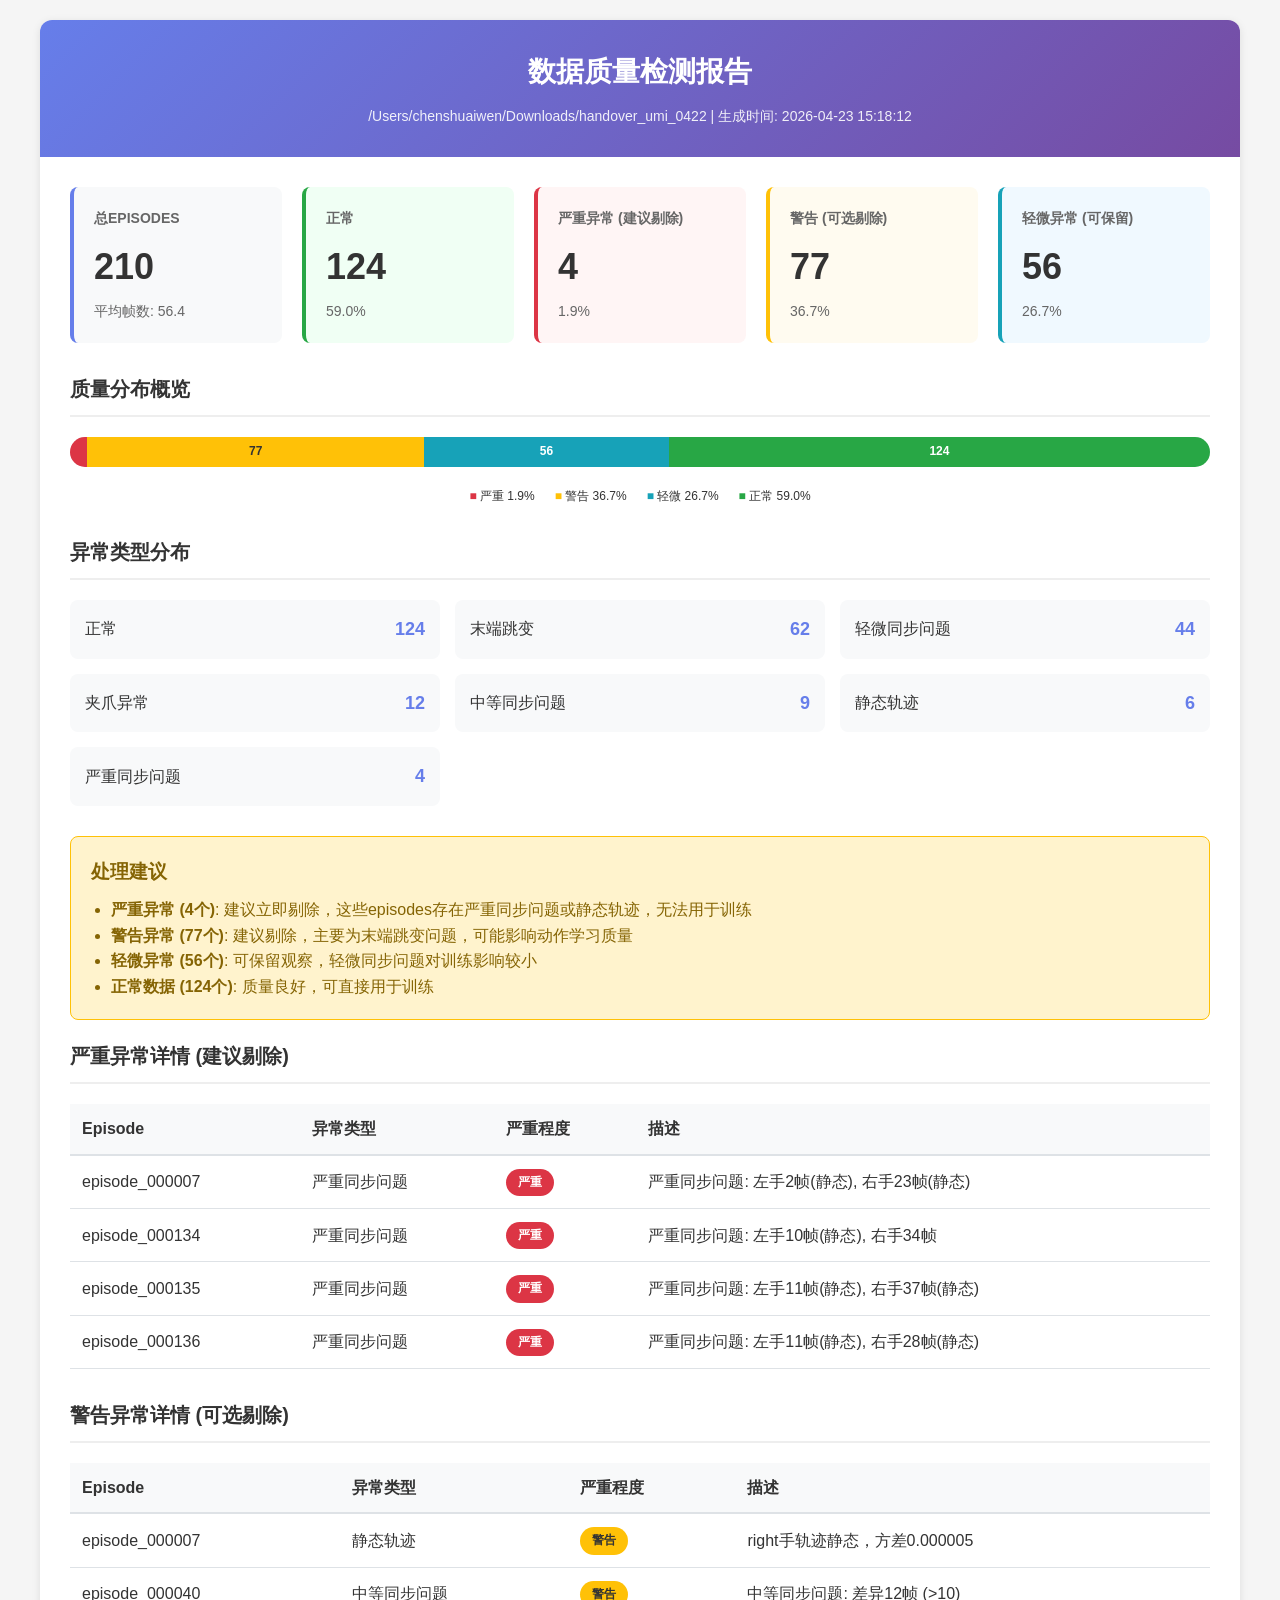
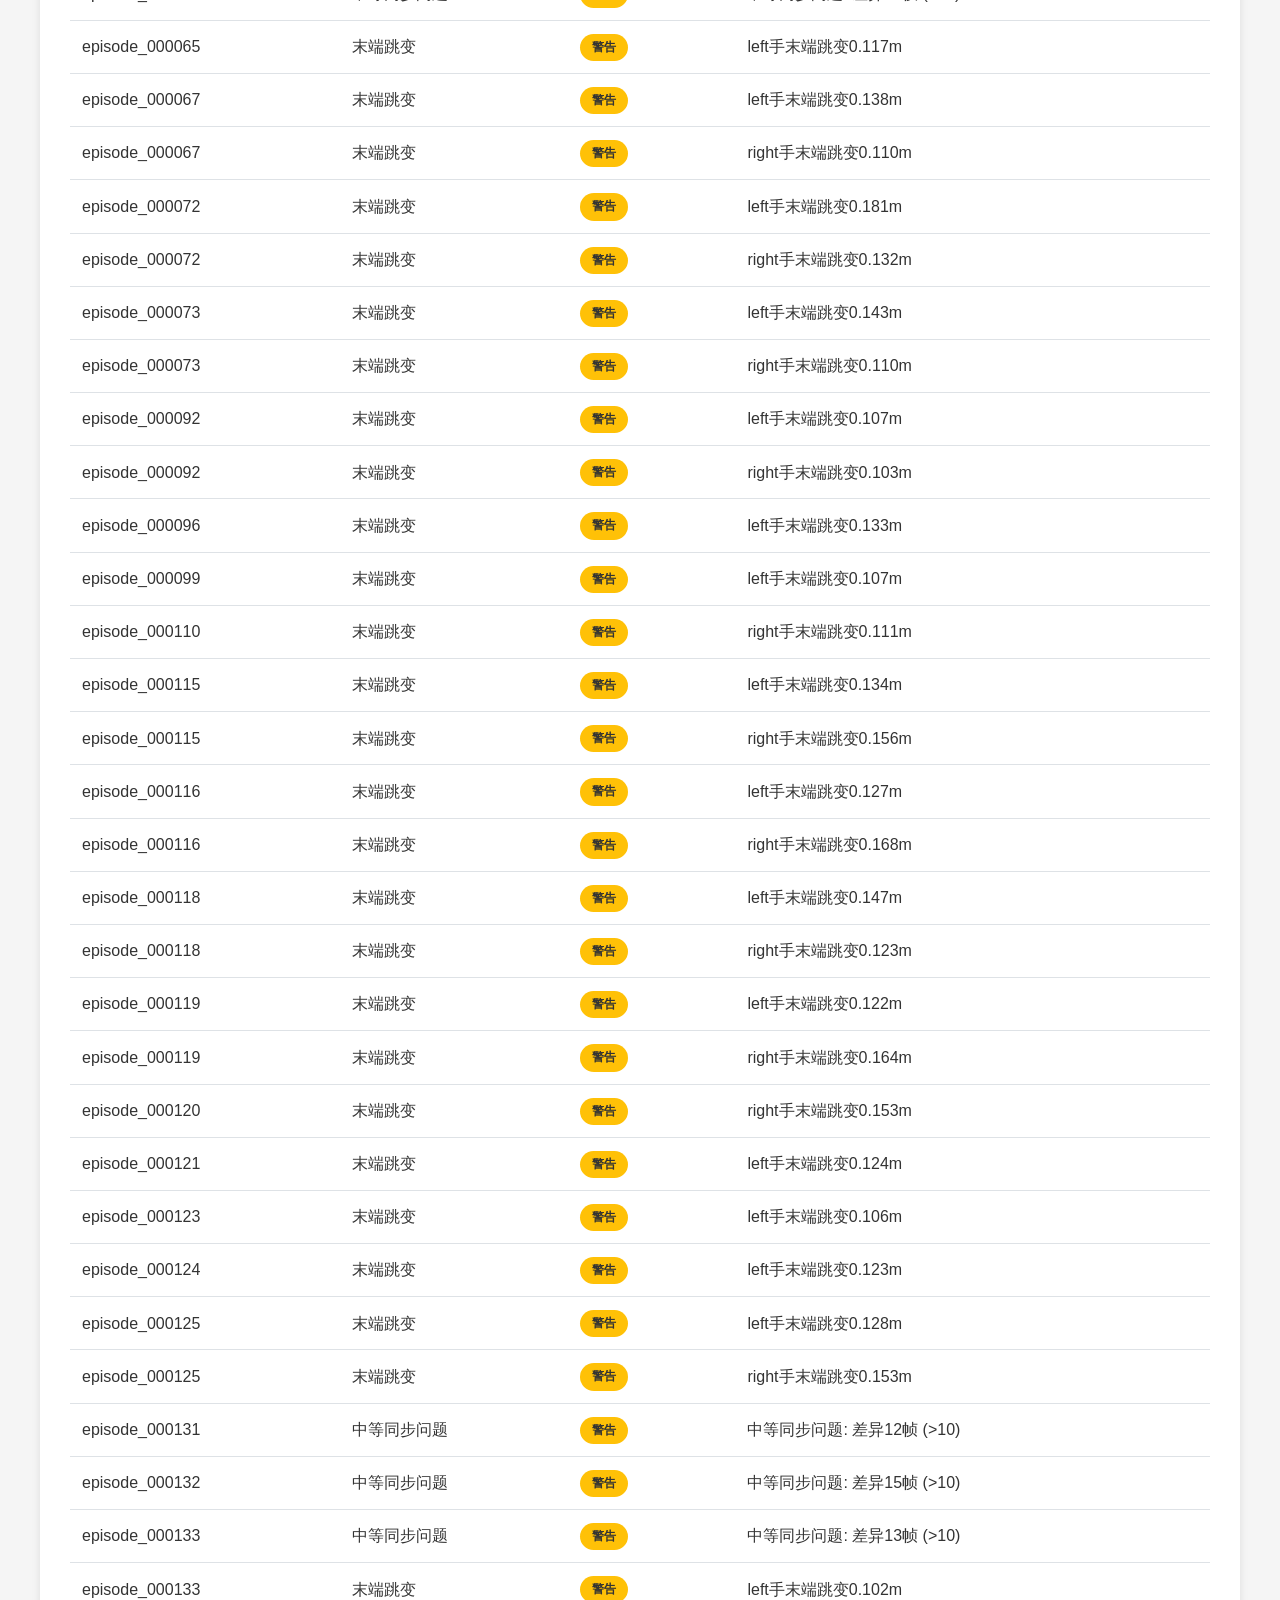
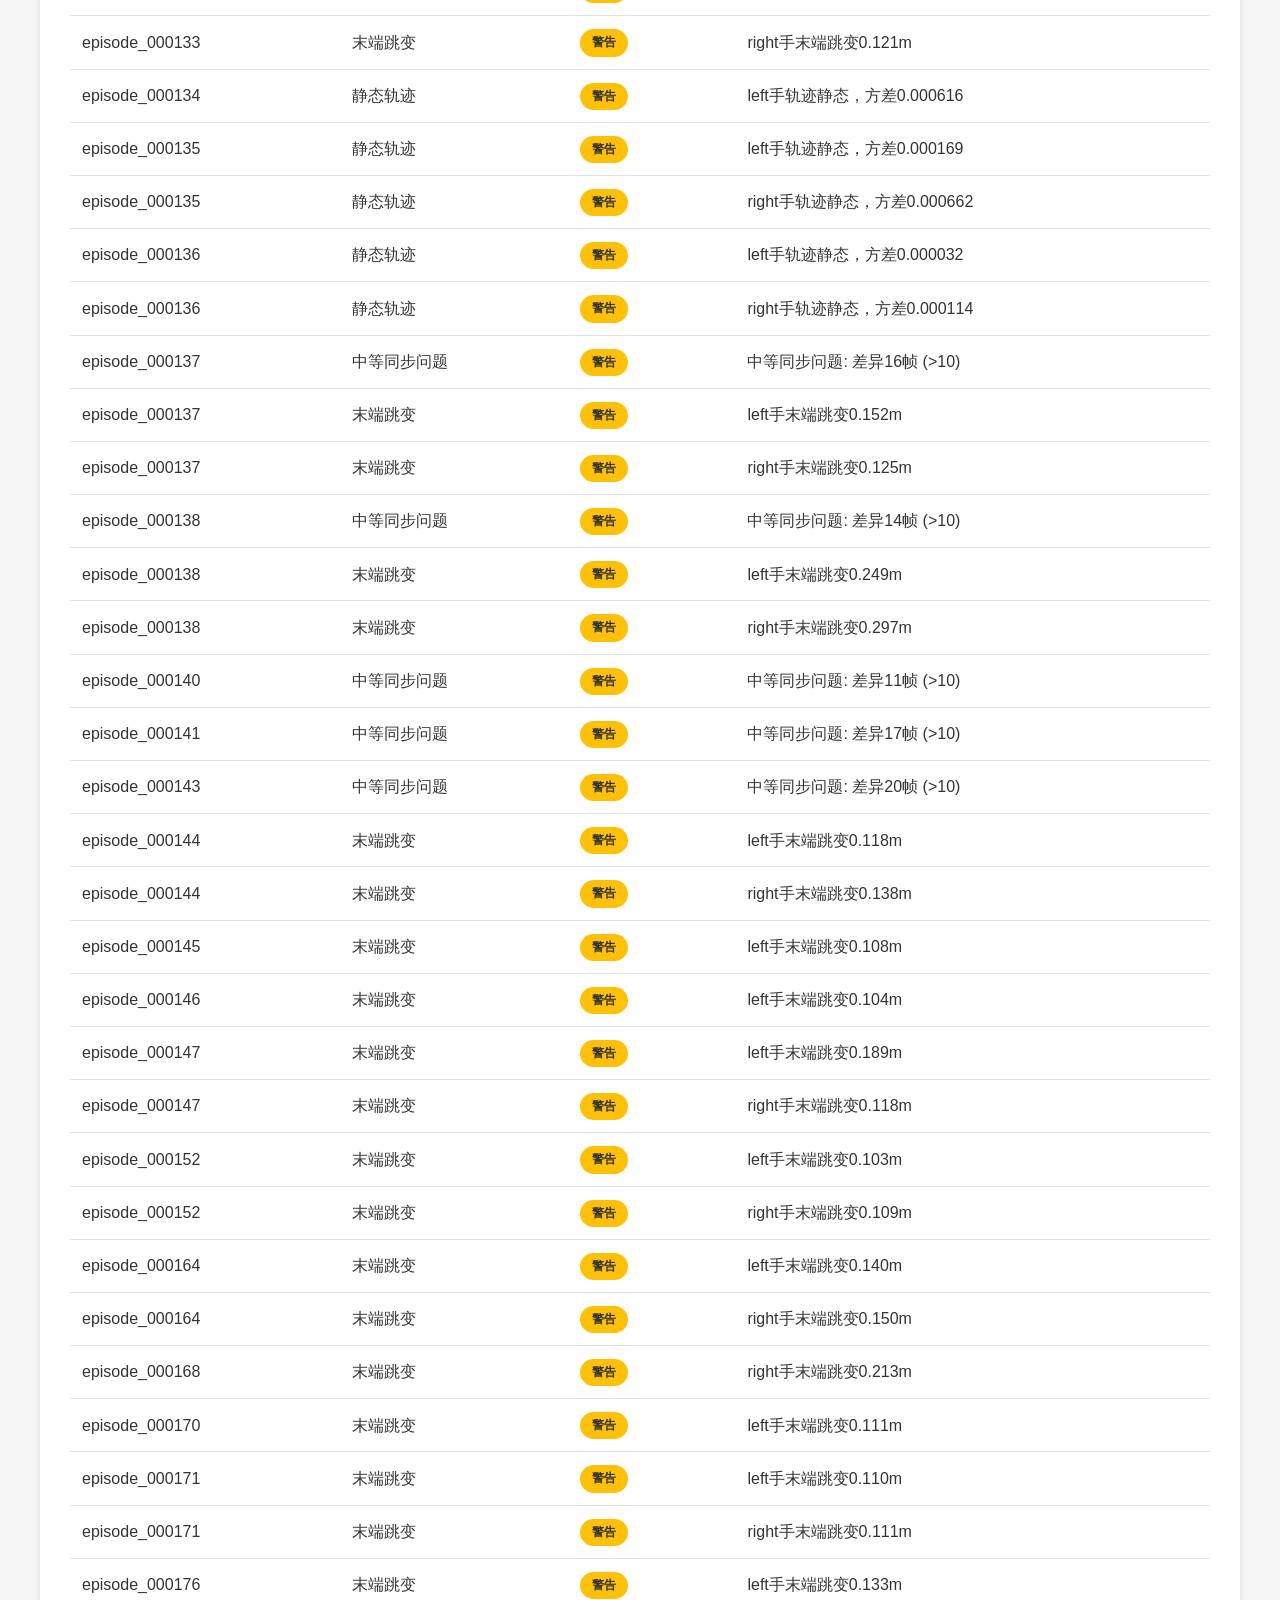
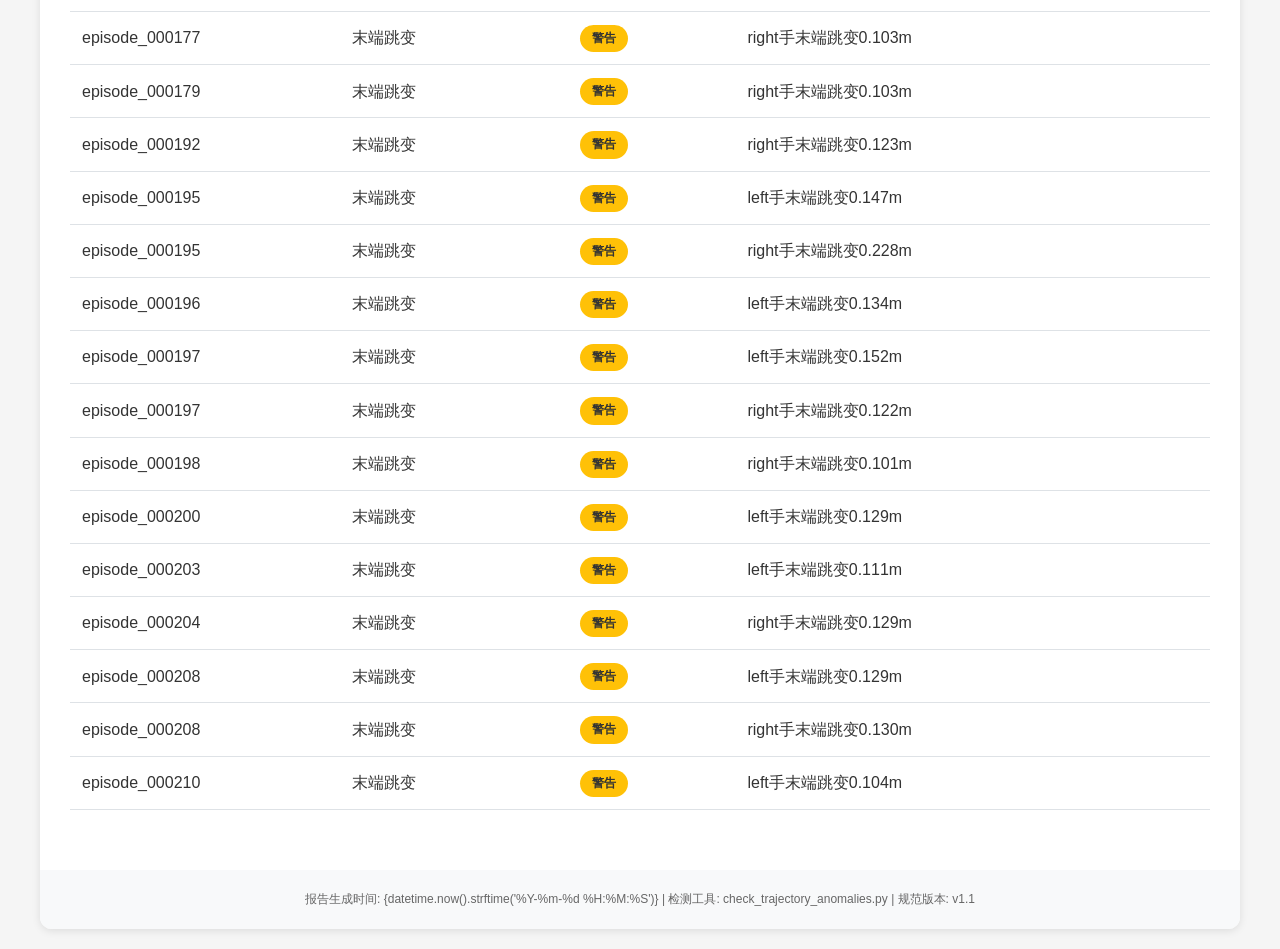
<file: anomaly_reports/trajectory_anomaly_visual.html>
<!DOCTYPE html>
<html lang="zh-CN">
<head>
    <meta charset="UTF-8">
    <meta name="viewport" content="width=device-width, initial-scale=1.0">
    <title>数据质量检测报告 - handover_umi_0422</title>
    <style>
        * {
            margin: 0;
            padding: 0;
            box-sizing: border-box;
        }
        body {
            font-family: -apple-system, BlinkMacSystemFont, 'Segoe UI', Roboto, 'Helvetica Neue', Arial, sans-serif;
            line-height: 1.6;
            color: #333;
            background: #f5f5f5;
            padding: 20px;
        }
        .container {
            max-width: 1200px;
            margin: 0 auto;
            background: white;
            border-radius: 12px;
            box-shadow: 0 2px 8px rgba(0,0,0,0.1);
            overflow: hidden;
        }
        .header {
            background: linear-gradient(135deg, #667eea 0%, #764ba2 100%);
            color: white;
            padding: 30px;
            text-align: center;
        }
        .header h1 {
            font-size: 28px;
            margin-bottom: 10px;
        }
        .header .subtitle {
            opacity: 0.9;
            font-size: 14px;
        }
        .content {
            padding: 30px;
        }
        .summary-cards {
            display: grid;
            grid-template-columns: repeat(auto-fit, minmax(200px, 1fr));
            gap: 20px;
            margin-bottom: 30px;
        }
        .card {
            background: #f8f9fa;
            border-radius: 8px;
            padding: 20px;
            border-left: 4px solid #667eea;
        }
        .card.critical {
            border-left-color: #dc3545;
            background: #fff5f5;
        }
        .card.warning {
            border-left-color: #ffc107;
            background: #fffbf0;
        }
        .card.minor {
            border-left-color: #17a2b8;
            background: #f0f9ff;
        }
        .card.ok {
            border-left-color: #28a745;
            background: #f0fff4;
        }
        .card h3 {
            font-size: 14px;
            color: #666;
            margin-bottom: 8px;
            text-transform: uppercase;
        }
        .card .number {
            font-size: 36px;
            font-weight: bold;
            color: #333;
            margin-bottom: 5px;
        }
        .card .percentage {
            font-size: 14px;
            color: #666;
        }
        .section {
            margin-bottom: 30px;
        }
        .section h2 {
            font-size: 20px;
            margin-bottom: 20px;
            padding-bottom: 10px;
            border-bottom: 2px solid #eee;
        }
        .anomaly-table {
            width: 100%;
            border-collapse: collapse;
            margin-top: 15px;
        }
        .anomaly-table th {
            background: #f8f9fa;
            padding: 12px;
            text-align: left;
            font-weight: 600;
            border-bottom: 2px solid #dee2e6;
        }
        .anomaly-table td {
            padding: 12px;
            border-bottom: 1px solid #dee2e6;
        }
        .anomaly-table tr:hover {
            background: #f8f9fa;
        }
        .badge {
            display: inline-block;
            padding: 4px 12px;
            border-radius: 20px;
            font-size: 12px;
            font-weight: 600;
            text-transform: uppercase;
        }
        .badge-critical {
            background: #dc3545;
            color: white;
        }
        .badge-warning {
            background: #ffc107;
            color: #333;
        }
        .badge-minor {
            background: #17a2b8;
            color: white;
        }
        .badge-ok {
            background: #28a745;
            color: white;
        }
        .progress-bar {
            width: 100%;
            height: 30px;
            background: #e9ecef;
            border-radius: 15px;
            overflow: hidden;
            margin: 20px 0;
            display: flex;
        }
        .progress-segment {
            height: 100%;
            display: flex;
            align-items: center;
            justify-content: center;
            color: white;
            font-size: 12px;
            font-weight: bold;
        }
        .progress-critical {
            background: #dc3545;
            width: 1.9%;
        }
        .progress-warning {
            background: #ffc107;
            color: #333;
            width: 36.7%;
        }
        .progress-minor {
            background: #17a2b8;
            width: 26.7%;
        }
        .progress-ok {
            background: #28a745;
            width: 59.0%;
        }
        .type-distribution {
            display: grid;
            grid-template-columns: repeat(auto-fit, minmax(300px, 1fr));
            gap: 15px;
            margin-top: 20px;
        }
        .type-item {
            display: flex;
            justify-content: space-between;
            padding: 15px;
            background: #f8f9fa;
            border-radius: 8px;
            align-items: center;
        }
        .type-name {
            font-weight: 500;
        }
        .type-count {
            font-size: 18px;
            font-weight: bold;
            color: #667eea;
        }
        .footer {
            background: #f8f9fa;
            padding: 20px;
            text-align: center;
            color: #666;
            font-size: 12px;
        }
        .recommendation {
            background: #fff3cd;
            border: 1px solid #ffc107;
            border-radius: 8px;
            padding: 20px;
            margin: 20px 0;
        }
        .recommendation h3 {
            color: #856404;
            margin-bottom: 10px;
        }
        .recommendation ul {
            margin-left: 20px;
            color: #856404;
        }
    </style>
</head>
<body>
    <div class="container">
        <div class="header">
            <h1>数据质量检测报告</h1>
            <div class="subtitle">/Users/chenshuaiwen/Downloads/handover_umi_0422 | 生成时间: 2026-04-23 15:18:12</div>
        </div>
        
        <div class="content">
            <!-- 统计卡片 -->
            <div class="summary-cards">
                <div class="card">
                    <h3>总Episodes</h3>
                    <div class="number">210</div>
                    <div class="percentage">平均帧数: 56.4</div>
                </div>
                <div class="card ok">
                    <h3>正常</h3>
                    <div class="number">124</div>
                    <div class="percentage">59.0%</div>
                </div>
                <div class="card critical">
                    <h3>严重异常 (建议剔除)</h3>
                    <div class="number">4</div>
                    <div class="percentage">1.9%</div>
                </div>
                <div class="card warning">
                    <h3>警告 (可选剔除)</h3>
                    <div class="number">77</div>
                    <div class="percentage">36.7%</div>
                </div>
                <div class="card minor">
                    <h3>轻微异常 (可保留)</h3>
                    <div class="number">56</div>
                    <div class="percentage">26.7%</div>
                </div>
            </div>
            
            <!-- 分布进度条 -->
            <div class="section">
                <h2>质量分布概览</h2>
                <div class="progress-bar">
                    <div class="progress-segment progress-critical" style="width: 1.9%" title="严重: 4"></div>
                    <div class="progress-segment progress-warning" style="width: 36.7%" title="警告: 77">77</div>
                    <div class="progress-segment progress-minor" style="width: 26.7%" title="轻微: 56">56</div>
                    <div class="progress-segment progress-ok" style="width: 59.0%" title="正常: 124">124</div>
                </div>
                <div style="display: flex; justify-content: center; gap: 20px; margin-top: 10px; font-size: 12px;">
                    <span><span style="color: #dc3545;">■</span> 严重 1.9%</span>
                    <span><span style="color: #ffc107;">■</span> 警告 36.7%</span>
                    <span><span style="color: #17a2b8;">■</span> 轻微 26.7%</span>
                    <span><span style="color: #28a745;">■</span> 正常 59.0%</span>
                </div>
            </div>
            
            <!-- 异常类型分布 -->
            <div class="section">
                <h2>异常类型分布</h2>
                <div class="type-distribution">

                    <div class="type-item">
                        <span class="type-name">正常</span>
                        <span class="type-count">124</span>
                    </div>

                    <div class="type-item">
                        <span class="type-name">末端跳变</span>
                        <span class="type-count">62</span>
                    </div>

                    <div class="type-item">
                        <span class="type-name">轻微同步问题</span>
                        <span class="type-count">44</span>
                    </div>

                    <div class="type-item">
                        <span class="type-name">夹爪异常</span>
                        <span class="type-count">12</span>
                    </div>

                    <div class="type-item">
                        <span class="type-name">中等同步问题</span>
                        <span class="type-count">9</span>
                    </div>

                    <div class="type-item">
                        <span class="type-name">静态轨迹</span>
                        <span class="type-count">6</span>
                    </div>

                    <div class="type-item">
                        <span class="type-name">严重同步问题</span>
                        <span class="type-count">4</span>
                    </div>

                </div>
            </div>
            
            <!-- 处理建议 -->
            <div class="recommendation">
                <h3>处理建议</h3>
                <ul>
<li><strong>严重异常 (4个)</strong>: 建议立即剔除，这些episodes存在严重同步问题或静态轨迹，无法用于训练</li><li><strong>警告异常 (77个)</strong>: 建议剔除，主要为末端跳变问题，可能影响动作学习质量</li><li><strong>轻微异常 (56个)</strong>: 可保留观察，轻微同步问题对训练影响较小</li>
                    <li><strong>正常数据 (124个)</strong>: 质量良好，可直接用于训练</li>
                </ul>
            </div>
            
            <!-- 严重异常列表 -->
            <div class="section">
                <h2>严重异常详情 (建议剔除)</h2>
                <table class="anomaly-table">
                    <thead>
                        <tr>
                            <th>Episode</th>
                            <th>异常类型</th>
                            <th>严重程度</th>
                            <th>描述</th>
                        </tr>
                    </thead>
                    <tbody>

                        <tr>
                            <td>episode_000007</td>
                            <td>严重同步问题</td>
                            <td><span class="badge badge-critical">严重</span></td>
                            <td>严重同步问题: 左手2帧(静态), 右手23帧(静态)</td>
                        </tr>

                        <tr>
                            <td>episode_000134</td>
                            <td>严重同步问题</td>
                            <td><span class="badge badge-critical">严重</span></td>
                            <td>严重同步问题: 左手10帧(静态), 右手34帧</td>
                        </tr>

                        <tr>
                            <td>episode_000135</td>
                            <td>严重同步问题</td>
                            <td><span class="badge badge-critical">严重</span></td>
                            <td>严重同步问题: 左手11帧(静态), 右手37帧(静态)</td>
                        </tr>

                        <tr>
                            <td>episode_000136</td>
                            <td>严重同步问题</td>
                            <td><span class="badge badge-critical">严重</span></td>
                            <td>严重同步问题: 左手11帧(静态), 右手28帧(静态)</td>
                        </tr>

                    </tbody>
                </table>
            </div>
            
            <!-- 警告异常列表 -->
            <div class="section">
                <h2>警告异常详情 (可选剔除)</h2>
                <table class="anomaly-table">
                    <thead>
                        <tr>
                            <th>Episode</th>
                            <th>异常类型</th>
                            <th>严重程度</th>
                            <th>描述</th>
                        </tr>
                    </thead>
                    <tbody>

                        <tr>
                            <td>episode_000007</td>
                            <td>静态轨迹</td>
                            <td><span class="badge badge-warning">警告</span></td>
                            <td>right手轨迹静态，方差0.000005</td>
                        </tr>

                        <tr>
                            <td>episode_000040</td>
                            <td>中等同步问题</td>
                            <td><span class="badge badge-warning">警告</span></td>
                            <td>中等同步问题: 差异12帧 (>10)</td>
                        </tr>

                        <tr>
                            <td>episode_000065</td>
                            <td>末端跳变</td>
                            <td><span class="badge badge-warning">警告</span></td>
                            <td>left手末端跳变0.117m</td>
                        </tr>

                        <tr>
                            <td>episode_000067</td>
                            <td>末端跳变</td>
                            <td><span class="badge badge-warning">警告</span></td>
                            <td>left手末端跳变0.138m</td>
                        </tr>

                        <tr>
                            <td>episode_000067</td>
                            <td>末端跳变</td>
                            <td><span class="badge badge-warning">警告</span></td>
                            <td>right手末端跳变0.110m</td>
                        </tr>

                        <tr>
                            <td>episode_000072</td>
                            <td>末端跳变</td>
                            <td><span class="badge badge-warning">警告</span></td>
                            <td>left手末端跳变0.181m</td>
                        </tr>

                        <tr>
                            <td>episode_000072</td>
                            <td>末端跳变</td>
                            <td><span class="badge badge-warning">警告</span></td>
                            <td>right手末端跳变0.132m</td>
                        </tr>

                        <tr>
                            <td>episode_000073</td>
                            <td>末端跳变</td>
                            <td><span class="badge badge-warning">警告</span></td>
                            <td>left手末端跳变0.143m</td>
                        </tr>

                        <tr>
                            <td>episode_000073</td>
                            <td>末端跳变</td>
                            <td><span class="badge badge-warning">警告</span></td>
                            <td>right手末端跳变0.110m</td>
                        </tr>

                        <tr>
                            <td>episode_000092</td>
                            <td>末端跳变</td>
                            <td><span class="badge badge-warning">警告</span></td>
                            <td>left手末端跳变0.107m</td>
                        </tr>

                        <tr>
                            <td>episode_000092</td>
                            <td>末端跳变</td>
                            <td><span class="badge badge-warning">警告</span></td>
                            <td>right手末端跳变0.103m</td>
                        </tr>

                        <tr>
                            <td>episode_000096</td>
                            <td>末端跳变</td>
                            <td><span class="badge badge-warning">警告</span></td>
                            <td>left手末端跳变0.133m</td>
                        </tr>

                        <tr>
                            <td>episode_000099</td>
                            <td>末端跳变</td>
                            <td><span class="badge badge-warning">警告</span></td>
                            <td>left手末端跳变0.107m</td>
                        </tr>

                        <tr>
                            <td>episode_000110</td>
                            <td>末端跳变</td>
                            <td><span class="badge badge-warning">警告</span></td>
                            <td>right手末端跳变0.111m</td>
                        </tr>

                        <tr>
                            <td>episode_000115</td>
                            <td>末端跳变</td>
                            <td><span class="badge badge-warning">警告</span></td>
                            <td>left手末端跳变0.134m</td>
                        </tr>

                        <tr>
                            <td>episode_000115</td>
                            <td>末端跳变</td>
                            <td><span class="badge badge-warning">警告</span></td>
                            <td>right手末端跳变0.156m</td>
                        </tr>

                        <tr>
                            <td>episode_000116</td>
                            <td>末端跳变</td>
                            <td><span class="badge badge-warning">警告</span></td>
                            <td>left手末端跳变0.127m</td>
                        </tr>

                        <tr>
                            <td>episode_000116</td>
                            <td>末端跳变</td>
                            <td><span class="badge badge-warning">警告</span></td>
                            <td>right手末端跳变0.168m</td>
                        </tr>

                        <tr>
                            <td>episode_000118</td>
                            <td>末端跳变</td>
                            <td><span class="badge badge-warning">警告</span></td>
                            <td>left手末端跳变0.147m</td>
                        </tr>

                        <tr>
                            <td>episode_000118</td>
                            <td>末端跳变</td>
                            <td><span class="badge badge-warning">警告</span></td>
                            <td>right手末端跳变0.123m</td>
                        </tr>

                        <tr>
                            <td>episode_000119</td>
                            <td>末端跳变</td>
                            <td><span class="badge badge-warning">警告</span></td>
                            <td>left手末端跳变0.122m</td>
                        </tr>

                        <tr>
                            <td>episode_000119</td>
                            <td>末端跳变</td>
                            <td><span class="badge badge-warning">警告</span></td>
                            <td>right手末端跳变0.164m</td>
                        </tr>

                        <tr>
                            <td>episode_000120</td>
                            <td>末端跳变</td>
                            <td><span class="badge badge-warning">警告</span></td>
                            <td>right手末端跳变0.153m</td>
                        </tr>

                        <tr>
                            <td>episode_000121</td>
                            <td>末端跳变</td>
                            <td><span class="badge badge-warning">警告</span></td>
                            <td>left手末端跳变0.124m</td>
                        </tr>

                        <tr>
                            <td>episode_000123</td>
                            <td>末端跳变</td>
                            <td><span class="badge badge-warning">警告</span></td>
                            <td>left手末端跳变0.106m</td>
                        </tr>

                        <tr>
                            <td>episode_000124</td>
                            <td>末端跳变</td>
                            <td><span class="badge badge-warning">警告</span></td>
                            <td>left手末端跳变0.123m</td>
                        </tr>

                        <tr>
                            <td>episode_000125</td>
                            <td>末端跳变</td>
                            <td><span class="badge badge-warning">警告</span></td>
                            <td>left手末端跳变0.128m</td>
                        </tr>

                        <tr>
                            <td>episode_000125</td>
                            <td>末端跳变</td>
                            <td><span class="badge badge-warning">警告</span></td>
                            <td>right手末端跳变0.153m</td>
                        </tr>

                        <tr>
                            <td>episode_000131</td>
                            <td>中等同步问题</td>
                            <td><span class="badge badge-warning">警告</span></td>
                            <td>中等同步问题: 差异12帧 (>10)</td>
                        </tr>

                        <tr>
                            <td>episode_000132</td>
                            <td>中等同步问题</td>
                            <td><span class="badge badge-warning">警告</span></td>
                            <td>中等同步问题: 差异15帧 (>10)</td>
                        </tr>

                        <tr>
                            <td>episode_000133</td>
                            <td>中等同步问题</td>
                            <td><span class="badge badge-warning">警告</span></td>
                            <td>中等同步问题: 差异13帧 (>10)</td>
                        </tr>

                        <tr>
                            <td>episode_000133</td>
                            <td>末端跳变</td>
                            <td><span class="badge badge-warning">警告</span></td>
                            <td>left手末端跳变0.102m</td>
                        </tr>

                        <tr>
                            <td>episode_000133</td>
                            <td>末端跳变</td>
                            <td><span class="badge badge-warning">警告</span></td>
                            <td>right手末端跳变0.121m</td>
                        </tr>

                        <tr>
                            <td>episode_000134</td>
                            <td>静态轨迹</td>
                            <td><span class="badge badge-warning">警告</span></td>
                            <td>left手轨迹静态，方差0.000616</td>
                        </tr>

                        <tr>
                            <td>episode_000135</td>
                            <td>静态轨迹</td>
                            <td><span class="badge badge-warning">警告</span></td>
                            <td>left手轨迹静态，方差0.000169</td>
                        </tr>

                        <tr>
                            <td>episode_000135</td>
                            <td>静态轨迹</td>
                            <td><span class="badge badge-warning">警告</span></td>
                            <td>right手轨迹静态，方差0.000662</td>
                        </tr>

                        <tr>
                            <td>episode_000136</td>
                            <td>静态轨迹</td>
                            <td><span class="badge badge-warning">警告</span></td>
                            <td>left手轨迹静态，方差0.000032</td>
                        </tr>

                        <tr>
                            <td>episode_000136</td>
                            <td>静态轨迹</td>
                            <td><span class="badge badge-warning">警告</span></td>
                            <td>right手轨迹静态，方差0.000114</td>
                        </tr>

                        <tr>
                            <td>episode_000137</td>
                            <td>中等同步问题</td>
                            <td><span class="badge badge-warning">警告</span></td>
                            <td>中等同步问题: 差异16帧 (>10)</td>
                        </tr>

                        <tr>
                            <td>episode_000137</td>
                            <td>末端跳变</td>
                            <td><span class="badge badge-warning">警告</span></td>
                            <td>left手末端跳变0.152m</td>
                        </tr>

                        <tr>
                            <td>episode_000137</td>
                            <td>末端跳变</td>
                            <td><span class="badge badge-warning">警告</span></td>
                            <td>right手末端跳变0.125m</td>
                        </tr>

                        <tr>
                            <td>episode_000138</td>
                            <td>中等同步问题</td>
                            <td><span class="badge badge-warning">警告</span></td>
                            <td>中等同步问题: 差异14帧 (>10)</td>
                        </tr>

                        <tr>
                            <td>episode_000138</td>
                            <td>末端跳变</td>
                            <td><span class="badge badge-warning">警告</span></td>
                            <td>left手末端跳变0.249m</td>
                        </tr>

                        <tr>
                            <td>episode_000138</td>
                            <td>末端跳变</td>
                            <td><span class="badge badge-warning">警告</span></td>
                            <td>right手末端跳变0.297m</td>
                        </tr>

                        <tr>
                            <td>episode_000140</td>
                            <td>中等同步问题</td>
                            <td><span class="badge badge-warning">警告</span></td>
                            <td>中等同步问题: 差异11帧 (>10)</td>
                        </tr>

                        <tr>
                            <td>episode_000141</td>
                            <td>中等同步问题</td>
                            <td><span class="badge badge-warning">警告</span></td>
                            <td>中等同步问题: 差异17帧 (>10)</td>
                        </tr>

                        <tr>
                            <td>episode_000143</td>
                            <td>中等同步问题</td>
                            <td><span class="badge badge-warning">警告</span></td>
                            <td>中等同步问题: 差异20帧 (>10)</td>
                        </tr>

                        <tr>
                            <td>episode_000144</td>
                            <td>末端跳变</td>
                            <td><span class="badge badge-warning">警告</span></td>
                            <td>left手末端跳变0.118m</td>
                        </tr>

                        <tr>
                            <td>episode_000144</td>
                            <td>末端跳变</td>
                            <td><span class="badge badge-warning">警告</span></td>
                            <td>right手末端跳变0.138m</td>
                        </tr>

                        <tr>
                            <td>episode_000145</td>
                            <td>末端跳变</td>
                            <td><span class="badge badge-warning">警告</span></td>
                            <td>left手末端跳变0.108m</td>
                        </tr>

                        <tr>
                            <td>episode_000146</td>
                            <td>末端跳变</td>
                            <td><span class="badge badge-warning">警告</span></td>
                            <td>left手末端跳变0.104m</td>
                        </tr>

                        <tr>
                            <td>episode_000147</td>
                            <td>末端跳变</td>
                            <td><span class="badge badge-warning">警告</span></td>
                            <td>left手末端跳变0.189m</td>
                        </tr>

                        <tr>
                            <td>episode_000147</td>
                            <td>末端跳变</td>
                            <td><span class="badge badge-warning">警告</span></td>
                            <td>right手末端跳变0.118m</td>
                        </tr>

                        <tr>
                            <td>episode_000152</td>
                            <td>末端跳变</td>
                            <td><span class="badge badge-warning">警告</span></td>
                            <td>left手末端跳变0.103m</td>
                        </tr>

                        <tr>
                            <td>episode_000152</td>
                            <td>末端跳变</td>
                            <td><span class="badge badge-warning">警告</span></td>
                            <td>right手末端跳变0.109m</td>
                        </tr>

                        <tr>
                            <td>episode_000164</td>
                            <td>末端跳变</td>
                            <td><span class="badge badge-warning">警告</span></td>
                            <td>left手末端跳变0.140m</td>
                        </tr>

                        <tr>
                            <td>episode_000164</td>
                            <td>末端跳变</td>
                            <td><span class="badge badge-warning">警告</span></td>
                            <td>right手末端跳变0.150m</td>
                        </tr>

                        <tr>
                            <td>episode_000168</td>
                            <td>末端跳变</td>
                            <td><span class="badge badge-warning">警告</span></td>
                            <td>right手末端跳变0.213m</td>
                        </tr>

                        <tr>
                            <td>episode_000170</td>
                            <td>末端跳变</td>
                            <td><span class="badge badge-warning">警告</span></td>
                            <td>left手末端跳变0.111m</td>
                        </tr>

                        <tr>
                            <td>episode_000171</td>
                            <td>末端跳变</td>
                            <td><span class="badge badge-warning">警告</span></td>
                            <td>left手末端跳变0.110m</td>
                        </tr>

                        <tr>
                            <td>episode_000171</td>
                            <td>末端跳变</td>
                            <td><span class="badge badge-warning">警告</span></td>
                            <td>right手末端跳变0.111m</td>
                        </tr>

                        <tr>
                            <td>episode_000176</td>
                            <td>末端跳变</td>
                            <td><span class="badge badge-warning">警告</span></td>
                            <td>left手末端跳变0.133m</td>
                        </tr>

                        <tr>
                            <td>episode_000177</td>
                            <td>末端跳变</td>
                            <td><span class="badge badge-warning">警告</span></td>
                            <td>right手末端跳变0.103m</td>
                        </tr>

                        <tr>
                            <td>episode_000179</td>
                            <td>末端跳变</td>
                            <td><span class="badge badge-warning">警告</span></td>
                            <td>right手末端跳变0.103m</td>
                        </tr>

                        <tr>
                            <td>episode_000192</td>
                            <td>末端跳变</td>
                            <td><span class="badge badge-warning">警告</span></td>
                            <td>right手末端跳变0.123m</td>
                        </tr>

                        <tr>
                            <td>episode_000195</td>
                            <td>末端跳变</td>
                            <td><span class="badge badge-warning">警告</span></td>
                            <td>left手末端跳变0.147m</td>
                        </tr>

                        <tr>
                            <td>episode_000195</td>
                            <td>末端跳变</td>
                            <td><span class="badge badge-warning">警告</span></td>
                            <td>right手末端跳变0.228m</td>
                        </tr>

                        <tr>
                            <td>episode_000196</td>
                            <td>末端跳变</td>
                            <td><span class="badge badge-warning">警告</span></td>
                            <td>left手末端跳变0.134m</td>
                        </tr>

                        <tr>
                            <td>episode_000197</td>
                            <td>末端跳变</td>
                            <td><span class="badge badge-warning">警告</span></td>
                            <td>left手末端跳变0.152m</td>
                        </tr>

                        <tr>
                            <td>episode_000197</td>
                            <td>末端跳变</td>
                            <td><span class="badge badge-warning">警告</span></td>
                            <td>right手末端跳变0.122m</td>
                        </tr>

                        <tr>
                            <td>episode_000198</td>
                            <td>末端跳变</td>
                            <td><span class="badge badge-warning">警告</span></td>
                            <td>right手末端跳变0.101m</td>
                        </tr>

                        <tr>
                            <td>episode_000200</td>
                            <td>末端跳变</td>
                            <td><span class="badge badge-warning">警告</span></td>
                            <td>left手末端跳变0.129m</td>
                        </tr>

                        <tr>
                            <td>episode_000203</td>
                            <td>末端跳变</td>
                            <td><span class="badge badge-warning">警告</span></td>
                            <td>left手末端跳变0.111m</td>
                        </tr>

                        <tr>
                            <td>episode_000204</td>
                            <td>末端跳变</td>
                            <td><span class="badge badge-warning">警告</span></td>
                            <td>right手末端跳变0.129m</td>
                        </tr>

                        <tr>
                            <td>episode_000208</td>
                            <td>末端跳变</td>
                            <td><span class="badge badge-warning">警告</span></td>
                            <td>left手末端跳变0.129m</td>
                        </tr>

                        <tr>
                            <td>episode_000208</td>
                            <td>末端跳变</td>
                            <td><span class="badge badge-warning">警告</span></td>
                            <td>right手末端跳变0.130m</td>
                        </tr>

                        <tr>
                            <td>episode_000210</td>
                            <td>末端跳变</td>
                            <td><span class="badge badge-warning">警告</span></td>
                            <td>left手末端跳变0.104m</td>
                        </tr>

                    </tbody>
                </table>
            </div>
        </div>
        
        <div class="footer">
            报告生成时间: {datetime.now().strftime('%Y-%m-%d %H:%M:%S')} | 
            检测工具: check_trajectory_anomalies.py | 
            规范版本: v1.1
        </div>
    </div>
</body>
</html>
</file>
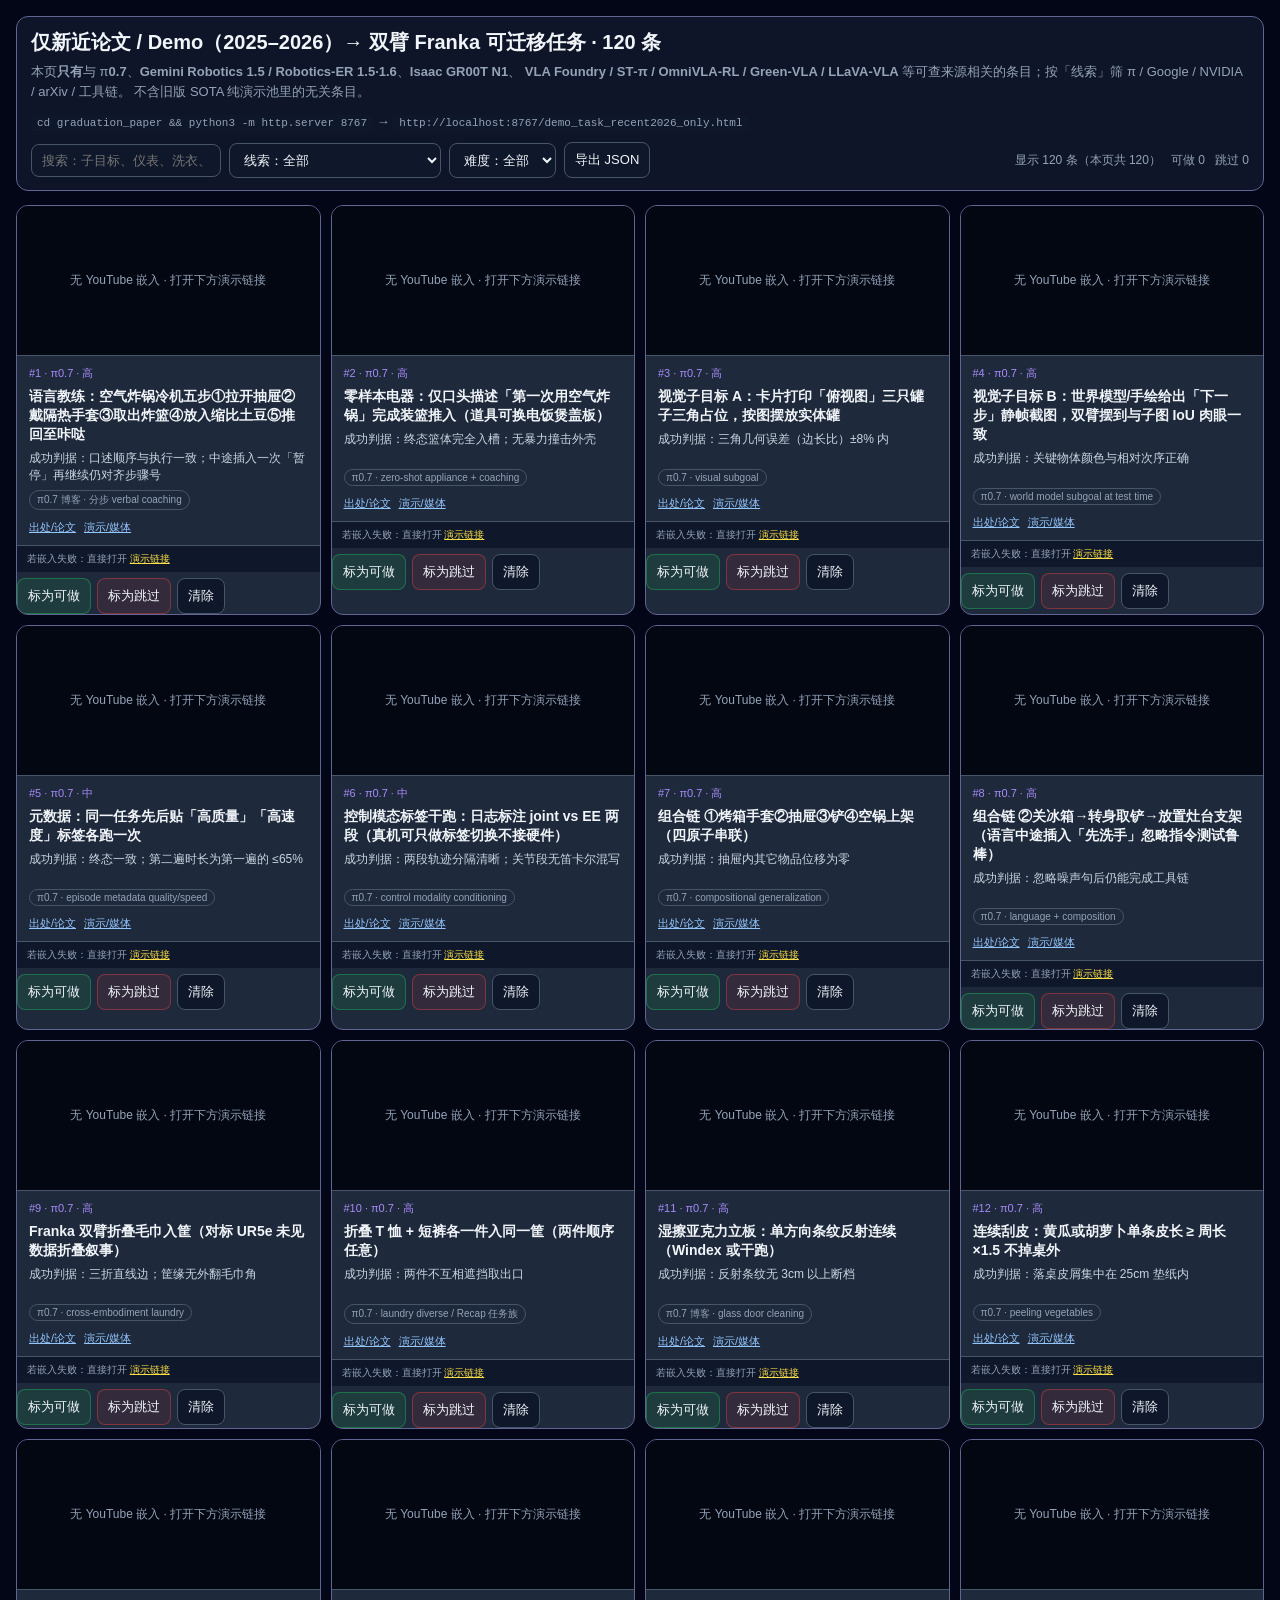
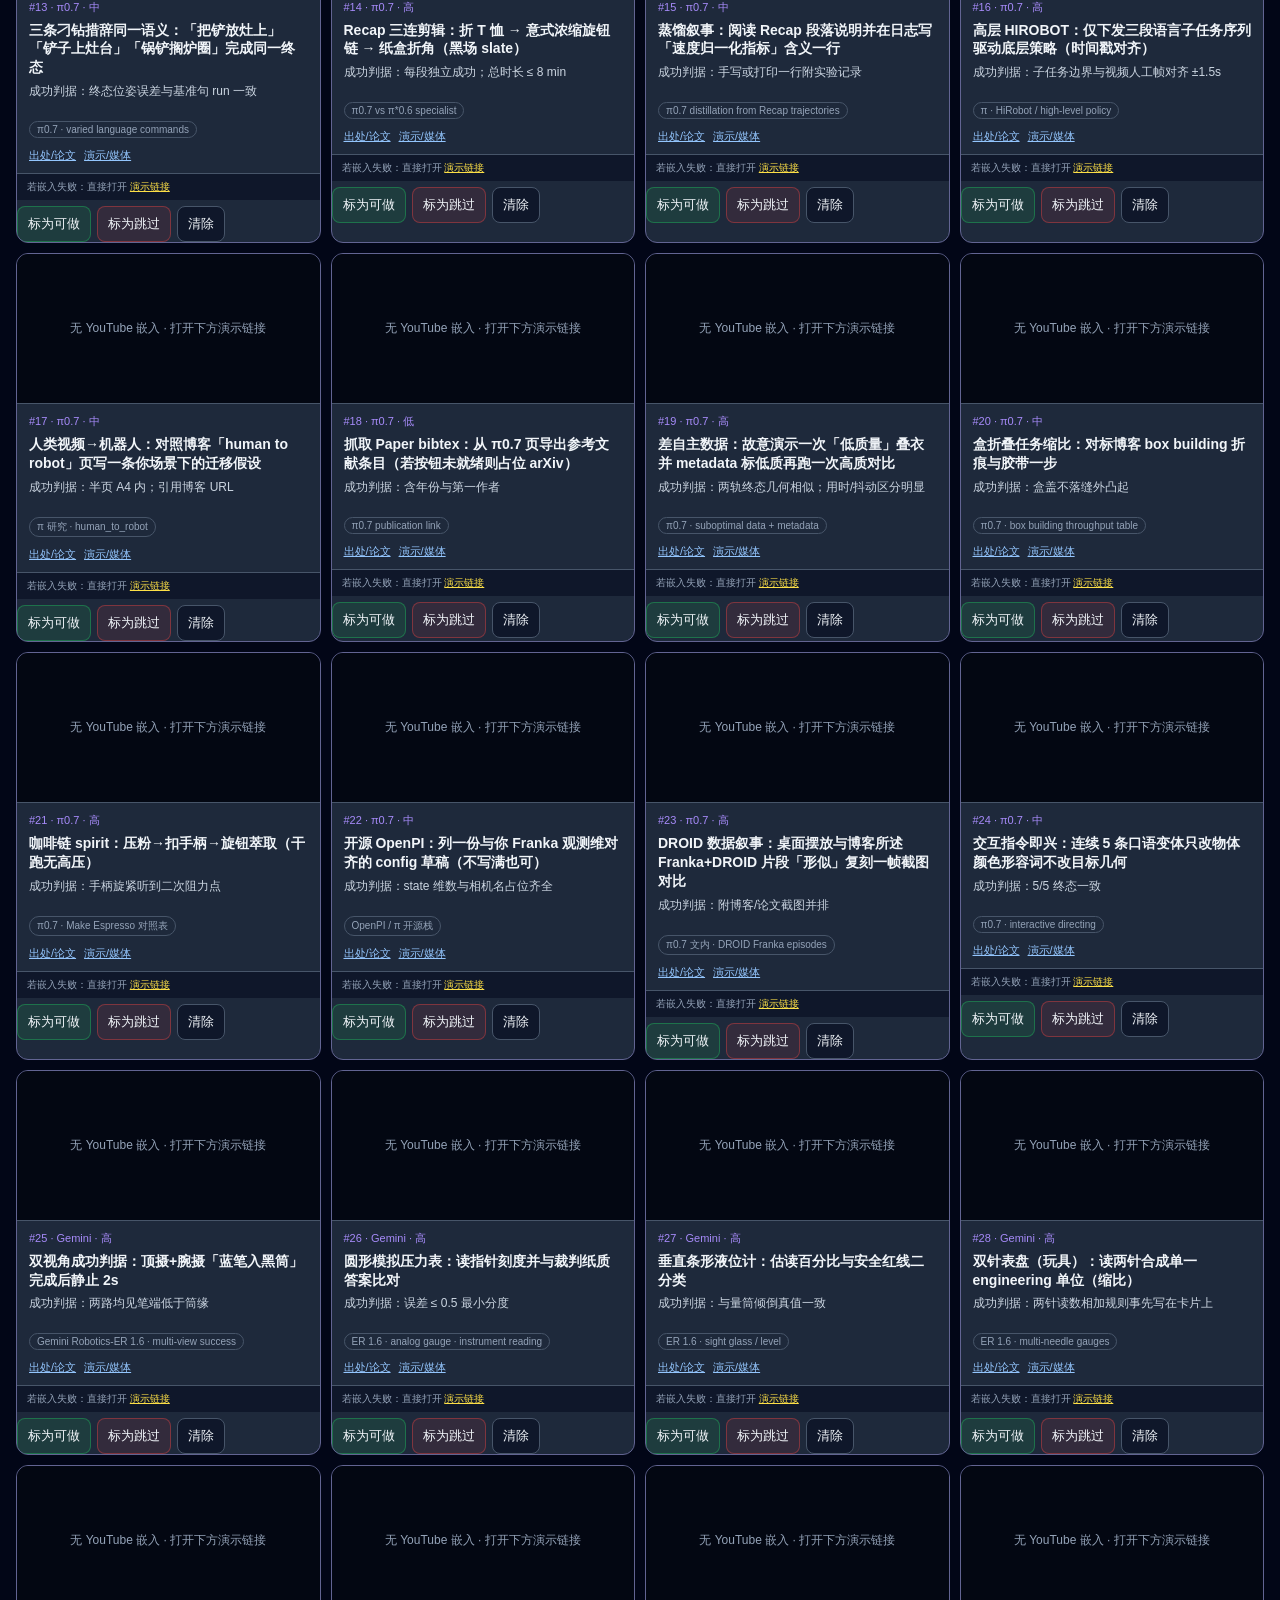
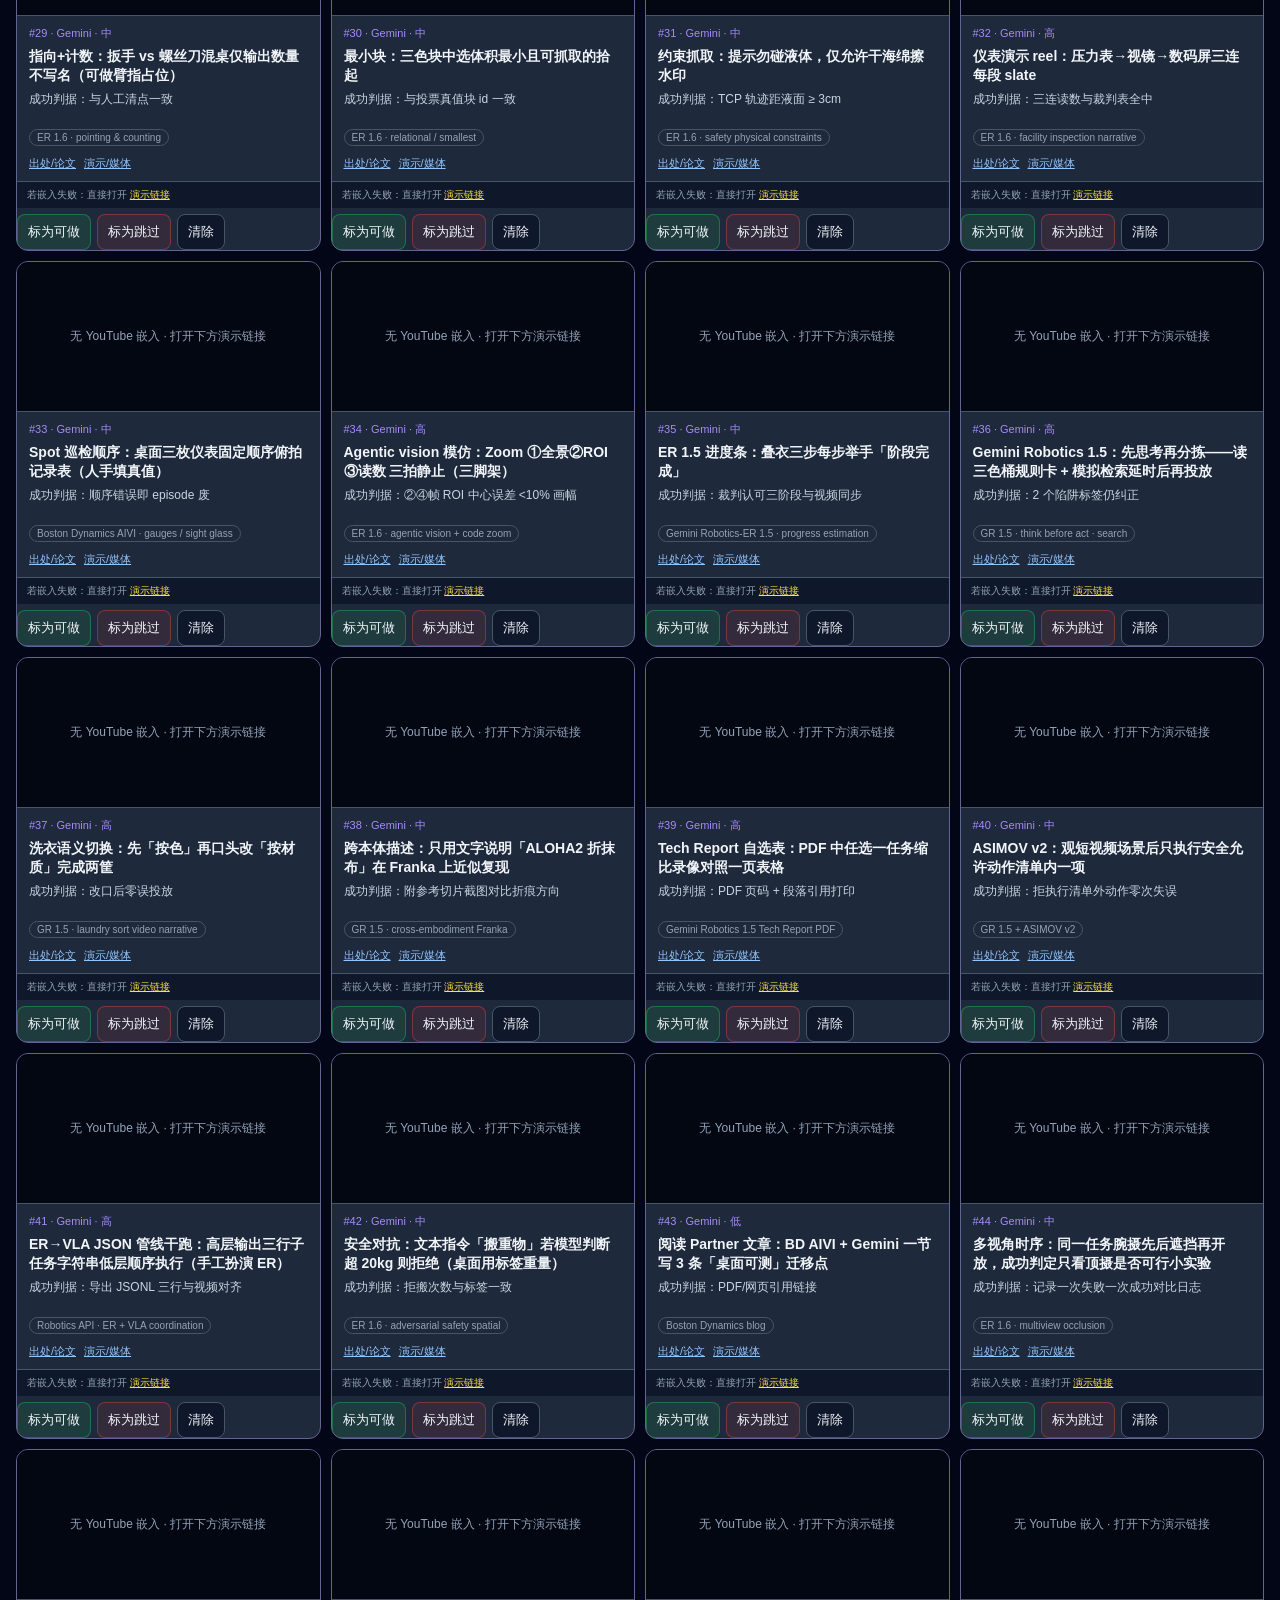
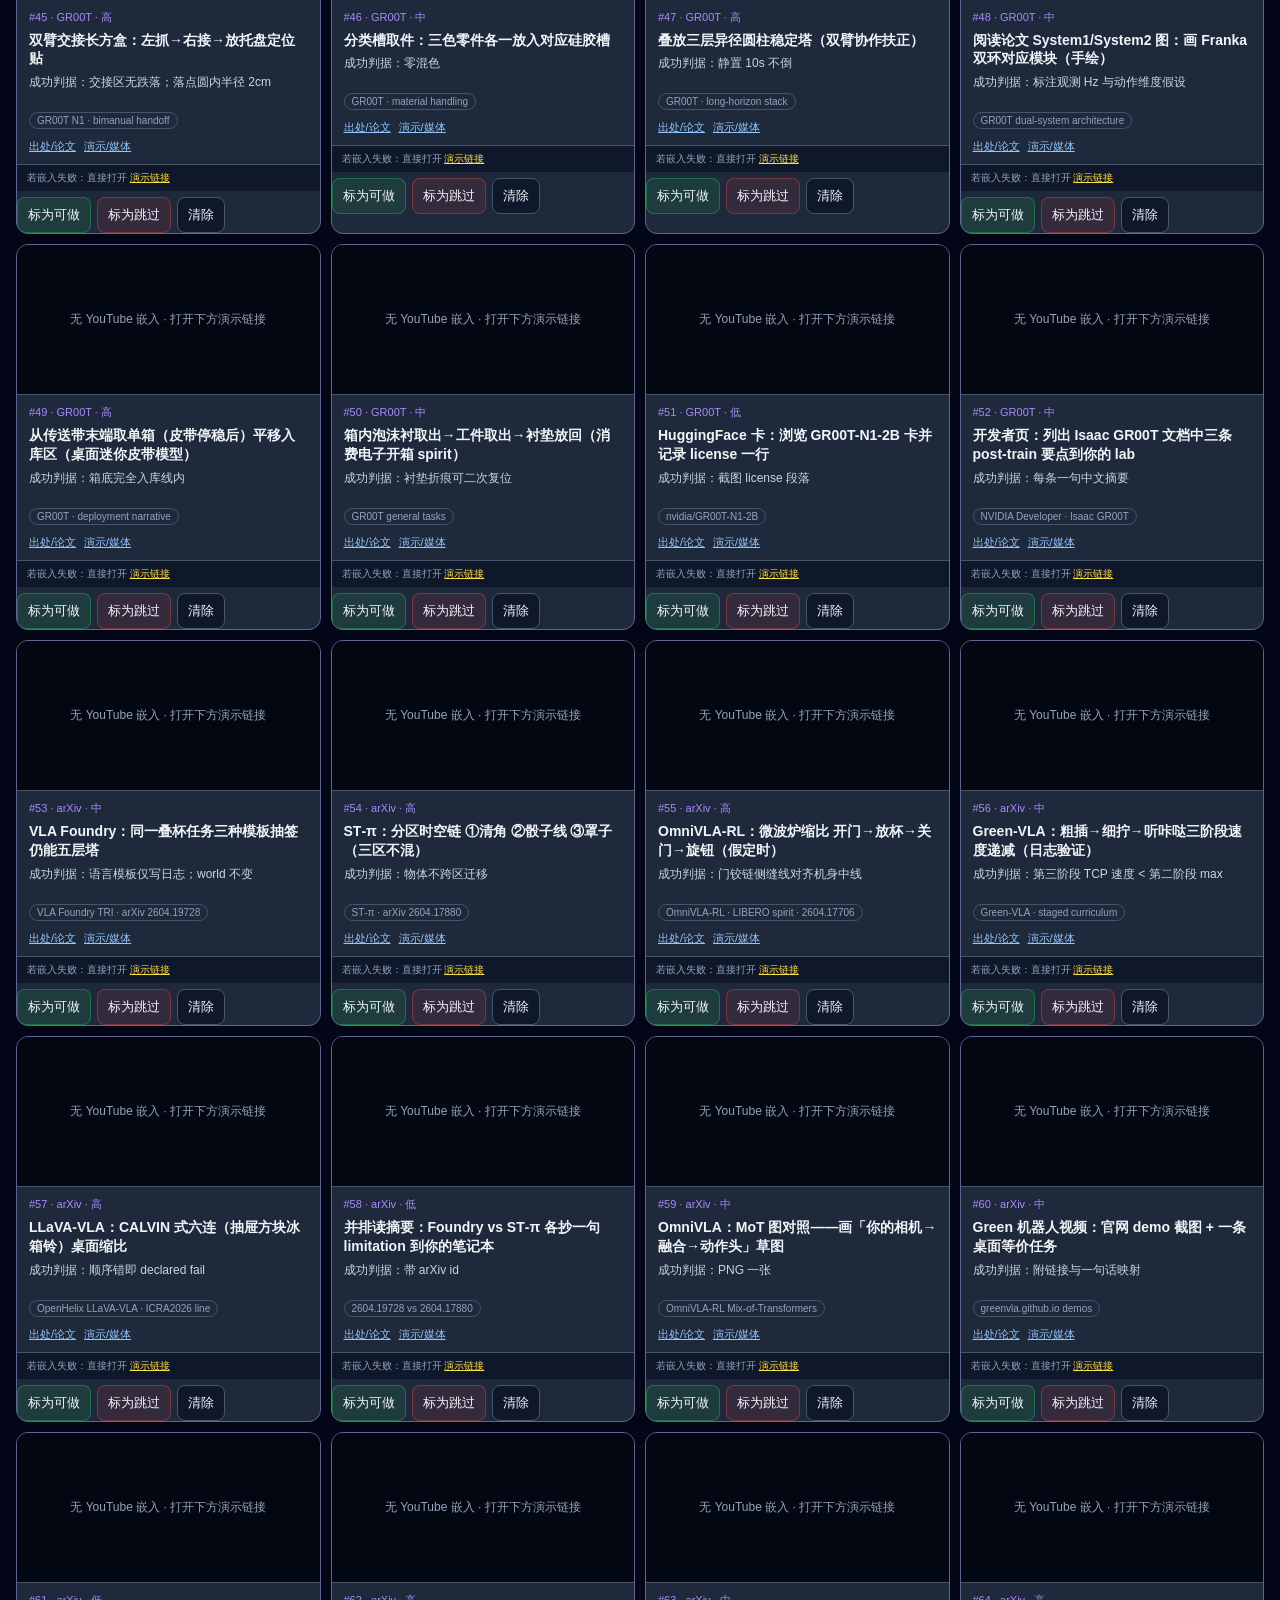
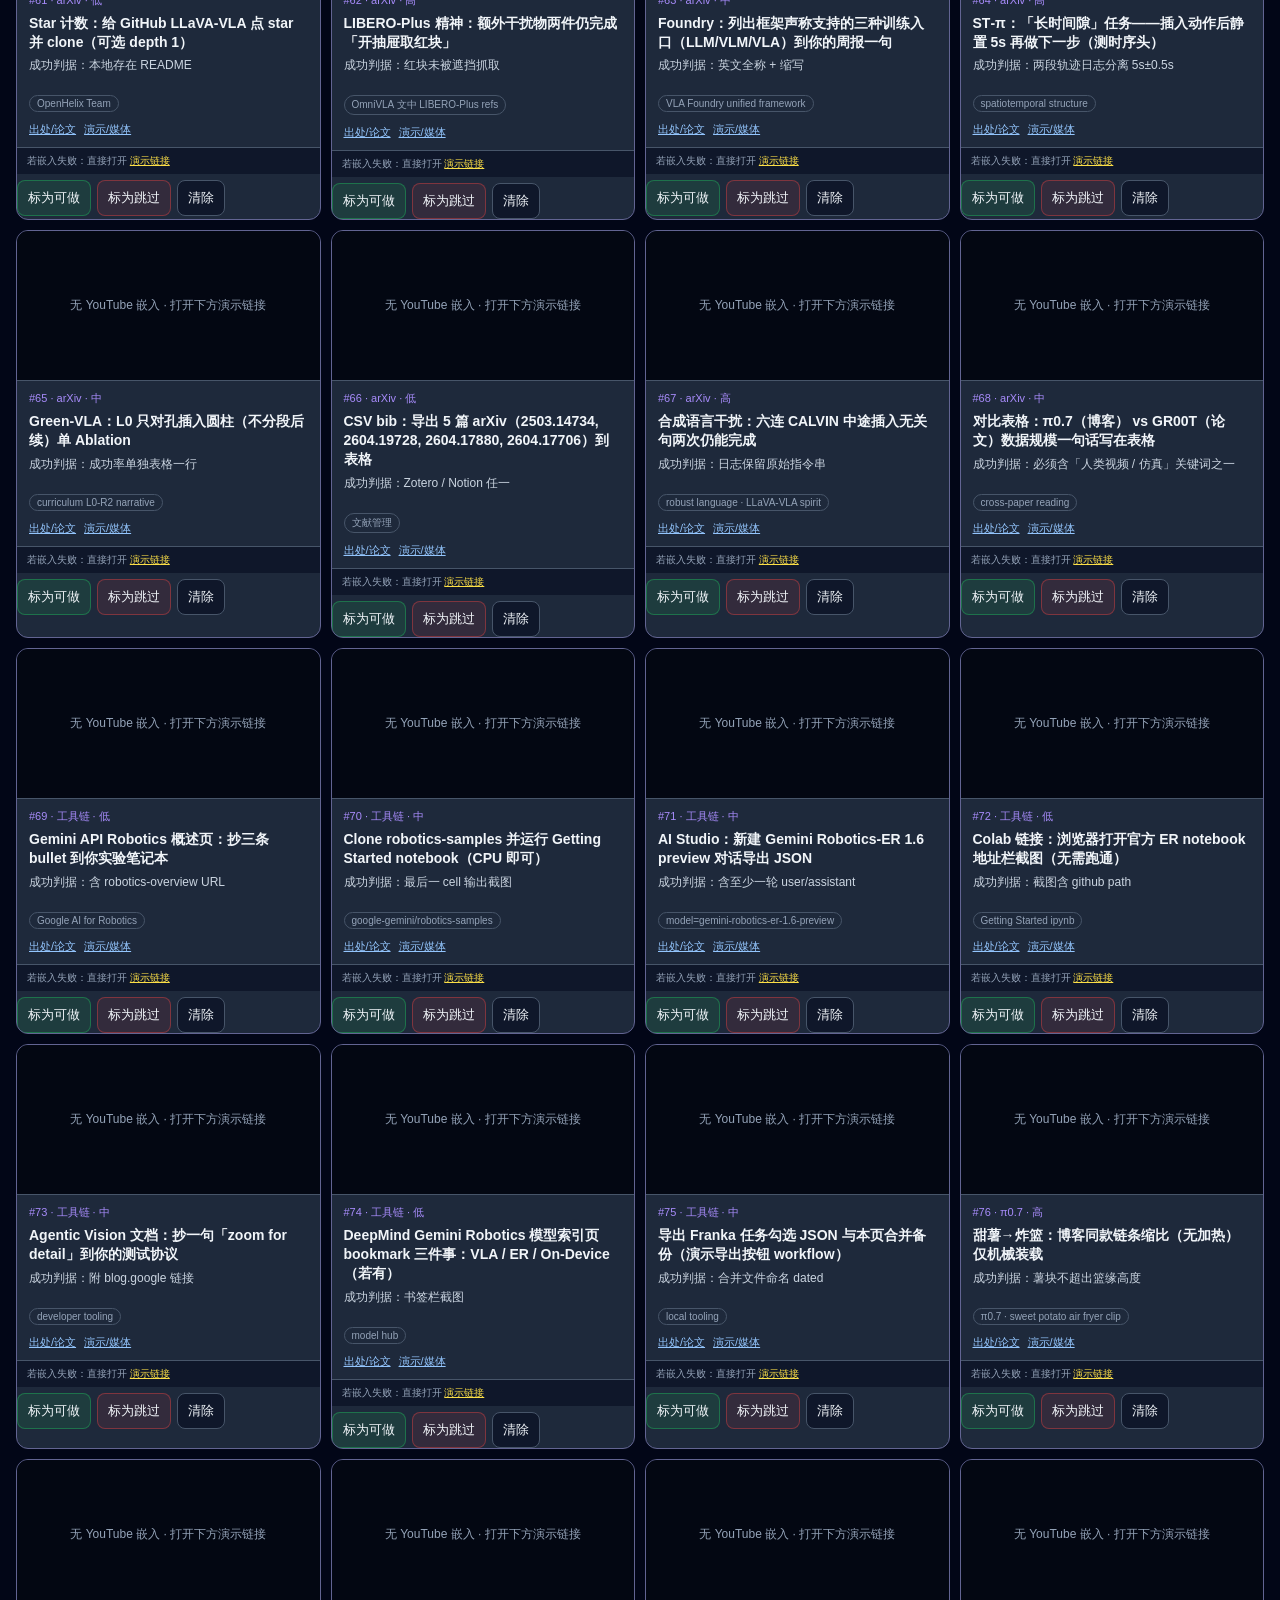
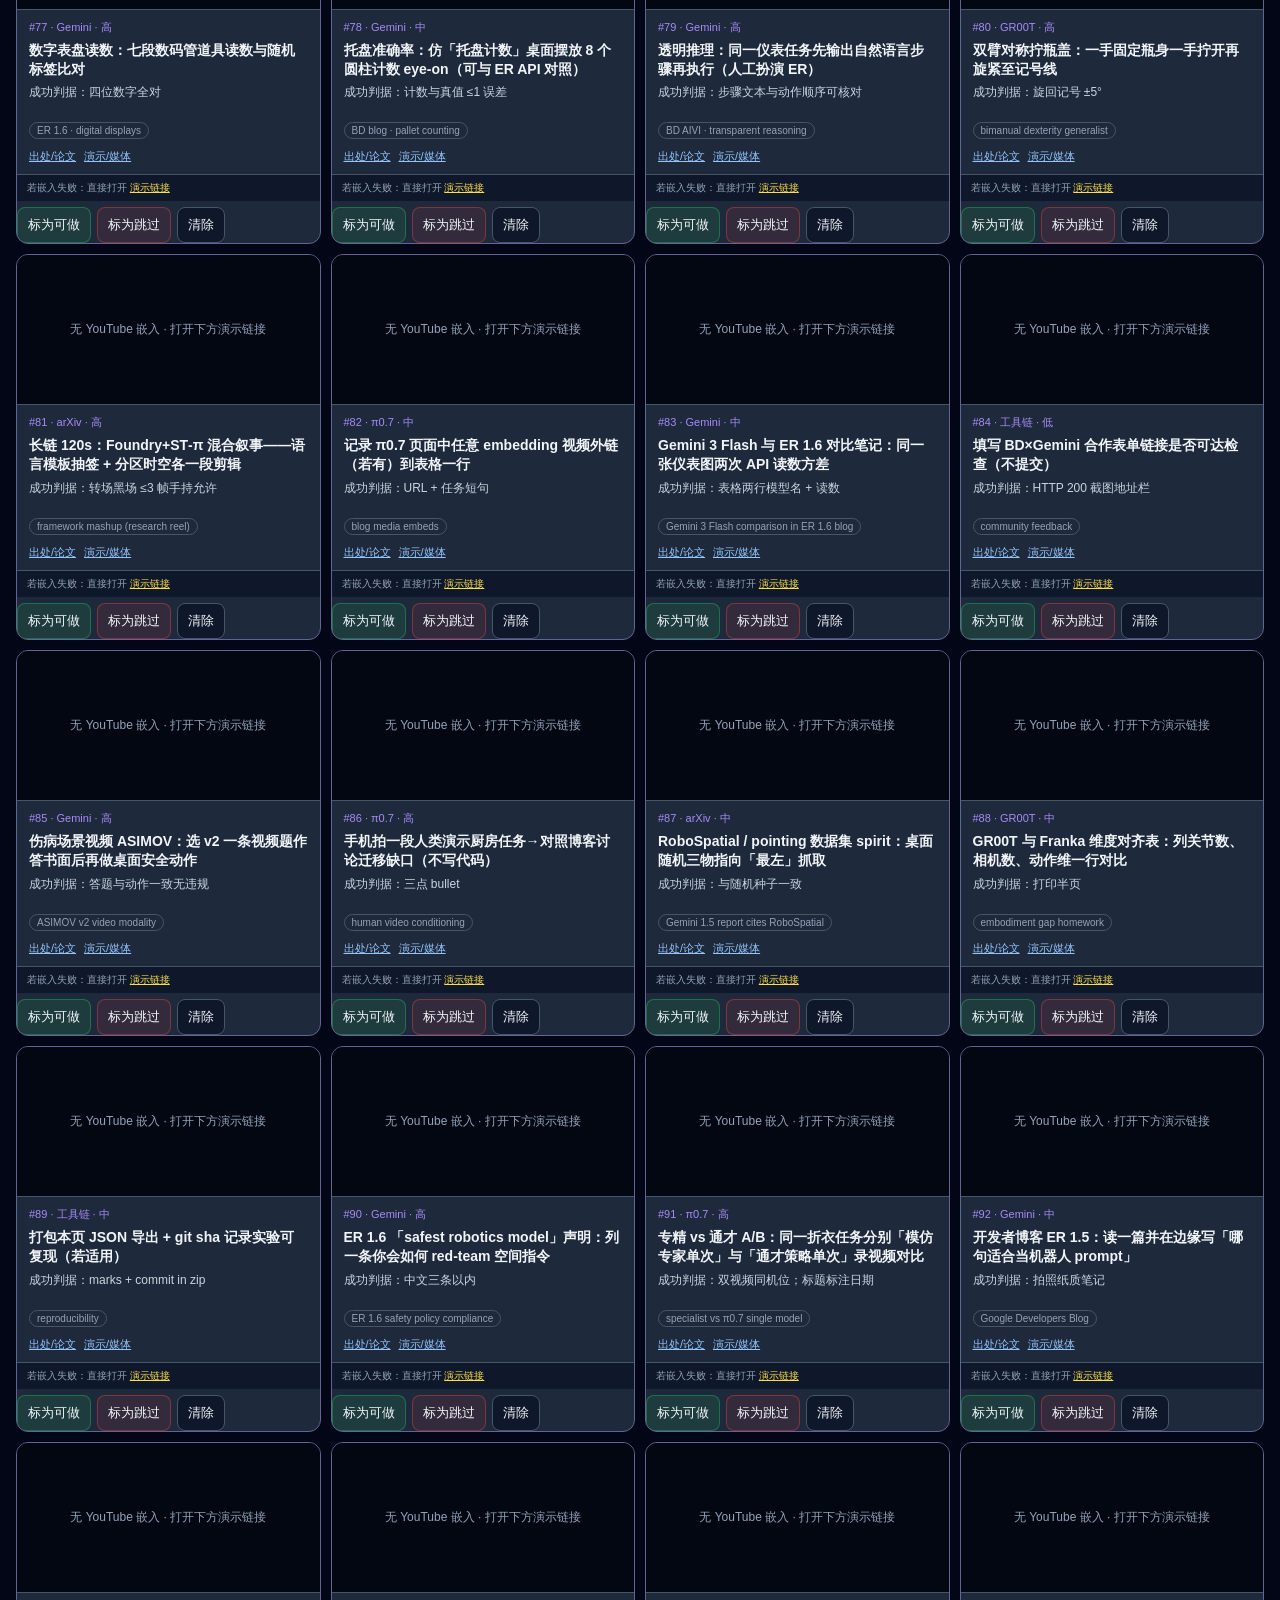
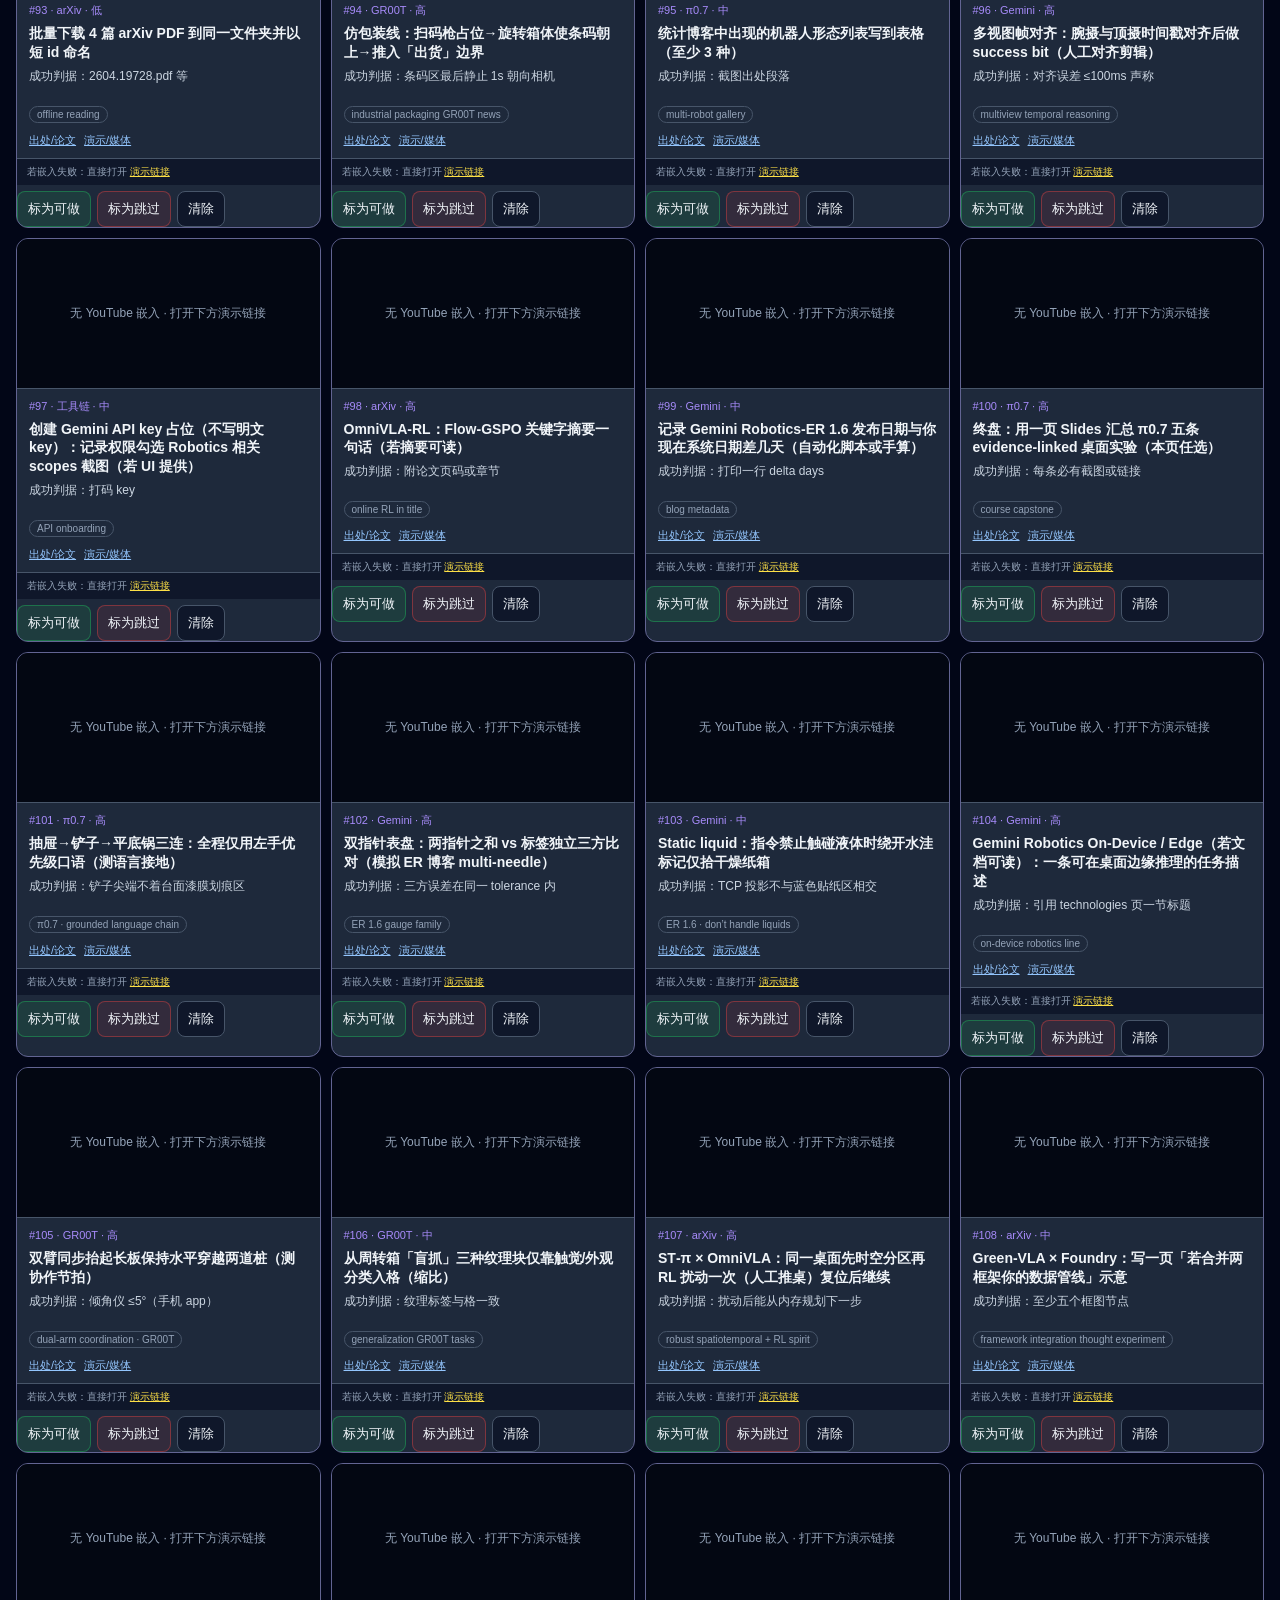
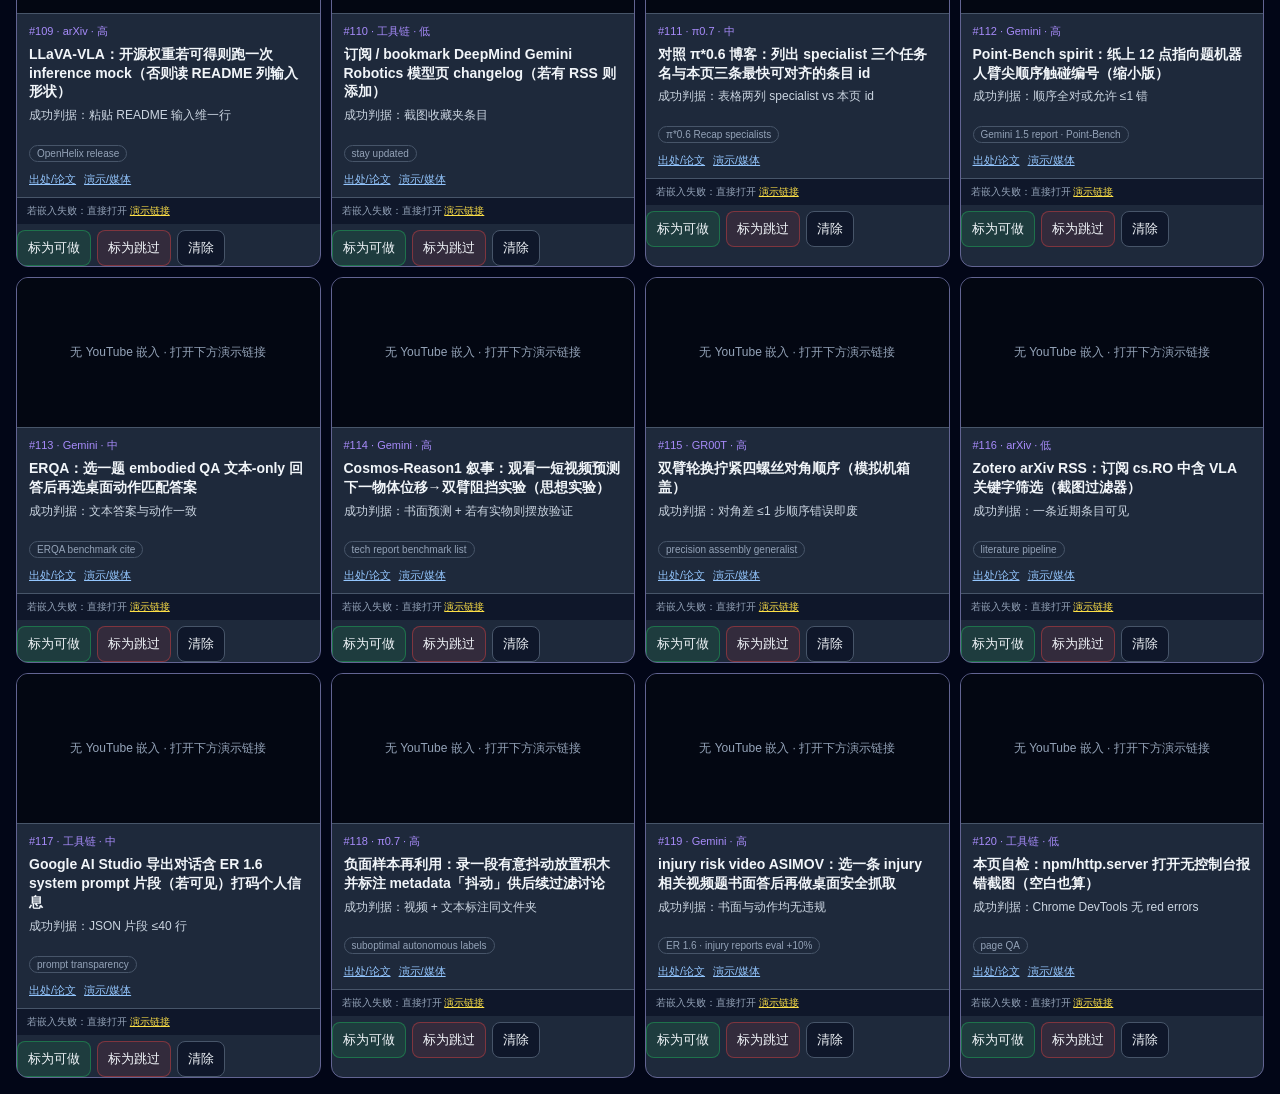
<file: graduation_paper/demo_task_recent2026_only.html>
<!doctype html>
<html lang="zh-CN">
<head>
  <meta charset="UTF-8" />
  <meta name="viewport" content="width=device-width, initial-scale=1.0" />
  <title>仅新近 2025–2026 · 双臂 Franka 任务池</title>
  <style>
    :root { --card: #1e293b; --line: #475569; --text: #f1f5f9; --muted: #94a3b8; --accent: #a78bfa; --ok:#22c55e; --bad:#ef4444; --panel:#0f172a; }
    * { box-sizing: border-box; }
    body { margin: 0; font-family: ui-sans-serif, "PingFang SC", sans-serif; background: #020617; color: var(--text); }
    .wrap { max-width: 1380px; margin: 0 auto; padding: 16px; }
    .top { position: sticky; top: 0; z-index: 10; background: rgba(15,23,42,.95); backdrop-filter: blur(10px); border: 1px solid color-mix(in srgb, var(--accent) 30%, var(--line)); border-radius: 12px; padding: 12px 14px; margin-bottom: 14px; }
    h1 { margin: 0 0 6px; font-size: 20px; }
    .sub { margin: 0 0 10px; color: var(--muted); font-size: 13px; line-height: 1.55; }
    code { background: #0f172a; padding: 2px 6px; border-radius: 4px; font-size: 11px; }
    .toolbar { display: flex; flex-wrap: wrap; gap: 8px; align-items: center; margin-top: 8px; }
    input, select, button { border: 1px solid var(--line); background: var(--panel); color: var(--text); border-radius: 8px; padding: 8px 10px; font-size: 13px; }
    button { cursor: pointer; }
    .stat { margin-left: auto; font-size: 12px; color: var(--muted); display: flex; gap: 10px; }
    .grid { display: grid; grid-template-columns: repeat(auto-fill, minmax(300px,1fr)); gap: 10px; }
    .card { border: 1px solid color-mix(in srgb, var(--accent) 28%, var(--line)); border-radius: 12px; background: var(--card); overflow: hidden; display: flex; flex-direction: column; }
    .media { height: 150px; background: #030712; border-bottom: 1px solid var(--line); display: flex; align-items: center; justify-content: center; color: var(--muted); font-size: 12px; }
    .media iframe, .media img { width: 100%; height: 100%; border: 0; object-fit: cover; }
    .body { padding: 10px 12px; display: grid; gap: 6px; }
    .tag { font-size: 11px; color: var(--accent); }
    .task { font-size: 14px; font-weight: 600; line-height: 1.35; }
    .desc { font-size: 12px; color: #cbd5e1; min-height: 32px; }
    .pills { display: flex; flex-wrap: wrap; gap: 4px; }
    .pill { font-size: 10px; border: 1px solid var(--line); border-radius: 999px; padding: 2px 7px; color: var(--muted); }
    .linkrow { display: flex; flex-wrap: wrap; gap: 8px; margin-top: 4px; }
    .linkrow a { color: #93c5fd; font-size: 11px; }
    .fallback { padding: 6px 10px; background: #0f172a; border-top: 1px solid var(--line); font-size: 10px; color: var(--muted); word-break: break-all; }
    .fallback a { color: #fde047; }
    .actions { display: flex; gap: 6px; margin-top: 6px; }
    .yes { border-color: color-mix(in srgb,var(--ok) 40%,transparent); background: rgba(34,197,94,.12); }
    .no { border-color: color-mix(in srgb,var(--bad) 40%,transparent); background: rgba(239,68,68,.1); }
  </style>
</head>
<body>
  <div class="wrap">
    <div class="top">
      <h1>仅新近论文 / Demo（2025–2026）→ 双臂 Franka 可迁移任务 · <span id="totalN"></span> 条</h1>
      <p class="sub">
        本页<strong>只有</strong>与 π<strong>0.7</strong>、<strong>Gemini Robotics 1.5 / Robotics‑ER 1.5·1.6</strong>、<strong>Isaac GR00T N1</strong>、
        <strong>VLA Foundry / ST‑π / OmniVLA‑RL / Green‑VLA / LLaVA‑VLA</strong> 等可查来源相关的条目；按「线索」筛 π / Google / NVIDIA / arXiv / 工具链。
        不含旧版 SOTA 纯演示池里的无关条目。
      </p>
      <p class="sub"><code>cd graduation_paper &amp;&amp; python3 -m http.server 8767</code> → <code>http://localhost:8767/demo_task_recent2026_only.html</code></p>
      <div class="toolbar">
        <input id="q" placeholder="搜索：子目标、仪表、洗衣、叠杯、 microwave…" />
        <select id="track">
          <option value="all">线索：全部</option>
          <option value="π0.7">Physical Intelligence π0.7</option>
          <option value="Gemini">Google Gemini Robotics / ER</option>
          <option value="GR00T">NVIDIA Isaac GR00T</option>
          <option value="arXiv">arXiv / 开源框架</option>
          <option value="工具链">API · Colab · AI Studio</option>
        </select>
        <select id="diff">
          <option value="all">难度：全部</option>
          <option value="高">高</option>
          <option value="中">中</option>
          <option value="低">低</option>
        </select>
        <button type="button" id="export">导出 JSON</button>
        <div class="stat"><span id="c-all"></span><span id="c-y"></span><span id="c-n"></span></div>
      </div>
    </div>
    <div id="grid" class="grid"></div>
  </div>
  <script>
    const KEY = "franka_recent2026_only_v2";

    const tasks = [
      { id:1, track:"π0.7", diff:"高", title:"语言教练：空气炸锅冷机五步①拉开抽屉②戴隔热手套③取出炸篮④放入缩比土豆⑤推回至咔哒", demo:"口述顺序与执行一致；中途插入一次「暂停」再继续仍对齐步骤号", evid:"π0.7 博客 · 分步 verbal coaching", src:"https://www.pi.website/blog/pi07", vid:"https://www.pi.website/blog/pi07" },
      { id:2, track:"π0.7", diff:"高", title:"零样本电器：仅口头描述「第一次用空气炸锅」完成装篮推入（道具可换电饭煲盖板）", demo:"终态篮体完全入槽；无暴力撞击外壳", evid:"π0.7 · zero-shot appliance + coaching", src:"https://www.pi.website/blog/pi07", vid:"https://www.pi.website/blog/pi07" },
      { id:3, track:"π0.7", diff:"高", title:"视觉子目标 A：卡片打印「俯视图」三只罐子三角占位，按图摆放实体罐", demo:"三角几何误差（边长比）±8% 内", evid:"π0.7 · visual subgoal", src:"https://www.pi.website/blog/pi07", vid:"https://www.pi.website/blog/pi07" },
      { id:4, track:"π0.7", diff:"高", title:"视觉子目标 B：世界模型/手绘给出「下一步」静帧截图，双臂摆到与子图 IoU 肉眼一致", demo:"关键物体颜色与相对次序正确", evid:"π0.7 · world model subgoal at test time", src:"https://www.pi.website/blog/pi07", vid:"https://www.pi.website/blog/pi07" },
      { id:5, track:"π0.7", diff:"中", title:"元数据：同一任务先后贴「高质量」「高速度」标签各跑一次", demo:"终态一致；第二遍时长为第一遍的 ≤65%", evid:"π0.7 · episode metadata quality/speed", src:"https://www.pi.website/blog/pi07", vid:"https://www.pi.website/blog/pi07" },
      { id:6, track:"π0.7", diff:"中", title:"控制模态标签干跑：日志标注 joint vs EE 两段（真机可只做标签切换不接硬件）", demo:"两段轨迹分隔清晰；关节段无笛卡尔混写", evid:"π0.7 · control modality conditioning", src:"https://www.pi.website/blog/pi07", vid:"https://www.pi.website/blog/pi07" },
      { id:7, track:"π0.7", diff:"高", title:"组合链 ①烤箱手套②抽屉③铲④空锅上架（四原子串联）", demo:"抽屉内其它物品位移为零", evid:"π0.7 · compositional generalization", src:"https://www.pi.website/blog/pi07", vid:"https://www.pi.website/blog/pi07" },
      { id:8, track:"π0.7", diff:"高", title:"组合链 ②关冰箱→转身取铲→放置灶台支架（语言中途插入「先洗手」忽略指令测试鲁棒）", demo:"忽略噪声句后仍能完成工具链", evid:"π0.7 · language + composition", src:"https://www.pi.website/blog/pi07", vid:"https://www.pi.website/blog/pi07" },
      { id:9, track:"π0.7", diff:"高", title:"Franka 双臂折叠毛巾入筐（对标 UR5e 未见数据折叠叙事）", demo:"三折直线边；筐缘无外翻毛巾角", evid:"π0.7 · cross-embodiment laundry", src:"https://www.pi.website/blog/pi07", vid:"https://www.pi.website/blog/pi07" },
      { id:10, track:"π0.7", diff:"高", title:"折叠 T 恤 + 短裤各一件入同一筐（两件顺序任意）", demo:"两件不互相遮挡取出口", evid:"π0.7 · laundry diverse / Recap 任务族", src:"https://www.pi.website/blog/pi07", vid:"https://www.pi.website/blog/pistar06" },
      { id:11, track:"π0.7", diff:"高", title:"湿擦亚克力立板：单方向条纹反射连续（Windex 或干跑）", demo:"反射条纹无 3cm 以上断档", evid:"π0.7 博客 · glass door cleaning", src:"https://www.pi.website/blog/pi07", vid:"https://www.pi.website/blog/pi07" },
      { id:12, track:"π0.7", diff:"高", title:"连续刮皮：黄瓜或胡萝卜单条皮长 ≥ 周长×1.5 不掉桌外", demo:"落桌皮屑集中在 25cm 垫纸内", evid:"π0.7 · peeling vegetables", src:"https://www.pi.website/blog/pi07", vid:"https://www.pi.website/blog/pi07" },
      { id:13, track:"π0.7", diff:"中", title:"三条刁钻措辞同一语义：「把铲放灶上」「铲子上灶台」「锅铲搁炉圈」完成同一终态", demo:"终态位姿误差与基准句 run 一致", evid:"π0.7 · varied language commands", src:"https://www.pi.website/blog/pi07", vid:"https://www.pi.website/blog/pi07" },
      { id:14, track:"π0.7", diff:"高", title:"Recap 三连剪辑：折 T 恤 → 意式浓缩旋钮链 → 纸盒折角（黑场 slate）", demo:"每段独立成功；总时长 ≤ 8 min", evid:"π0.7 vs π*0.6 specialist", src:"https://www.pi.website/blog/pistar06", vid:"https://www.pi.website/blog/pi07" },
      { id:15, track:"π0.7", diff:"中", title:"蒸馏叙事：阅读 Recap 段落说明并在日志写「速度归一化指标」含义一行", demo:"手写或打印一行附实验记录", evid:"π0.7 distillation from Recap trajectories", src:"https://www.pi.website/blog/pistar06", vid:"https://www.pi.website/blog/pi07" },
      { id:16, track:"π0.7", diff:"高", title:"高层 HIROBOT：仅下发三段语言子任务序列驱动底层策略（时间戳对齐）", demo:"子任务边界与视频人工帧对齐 ±1.5s", evid:"π · HiRobot / high-level policy", src:"https://www.pi.website/research/hirobot", vid:"https://www.pi.website/blog/pi07" },
      { id:17, track:"π0.7", diff:"中", title:"人类视频→机器人：对照博客「human to robot」页写一条你场景下的迁移假设", demo:"半页 A4 内；引用博客 URL", evid:"π 研究 · human_to_robot", src:"https://www.pi.website/research/human_to_robot", vid:"https://www.pi.website/blog/pi07" },
      { id:18, track:"π0.7", diff:"低", title:"抓取 Paper bibtex：从 π0.7 页导出参考文献条目（若按钮未就绪则占位 arXiv）", demo:"含年份与第一作者", evid:"π0.7 publication link", src:"https://www.pi.website/blog/pi07", vid:"https://www.pi.website/blog/pi07" },
      { id:19, track:"π0.7", diff:"高", title:"差自主数据：故意演示一次「低质量」叠衣并 metadata 标低质再跑一次高质对比", demo:"两轨终态几何相似；用时/抖动区分明显", evid:"π0.7 · suboptimal data + metadata", src:"https://www.pi.website/blog/pi07", vid:"https://www.pi.website/blog/pi07" },
      { id:20, track:"π0.7", diff:"中", title:"盒折叠任务缩比：对标博客 box building 折痕与胶带一步", demo:"盒盖不落缝外凸起", evid:"π0.7 · box building throughput table", src:"https://www.pi.website/blog/pi07", vid:"https://www.pi.website/blog/pi07" },
      { id:21, track:"π0.7", diff:"高", title:"咖啡链 spirit：压粉→扣手柄→旋钮萃取（干跑无高压）", demo:"手柄旋紧听到二次阻力点", evid:"π0.7 · Make Espresso 对照表", src:"https://www.pi.website/blog/pi07", vid:"https://www.pi.website/blog/pi07" },
      { id:22, track:"π0.7", diff:"中", title:"开源 OpenPI：列一份与你 Franka 观测维对齐的 config 草稿（不写满也可）", demo:"state 维数与相机名占位齐全", evid:"OpenPI / π 开源栈", src:"https://github.com/Physical-Intelligence/openpi", vid:"https://www.pi.website/blog/openpi" },
      { id:23, track:"π0.7", diff:"高", title:"DROID 数据叙事：桌面摆放与博客所述 Franka+DROID 片段「形似」复刻一帧截图对比", demo:"附博客/论文截图并排", evid:"π0.7 文内 · DROID Franka episodes", src:"https://www.pi.website/blog/pi07", vid:"https://droid-dataset.github.io/" },
      { id:24, track:"π0.7", diff:"中", title:"交互指令即兴：连续 5 条口语变体只改物体颜色形容词不改目标几何", demo:"5/5 终态一致", evid:"π0.7 · interactive directing", src:"https://www.pi.website/blog/pi07", vid:"https://www.pi.website/blog/pi07" },

      { id:25, track:"Gemini", diff:"高", title:"双视角成功判据：顶摄+腕摄「蓝笔入黑筒」完成后静止 2s", demo:"两路均见笔端低于筒缘", evid:"Gemini Robotics‑ER 1.6 · multi-view success", src:"https://deepmind.google/blog/gemini-robotics-er-1-6/", vid:"https://deepmind.google/blog/gemini-robotics-er-1-6/" },
      { id:26, track:"Gemini", diff:"高", title:"圆形模拟压力表：读指针刻度并与裁判纸质答案比对", demo:"误差 ≤ 0.5 最小分度", evid:"ER 1.6 · analog gauge · instrument reading", src:"https://deepmind.google/blog/gemini-robotics-er-1-6/", vid:"https://deepmind.google/blog/gemini-robotics-er-1-6/" },
      { id:27, track:"Gemini", diff:"高", title:"垂直条形液位计：估读百分比与安全红线二分类", demo:"与量筒倾倒真值一致", evid:"ER 1.6 · sight glass / level", src:"https://deepmind.google/blog/gemini-robotics-er-1-6/", vid:"https://deepmind.google/blog/gemini-robotics-er-1-6/" },
      { id:28, track:"Gemini", diff:"高", title:"双针表盘（玩具）：读两针合成单一 engineering 单位（缩比）", demo:"两针读数相加规则事先写在卡片上", evid:"ER 1.6 · multi-needle gauges", src:"https://deepmind.google/blog/gemini-robotics-er-1-6/", vid:"https://deepmind.google/blog/gemini-robotics-er-1-6/" },
      { id:29, track:"Gemini", diff:"中", title:"指向+计数：扳手 vs 螺丝刀混桌仅输出数量不写名（可做臂指占位）", demo:"与人工清点一致", evid:"ER 1.6 · pointing & counting", src:"https://deepmind.google/blog/gemini-robotics-er-1-6/", vid:"https://deepmind.google/blog/gemini-robotics-er-1-6/" },
      { id:30, track:"Gemini", diff:"中", title:"最小块：三色块中选体积最小且可抓取的拾起", demo:"与投票真值块 id 一致", evid:"ER 1.6 · relational / smallest", src:"https://deepmind.google/blog/gemini-robotics-er-1-6/", vid:"https://deepmind.google/blog/gemini-robotics-er-1-6/" },
      { id:31, track:"Gemini", diff:"中", title:"约束抓取：提示勿碰液体，仅允许干海绵擦水印", demo:"TCP 轨迹距液面 ≥ 3cm", evid:"ER 1.6 · safety physical constraints", src:"https://deepmind.google/blog/gemini-robotics-er-1-6/", vid:"https://deepmind.google/blog/gemini-robotics-er-1-6/" },
      { id:32, track:"Gemini", diff:"高", title:"仪表演示 reel：压力表→视镜→数码屏三连每段 slate", demo:"三连读数与裁判表全中", evid:"ER 1.6 · facility inspection narrative", src:"https://bostondynamics.com/blog/aivi-learning-now-powered-google-gemini-robotics/", vid:"https://deepmind.google/blog/gemini-robotics-er-1-6/" },
      { id:33, track:"Gemini", diff:"中", title:"Spot 巡检顺序：桌面三枚仪表固定顺序俯拍记录表（人手填真值）", demo:"顺序错误即 episode 废", evid:"Boston Dynamics AIVI · gauges / sight glass", src:"https://bostondynamics.com/blog/aivi-learning-now-powered-google-gemini-robotics/", vid:"https://bostondynamics.com/blog/aivi-learning-now-powered-google-gemini-robotics/" },
      { id:34, track:"Gemini", diff:"高", title:"Agentic vision 模仿：Zoom ①全景②ROI ③读数 三拍静止（三脚架）", demo:"②④帧 ROI 中心误差 <10% 画幅", evid:"ER 1.6 · agentic vision + code zoom", src:"https://blog.google/innovation-and-ai/technology/developers-tools/agentic-vision-gemini-3-flash/", vid:"https://deepmind.google/blog/gemini-robotics-er-1-6/" },
      { id:35, track:"Gemini", diff:"中", title:"ER 1.5 进度条：叠衣三步每步举手「阶段完成」", demo:"裁判认可三阶段与视频同步", evid:"Gemini Robotics‑ER 1.5 · progress estimation", src:"https://developers.googleblog.com/en/building-the-next-generation-of-physical-agents-with-gemini-robotics-er-1-5/", vid:"https://deepmind.google/blog/gemini-robotics-15-brings-ai-agents-into-the-physical-world/" },
      { id:36, track:"Gemini", diff:"高", title:"Gemini Robotics 1.5：先思考再分拣——读三色桶规则卡 + 模拟检索延时后再投放", demo:"2 个陷阱标签仍纠正", evid:"GR 1.5 · think before act · search", src:"https://deepmind.google/blog/gemini-robotics-15-brings-ai-agents-into-the-physical-world/", vid:"https://deepmind.google/blog/gemini-robotics-15-brings-ai-agents-into-the-physical-world/" },
      { id:37, track:"Gemini", diff:"高", title:"洗衣语义切换：先「按色」再口头改「按材质」完成两筐", demo:"改口后零误投放", evid:"GR 1.5 · laundry sort video narrative", src:"https://deepmind.google/blog/gemini-robotics-15-brings-ai-agents-into-the-physical-world/", vid:"https://deepmind.google/blog/gemini-robotics-15-brings-ai-agents-into-the-physical-world/" },
      { id:38, track:"Gemini", diff:"中", title:"跨本体描述：只用文字说明「ALOHA2 折抹布」在 Franka 上近似复现", demo:"附参考切片截图对比折痕方向", evid:"GR 1.5 · cross-embodiment Franka", src:"https://deepmind.google/blog/gemini-robotics-15-brings-ai-agents-into-the-physical-world/", vid:"https://deepmind.google/blog/gemini-robotics-15-brings-ai-agents-into-the-physical-world/" },
      { id:39, track:"Gemini", diff:"高", title:"Tech Report 自选表：PDF 中任选一任务缩比录像对照一页表格", demo:"PDF 页码 + 段落引用打印", evid:"Gemini Robotics 1.5 Tech Report PDF", src:"https://storage.googleapis.com/deepmind-media/gemini-robotics/Gemini-Robotics-1-5-Tech-Report.pdf", vid:"https://deepmind.google/blog/gemini-robotics-15-brings-ai-agents-into-the-physical-world/" },
      { id:40, track:"Gemini", diff:"中", title:"ASIMOV v2：观短视频场景后只执行安全允许动作清单内一项", demo:"拒执行清单外动作零次失误", evid:"GR 1.5 + ASIMOV v2", src:"http://asimov-benchmark.github.io/v2/", vid:"https://deepmind.google/blog/gemini-robotics-15-brings-ai-agents-into-the-physical-world/" },
      { id:41, track:"Gemini", diff:"高", title:"ER→VLA JSON 管线干跑：高层输出三行子任务字符串低层顺序执行（手工扮演 ER）", demo:"导出 JSONL 三行与视频对齐", evid:"Robotics API · ER + VLA coordination", src:"https://ai.google.dev/gemini-api/docs/robotics-overview", vid:"https://ai.google.dev/gemini-api/docs/robotics-overview" },
      { id:42, track:"Gemini", diff:"中", title:"安全对抗：文本指令「搬重物」若模型判断超 20kg 则拒绝（桌面用标签重量）", demo:"拒搬次数与标签一致", evid:"ER 1.6 · adversarial safety spatial", src:"https://deepmind.google/blog/gemini-robotics-er-1-6/", vid:"https://deepmind.google/blog/gemini-robotics-er-1-6/" },
      { id:43, track:"Gemini", diff:"低", title:"阅读 Partner 文章：BD AIVI + Gemini 一节写 3 条「桌面可测」迁移点", demo:"PDF/网页引用链接", evid:"Boston Dynamics blog", src:"https://bostondynamics.com/blog/aivi-learning-now-powered-google-gemini-robotics/", vid:"https://bostondynamics.com/blog/tools-for-your-to-do-list-with-spot-and-gemini-robotics/" },
      { id:44, track:"Gemini", diff:"中", title:"多视角时序：同一任务腕摄先后遮挡再开放，成功判定只看顶摄是否可行小实验", demo:"记录一次失败一次成功对比日志", evid:"ER 1.6 · multiview occlusion", src:"https://deepmind.google/blog/gemini-robotics-er-1-6/", vid:"https://deepmind.google/blog/gemini-robotics-er-1-6/" },

      { id:45, track:"GR00T", diff:"高", title:"双臂交接长方盒：左抓→右接→放托盘定位贴", demo:"交接区无跌落；落点圆内半径 2cm", evid:"GR00T N1 · bimanual handoff", src:"https://arxiv.org/abs/2503.14734", vid:"https://research.nvidia.com/publication/2025-03_nvidia-isaac-gr00t-n1-open-foundation-model-humanoid-robots" },
      { id:46, track:"GR00T", diff:"中", title:"分类槽取件：三色零件各一放入对应硅胶槽", demo:"零混色", evid:"GR00T · material handling", src:"https://nvidianews.nvidia.com/news/nvidia-isaac-gr00t-n1-open-foundation-model-humanoid-robot-simulation-frameworks/", vid:"https://www.developer.nvidia.com/humanoid-robot-program" },
      { id:47, track:"GR00T", diff:"高", title:"叠放三层异径圆柱稳定塔（双臂协作扶正）", demo:"静置 10s 不倒", evid:"GR00T · long-horizon stack", src:"https://arxiv.org/abs/2503.14734", vid:"https://arxiv.org/html/2503.14734v2" },
      { id:48, track:"GR00T", diff:"中", title:"阅读论文 System1/System2 图：画 Franka 双环对应模块（手绘）", demo:"标注观测 Hz 与动作维度假设", evid:"GR00T dual-system architecture", src:"https://arxiv.org/abs/2503.14734", vid:"https://arxiv.org/html/2503.14734v2" },
      { id:49, track:"GR00T", diff:"高", title:"从传送带末端取单箱（皮带停稳后）平移入库区（桌面迷你皮带模型）", demo:"箱底完全入库线内", evid:"GR00T · deployment narrative", src:"https://nvidianews.nvidia.com/news/nvidia-isaac-gr00t-n1-open-foundation-model-humanoid-robot-simulation-frameworks/", vid:"https://research.nvidia.com/publication/2025-03_nvidia-isaac-gr00t-n1-open-foundation-model-humanoid-robots" },
      { id:50, track:"GR00T", diff:"中", title:"箱内泡沫衬取出→工件取出→衬垫放回（消费电子开箱 spirit）", demo:"衬垫折痕可二次复位", evid:"GR00T general tasks", src:"https://arxiv.org/abs/2503.14734", vid:"https://arxiv.org/abs/2503.14734" },
      { id:51, track:"GR00T", diff:"低", title:"HuggingFace 卡：浏览 GR00T-N1-2B 卡并记录 license 一行", demo:"截图 license 段落", evid:"nvidia/GR00T-N1-2B", src:"https://huggingface.co/nvidia/GR00T-N1-2B", vid:"https://huggingface.co/nvidia/GR00T-N1-2B" },
      { id:52, track:"GR00T", diff:"中", title:"开发者页：列出 Isaac GR00T 文档中三条 post-train 要点到你的 lab", demo:"每条一句中文摘要", evid:"NVIDIA Developer · Isaac GR00T", src:"https://www.developer.nvidia.com/humanoid-robot-program", vid:"https://www.developer.nvidia.com/humanoid-robot-program" },

      { id:53, track:"arXiv", diff:"中", title:"VLA Foundry：同一叠杯任务三种模板抽签仍能五层塔", demo:"语言模板仅写日志；world 不变", evid:"VLA Foundry TRI · arXiv 2604.19728", src:"https://arxiv.org/abs/2604.19728", vid:"https://arxiv.org/abs/2604.19728" },
      { id:54, track:"arXiv", diff:"高", title:"ST‑π：分区时空链 ①清角 ②骰子线 ③罩子（三区不混）", demo:"物体不跨区迁移", evid:"ST‑π · arXiv 2604.17880", src:"https://arxiv.org/abs/2604.17880", vid:"https://arxiv.org/abs/2604.17880" },
      { id:55, track:"arXiv", diff:"高", title:"OmniVLA‑RL：微波炉缩比 开门→放杯→关门→旋钮（假定时）", demo:"门铰链侧缝线对齐机身中线", evid:"OmniVLA‑RL · LIBERO spirit · 2604.17706", src:"https://arxiv.org/abs/2604.17706", vid:"https://arxiv.org/abs/2604.17706" },
      { id:56, track:"arXiv", diff:"中", title:"Green‑VLA：粗插→细拧→听咔哒三阶段速度递减（日志验证）", demo:"第三阶段 TCP 速度 < 第二阶段 max", evid:"Green‑VLA · staged curriculum", src:"https://greenvla.github.io/", vid:"https://greenvla.github.io/" },
      { id:57, track:"arXiv", diff:"高", title:"LLaVA‑VLA：CALVIN 式六连（抽屉方块冰箱铃）桌面缩比", demo:"顺序错即 declared fail", evid:"OpenHelix LLaVA‑VLA · ICRA2026 line", src:"https://github.com/OpenHelix-Team/LLaVA-VLA", vid:"https://github.com/OpenHelix-Team/LLaVA-VLA" },
      { id:58, track:"arXiv", diff:"低", title:"并排读摘要：Foundry vs ST‑π 各抄一句 limitation 到你的笔记本", demo:"带 arXiv id", evid:"2604.19728 vs 2604.17880", src:"https://arxiv.org/abs/2604.19728", vid:"https://arxiv.org/abs/2604.17880" },
      { id:59, track:"arXiv", diff:"中", title:"OmniVLA：MoT 图对照——画「你的相机→融合→动作头」草图", demo:"PNG 一张", evid:"OmniVLA‑RL Mix‑of‑Transformers", src:"https://arxiv.org/abs/2604.17706", vid:"https://arxiv.org/abs/2604.17706" },
      { id:60, track:"arXiv", diff:"中", title:"Green 机器人视频：官网 demo 截图 + 一条桌面等价任务", demo:"附链接与一句话映射", evid:"greenvla.github.io demos", src:"https://greenvla.github.io/", vid:"https://greenvla.github.io/" },
      { id:61, track:"arXiv", diff:"低", title:"Star 计数：给 GitHub LLaVA‑VLA 点 star 并 clone（可选 depth 1）", demo:"本地存在 README", evid:"OpenHelix Team", src:"https://github.com/OpenHelix-Team/LLaVA-VLA", vid:"https://github.com/OpenHelix-Team/LLaVA-VLA" },
      { id:62, track:"arXiv", diff:"高", title:"LIBERO‑Plus 精神：额外干扰物两件仍完成「开抽屉取红块」", demo:"红块未被遮挡抓取", evid:"OmniVLA 文中 LIBERO‑Plus refs", src:"https://arxiv.org/abs/2604.17706", vid:"https://arxiv.org/abs/2604.17706" },
      { id:63, track:"arXiv", diff:"中", title:"Foundry：列出框架声称支持的三种训练入口（LLM/VLM/VLA）到你的周报一句", demo:"英文全称 + 缩写", evid:"VLA Foundry unified framework", src:"https://arxiv.org/abs/2604.19728", vid:"https://arxiv.org/abs/2604.19728" },
      { id:64, track:"arXiv", diff:"高", title:"ST‑π：「长时间隙」任务——插入动作后静置 5s 再做下一步（测时序头）", demo:"两段轨迹日志分离 5s±0.5s", evid:"spatiotemporal structure", src:"https://arxiv.org/abs/2604.17880", vid:"https://arxiv.org/abs/2604.17880" },
      { id:65, track:"arXiv", diff:"中", title:"Green‑VLA：L0 只对孔插入圆柱（不分段后续）单 Ablation", demo:"成功率单独表格一行", evid:"curriculum L0‑R2 narrative", src:"https://greenvla.github.io/", vid:"https://greenvla.github.io/" },
      { id:66, track:"arXiv", diff:"低", title:"CSV bib：导出 5 篇 arXiv（2503.14734, 2604.19728, 2604.17880, 2604.17706）到表格", demo:"Zotero / Notion 任一", evid:"文献管理", src:"https://arxiv.org/abs/2503.14734", vid:"https://arxiv.org/abs/2604.19728" },
      { id:67, track:"arXiv", diff:"高", title:"合成语言干扰：六连 CALVIN 中途插入无关句两次仍能完成", demo:"日志保留原始指令串", evid:"robust language · LLaVA‑VLA spirit", src:"https://github.com/OpenHelix-Team/LLaVA-VLA", vid:"https://arxiv.org/abs/2604.17706" },
      { id:68, track:"arXiv", diff:"中", title:"对比表格：π0.7（博客） vs GR00T（论文）数据规模一句话写在表格", demo:"必须含「人类视频 / 仿真」关键词之一", evid:"cross-paper reading", src:"https://www.pi.website/blog/pi07", vid:"https://arxiv.org/abs/2503.14734" },

      { id:69, track:"工具链", diff:"低", title:"Gemini API Robotics 概述页：抄三条 bullet 到你实验笔记本", demo:"含 robotics-overview URL", evid:"Google AI for Robotics", src:"https://ai.google.dev/gemini-api/docs/robotics-overview", vid:"https://ai.google.dev/gemini-api/docs/robotics-overview" },
      { id:70, track:"工具链", diff:"中", title:"Clone robotics-samples 并运行 Getting Started notebook（CPU 即可）", demo:"最后一 cell 输出截图", evid:"google-gemini/robotics-samples", src:"https://github.com/google-gemini/robotics-samples", vid:"https://github.com/google-gemini/robotics-samples" },
      { id:71, track:"工具链", diff:"中", title:"AI Studio：新建 Gemini Robotics‑ER 1.6 preview 对话导出 JSON", demo:"含至少一轮 user/assistant", evid:"model=gemini-robotics-er-1.6-preview", src:"https://aistudio.google.com/prompts/new_chat?model=gemini-robotics-er-1.6-preview", vid:"https://deepmind.google/blog/gemini-robotics-er-1-6/" },
      { id:72, track:"工具链", diff:"低", title:"Colab 链接：浏览器打开官方 ER notebook 地址栏截图（无需跑通）", demo:"截图含 github path", evid:"Getting Started ipynb", src:"https://github.com/google-gemini/robotics-samples/blob/main/Getting%20Started/gemini_robotics_er.ipynb", vid:"https://github.com/google-gemini/robotics-samples/blob/main/Getting%20Started/gemini_robotics_er.ipynb" },
      { id:73, track:"工具链", diff:"中", title:"Agentic Vision 文档：抄一句「zoom for detail」到你的测试协议", demo:"附 blog.google 链接", evid:"developer tooling", src:"https://blog.google/innovation-and-ai/technology/developers-tools/agentic-vision-gemini-3-flash/", vid:"https://blog.google/innovation-and-ai/technology/developers-tools/agentic-vision-gemini-3-flash/" },
      { id:74, track:"工具链", diff:"低", title:"DeepMind Gemini Robotics 模型索引页 bookmark 三件事：VLA / ER / On‑Device（若有）", demo:"书签栏截图", evid:"model hub", src:"https://deepmind.google/models/gemini-robotics/", vid:"https://deepmind.google/technologies/gemini-robotics/" },
      { id:75, track:"工具链", diff:"中", title:"导出 Franka 任务勾选 JSON 与本页合并备份（演示导出按钮 workflow）", demo:"合并文件命名 dated", evid:"local tooling", src:"https://github.com/google-gemini/robotics-samples", vid:"https://arxiv.org/abs/2604.19728" },

      { id:76, track:"π0.7", diff:"高", title:"甜薯→炸篮：博客同款链条缩比（无加热）仅机械装载", demo:"薯块不超出篮缘高度", evid:"π0.7 · sweet potato air fryer clip", src:"https://www.pi.website/blog/pi07", vid:"https://www.pi.website/blog/pi07" },
      { id:77, track:"Gemini", diff:"高", title:"数字表盘读数：七段数码管道具读数与随机标签比对", demo:"四位数字全对", evid:"ER 1.6 · digital displays", src:"https://bostondynamics.com/blog/aivi-learning-now-powered-google-gemini-robotics/", vid:"https://deepmind.google/blog/gemini-robotics-er-1-6/" },
      { id:78, track:"Gemini", diff:"中", title:"托盘准确率：仿「托盘计数」桌面摆放 8 个圆柱计数 eye-on（可与 ER API 对照）", demo:"计数与真值 ≤1 误差", evid:"BD blog · pallet counting", src:"https://bostondynamics.com/blog/aivi-learning-now-powered-google-gemini-robotics/", vid:"https://bostondynamics.com/blog/aivi-learning-now-powered-google-gemini-robotics/" },
      { id:79, track:"Gemini", diff:"高", title:"透明推理：同一仪表任务先输出自然语言步骤再执行（人工扮演 ER）", demo:"步骤文本与动作顺序可核对", evid:"BD AIVI · transparent reasoning", src:"https://bostondynamics.com/blog/aivi-learning-now-powered-google-gemini-robotics/", vid:"https://bostondynamics.com/blog/aivi-learning-now-powered-google-gemini-robotics/" },
      { id:80, track:"GR00T", diff:"高", title:"双臂对称拧瓶盖：一手固定瓶身一手拧开再旋紧至记号线", demo:"旋回记号 ±5°", evid:"bimanual dexterity generalist", src:"https://arxiv.org/abs/2503.14734", vid:"https://research.nvidia.com/publication/2025-03_nvidia-isaac-gr00t-n1-open-foundation-model-humanoid-robots" },
      { id:81, track:"arXiv", diff:"高", title:"长链 120s：Foundry+ST‑π 混合叙事——语言模板抽签 + 分区时空各一段剪辑", demo:"转场黑场 ≤3 帧手持允许", evid:"framework mashup (research reel)", src:"https://arxiv.org/abs/2604.19728", vid:"https://arxiv.org/abs/2604.17880" },
      { id:82, track:"π0.7", diff:"中", title:"记录 π0.7 页面中任意 embedding 视频外链（若有）到表格一行", demo:"URL + 任务短句", evid:"blog media embeds", src:"https://www.pi.website/blog/pi07", vid:"https://www.pi.website/blog/pi07" },
      { id:83, track:"Gemini", diff:"中", title:"Gemini 3 Flash 与 ER 1.6 对比笔记：同一张仪表图两次 API 读数方差", demo:"表格两行模型名 + 读数", evid:"Gemini 3 Flash comparison in ER 1.6 blog", src:"https://deepmind.google/blog/gemini-robotics-er-1-6/", vid:"https://deepmind.google/blog/gemini-robotics-er-1-6/" },
      { id:84, track:"工具链", diff:"低", title:"填写 BD×Gemini 合作表单链接是否可达检查（不提交）", demo:"HTTP 200 截图地址栏", evid:"community feedback", src:"https://deepmind.google/blog/gemini-robotics-er-1-6/", vid:"https://forms.gle/a5jRuga5VmnCeQCk9" },
      { id:85, track:"Gemini", diff:"高", title:"伤病场景视频 ASIMOV：选 v2 一条视频题作答书面后再做桌面安全动作", demo:"答题与动作一致无违规", evid:"ASIMOV v2 video modality", src:"http://asimov-benchmark.github.io/v2/", vid:"http://asimov-benchmark.github.io/v2/" },
      { id:86, track:"π0.7", diff:"高", title:"手机拍一段人类演示厨房任务→对照博客讨论迁移缺口（不写代码）", demo:"三点 bullet", evid:"human video conditioning", src:"https://www.pi.website/research/human_to_robot", vid:"https://www.pi.website/blog/pi07" },
      { id:87, track:"arXiv", diff:"中", title:"RoboSpatial / pointing 数据集 spirit：桌面随机三物指向「最左」抓取", demo:"与随机种子一致", evid:"Gemini 1.5 report cites RoboSpatial", src:"https://storage.googleapis.com/deepmind-media/gemini-robotics/Gemini-Robotics-1-5-Tech-Report.pdf", vid:"https://arxiv.org/abs/2604.17880" },
      { id:88, track:"GR00T", diff:"中", title:"GR00T 与 Franka 维度对齐表：列关节数、相机数、动作维一行对比", demo:"打印半页", evid:"embodiment gap homework", src:"https://arxiv.org/abs/2503.14734", vid:"https://franka.de/franka-research-3-arm" },
      { id:89, track:"工具链", diff:"中", title:"打包本页 JSON 导出 + git sha 记录实验可复现（若适用）", demo:"marks + commit in zip", evid:"reproducibility", src:"https://github.com/Physical-Intelligence/openpi", vid:"https://github.com/google-gemini/robotics-samples" },
      { id:90, track:"Gemini", diff:"高", title:" ER 1.6 「safest robotics model」声明：列一条你会如何 red-team 空间指令", demo:"中文三条以内", evid:"ER 1.6 safety policy compliance", src:"https://deepmind.google/blog/gemini-robotics-er-1-6/", vid:"https://gemini.google/policy-guidelines/" },

      { id:91, track:"π0.7", diff:"高", title:"专精 vs 通才 A/B：同一折衣任务分别「模仿专家单次」与「通才策略单次」录视频对比", demo:"双视频同机位；标题标注日期", evid:"specialist vs π0.7 single model", src:"https://www.pi.website/blog/pi07", vid:"https://www.pi.website/blog/pistar06" },
      { id:92, track:"Gemini", diff:"中", title:"开发者博客 ER 1.5：读一篇并在边缘写「哪句适合当机器人 prompt」", demo:"拍照纸质笔记", evid:"Google Developers Blog", src:"https://developers.googleblog.com/en/building-the-next-generation-of-physical-agents-with-gemini-robotics-er-1-5/", vid:"https://developers.googleblog.com/en/building-the-next-generation-of-physical-agents-with-gemini-robotics-er-1-5/" },
      { id:93, track:"arXiv", diff:"低", title:"批量下载 4 篇 arXiv PDF 到同一文件夹并以短 id 命名", demo:"2604.19728.pdf 等", evid:"offline reading", src:"https://arxiv.org/abs/2604.19728", vid:"https://arxiv.org/abs/2604.17880" },
      { id:94, track:"GR00T", diff:"高", title:"仿包装线：扫码枪占位→旋转箱体使条码朝上→推入「出货」边界", demo:"条码区最后静止 1s 朝向相机", evid:"industrial packaging GR00T news", src:"https://nvidianews.nvidia.com/news/nvidia-isaac-gr00t-n1-open-foundation-model-humanoid-robot-simulation-frameworks/", vid:"https://arxiv.org/abs/2503.14734" },
      { id:95, track:"π0.7", diff:"中", title:"统计博客中出现的机器人形态列表写到表格（至少 3 种）", demo:"截图出处段落", evid:"multi-robot gallery", src:"https://www.pi.website/blog/pi07", vid:"https://www.pi.website/blog/pi07" },
      { id:96, track:"Gemini", diff:"高", title:"多视图帧对齐：腕摄与顶摄时间戳对齐后做 success bit（人工对齐剪辑）", demo:"对齐误差 ≤100ms 声称", evid:"multiview temporal reasoning", src:"https://deepmind.google/blog/gemini-robotics-er-1-6/", vid:"https://deepmind.google/blog/gemini-robotics-er-1-6/" },
      { id:97, track:"工具链", diff:"中", title:"创建 Gemini API key 占位（不写明文 key）：记录权限勾选 Robotics 相关 scopes 截图（若 UI 提供）", demo:"打码 key", evid:"API onboarding", src:"https://ai.google.dev/gemini-api/docs/robotics-overview", vid:"https://aistudio.google.com/" },
      { id:98, track:"arXiv", diff:"高", title:"OmniVLA‑RL：Flow‑GSPO 关键字摘要一句话（若摘要可读）", demo:"附论文页码或章节", evid:"online RL in title", src:"https://arxiv.org/abs/2604.17706", vid:"https://arxiv.org/abs/2604.17706" },
      { id:99, track:"Gemini", diff:"中", title:"记录 Gemini Robotics‑ER 1.6 发布日期与你现在系统日期差几天（自动化脚本或手算）", demo:"打印一行 delta days", evid:"blog metadata", src:"https://deepmind.google/blog/gemini-robotics-er-1-6/", vid:"https://deepmind.google/blog/gemini-robotics-er-1-6/" },
      { id:100, track:"π0.7", diff:"高", title:"终盘：用一页 Slides 汇总 π0.7 五条 evidence-linked 桌面实验（本页任选）", demo:"每条必有截图或链接", evid:"course capstone", src:"https://www.pi.website/blog/pi07", vid:"https://www.pi.website/blog/pi07" },

      { id:101, track:"π0.7", diff:"高", title:"抽屉→铲子→平底锅三连：全程仅用左手优先级口语（测语言接地）", demo:"铲子尖端不着台面漆膜划痕区", evid:"π0.7 · grounded language chain", src:"https://www.pi.website/blog/pi07", vid:"https://www.pi.website/blog/pi07" },
      { id:102, track:"Gemini", diff:"高", title:"双指针表盘：两指针之和 vs 标签独立三方比对（模拟 ER 博客 multi-needle）", demo:"三方误差在同一 tolerance 内", evid:"ER 1.6 gauge family", src:"https://deepmind.google/blog/gemini-robotics-er-1-6/", vid:"https://deepmind.google/blog/gemini-robotics-er-1-6/" },
      { id:103, track:"Gemini", diff:"中", title:"Static liquid：指令禁止触碰液体时绕开水洼标记仅拾干燥纸箱", demo:"TCP 投影不与蓝色贴纸区相交", evid:"ER 1.6 · don’t handle liquids", src:"https://deepmind.google/blog/gemini-robotics-er-1-6/", vid:"https://deepmind.google/blog/gemini-robotics-er-1-6/" },
      { id:104, track:"Gemini", diff:"高", title:"Gemini Robotics On‑Device / Edge（若文档可读）：一条可在桌面边缘推理的任务描述", demo:"引用 technologies 页一节标题", evid:"on-device robotics line", src:"https://deepmind.google/technologies/gemini-robotics/", vid:"https://deepmind.google/models/gemini-robotics/" },
      { id:105, track:"GR00T", diff:"高", title:"双臂同步抬起长板保持水平穿越两道桩（测协作节拍）", demo:"倾角仪 ≤5°（手机 app）", evid:"dual-arm coordination · GR00T", src:"https://arxiv.org/abs/2503.14734", vid:"https://research.nvidia.com/publication/2025-03_nvidia-isaac-gr00t-n1-open-foundation-model-humanoid-robots" },
      { id:106, track:"GR00T", diff:"中", title:"从周转箱「盲抓」三种纹理块仅靠触觉/外观分类入格（缩比）", demo:"纹理标签与格一致", evid:"generalization GR00T tasks", src:"https://arxiv.org/abs/2503.14734", vid:"https://arxiv.org/html/2503.14734v2" },
      { id:107, track:"arXiv", diff:"高", title:"ST‑π × OmniVLA：同一桌面先时空分区再 RL 扰动一次（人工推桌）复位后继续", demo:"扰动后能从内存规划下一步", evid:"robust spatiotemporal + RL spirit", src:"https://arxiv.org/abs/2604.17880", vid:"https://arxiv.org/abs/2604.17706" },
      { id:108, track:"arXiv", diff:"中", title:"Green‑VLA × Foundry：写一页「若合并两框架你的数据管线」示意", demo:"至少五个框图节点", evid:"framework integration thought experiment", src:"https://arxiv.org/abs/2604.19728", vid:"https://greenvla.github.io/" },
      { id:109, track:"arXiv", diff:"高", title:"LLaVA‑VLA：开源权重若可得则跑一次 inference mock（否则读 README 列输入形状）", demo:"粘贴 README 输入维一行", evid:"OpenHelix release", src:"https://github.com/OpenHelix-Team/LLaVA-VLA", vid:"https://github.com/OpenHelix-Team/LLaVA-VLA" },
      { id:110, track:"工具链", diff:"低", title:"订阅 / bookmark DeepMind Gemini Robotics 模型页 changelog（若有 RSS 则添加）", demo:"截图收藏夹条目", evid:"stay updated", src:"https://deepmind.google/models/gemini-robotics/", vid:"https://deepmind.google/blog/gemini-robotics-er-1-6/" },
      { id:111, track:"π0.7", diff:"中", title:"对照 π*0.6 博客：列出 specialist 三个任务名与本页三条最快可对齐的条目 id", demo:"表格两列 specialist vs 本页 id", evid:"π*0.6 Recap specialists", src:"https://www.pi.website/blog/pistar06", vid:"https://www.pi.website/blog/pi07" },
      { id:112, track:"Gemini", diff:"高", title:"Point‑Bench spirit：纸上 12 点指向题机器人臂尖顺序触碰编号（缩小版）", demo:"顺序全对或允许 ≤1 错", evid:"Gemini 1.5 report · Point‑Bench", src:"https://storage.googleapis.com/deepmind-media/gemini-robotics/Gemini-Robotics-1-5-Tech-Report.pdf", vid:"https://pointarena.github.io/" },
      { id:113, track:"Gemini", diff:"中", title:"ERQA：选一题 embodied QA 文本-only 回答后再选桌面动作匹配答案", demo:"文本答案与动作一致", evid:"ERQA benchmark cite", src:"https://github.com/embodiedreasoning/ERQA", vid:"https://deepmind.google/blog/gemini-robotics-15-brings-ai-agents-into-the-physical-world/" },
      { id:114, track:"Gemini", diff:"高", title:"Cosmos‑Reason1 叙事：观看一短视频预测下一物体位移→双臂阻挡实验（思想实验）", demo:"书面预测 + 若有实物则摆放验证", evid:"tech report benchmark list", src:"https://storage.googleapis.com/deepmind-media/gemini-robotics/Gemini-Robotics-1-5-Tech-Report.pdf", vid:"https://deepmind.google/blog/gemini-robotics-15-brings-ai-agents-into-the-physical-world/" },
      { id:115, track:"GR00T", diff:"高", title:"双臂轮换拧紧四螺丝对角顺序（模拟机箱盖）", demo:"对角差 ≤1 步顺序错误即废", evid:"precision assembly generalist", src:"https://arxiv.org/abs/2503.14734", vid:"https://nvidianews.nvidia.com/news/nvidia-isaac-gr00t-n1-open-foundation-model-humanoid-robot-simulation-frameworks/" },
      { id:116, track:"arXiv", diff:"低", title:"Zotero arXiv RSS：订阅 cs.RO 中含 VLA 关键字筛选（截图过滤器）", demo:"一条近期条目可见", evid:"literature pipeline", src:"https://arxiv.org/list/cs.RO/recent", vid:"https://arxiv.org/abs/2604.19728" },
      { id:117, track:"工具链", diff:"中", title:"Google AI Studio 导出对话含 ER 1.6 system prompt 片段（若可见）打码个人信息", demo:"JSON 片段 ≤40 行", evid:"prompt transparency", src:"https://aistudio.google.com/prompts/new_chat?model=gemini-robotics-er-1.6-preview", vid:"https://deepmind.google/blog/gemini-robotics-er-1-6/" },
      { id:118, track:"π0.7", diff:"高", title:"负面样本再利用：录一段有意抖动放置积木并标注 metadata「抖动」供后续过滤讨论", demo:"视频 + 文本标注同文件夹", evid:"suboptimal autonomous labels", src:"https://www.pi.website/blog/pi07", vid:"https://www.pi.website/blog/pi07" },
      { id:119, track:"Gemini", diff:"高", title:" injury risk video ASIMOV：选一条 injury 相关视频题书面答后再做桌面安全抓取", demo:"书面与动作均无违规", evid:"ER 1.6 · injury reports eval +10%", src:"https://deepmind.google/blog/gemini-robotics-er-1-6/", vid:"http://asimov-benchmark.github.io/v2/" },
      { id:120, track:"工具链", diff:"低", title:"本页自检：npm/http.server 打开无控制台报错截图（空白也算）", demo:"Chrome DevTools 无 red errors", evid:"page QA", src:"https://github.com/google-gemini/robotics-samples", vid:"https://arxiv.org/abs/2604.19728" }
    ];

    document.getElementById("totalN").textContent = tasks.length;

    const marks = JSON.parse(localStorage.getItem(KEY) || "{}");

    function toEmbed(u){
      let m = u.match(/youtube\.com\/watch\?v=([\w-]+)/) || u.match(/youtu\.be\/([\w-]+)/);
      if (!m) m = u.match(/youtube\.com\/shorts\/([\w-]+)/);
      return m ? "https://www.youtube.com/embed/" + m[1] : null;
    }
    function shot(u){ return "https://image.thum.io/get/width/1200/noanimate/" + u; }

    function matchTrack(t, track){
      if (track==="all") return true;
      return t.track === track;
    }

    function doRender(){
      const q = document.getElementById("q").value.trim().toLowerCase();
      const track = document.getElementById("track").value;
      const df = document.getElementById("diff").value;
      const grid = document.getElementById("grid");
      grid.innerHTML = "";
      let y=0,n=0,u=0;
      for (const t of tasks){
        if (!matchTrack(t,track)) continue;
        if (df!=="all" && t.diff!==df) continue;
        const hay = (t.title+" "+t.demo+" "+t.evid+" "+t.track).toLowerCase();
        if (q && !hay.includes(q)) continue;
        const pick = marks[t.id];
        if (pick==="y") y++; else if (pick==="n") n++; else u++;
        const embed = toEmbed(t.vid);
        const card = document.createElement("div");
        card.className = "card";
        const media = document.createElement("div");
        media.className = "media";
        if (embed){
          const iframe = document.createElement("iframe");
          iframe.src = embed;
          iframe.title = "video";
          iframe.loading = "lazy";
          media.appendChild(iframe);
        } else {
          const img = document.createElement("img");
          img.src = shot(t.vid);
          img.alt = "";
          img.loading = "lazy";
          img.onerror = function(){ this.replaceWith(document.createTextNode("无 YouTube 嵌入 · 打开下方演示链接")); };
          media.appendChild(img);
        }
        const body = document.createElement("div");
        body.className = "body";
        const tag = document.createElement("div");
        tag.className = "tag";
        tag.textContent = "#"+t.id+" · "+t.track+" · "+t.diff;
        const task = document.createElement("div");
        task.className = "task";
        task.textContent = t.title;
        const desc = document.createElement("div");
        desc.className = "desc";
        desc.textContent = "成功判据："+t.demo;
        const pills = document.createElement("div");
        pills.className = "pills";
        const p1 = document.createElement("span");
        p1.className = "pill";
        p1.textContent = t.evid;
        pills.appendChild(p1);
        const linkrow = document.createElement("div");
        linkrow.className = "linkrow";
        const a1 = document.createElement("a");
        a1.href = t.src;
        a1.target = "_blank";
        a1.rel = "noopener";
        a1.textContent = "出处/论文";
        const a2 = document.createElement("a");
        a2.href = t.vid;
        a2.target = "_blank";
        a2.rel = "noopener";
        a2.textContent = "演示/媒体";
        linkrow.appendChild(a1);
        linkrow.appendChild(a2);
        const fallback = document.createElement("div");
        fallback.className = "fallback";
        fallback.innerHTML = "若嵌入失败：直接打开 <a href=\""+t.vid+"\" target=\"_blank\" rel=\"noopener\">演示链接</a>";
        const actions = document.createElement("div");
        actions.className = "actions";
        const bY = document.createElement("button");
        bY.type = "button";
        bY.className = "yes";
        bY.textContent = pick==="y" ? "✅ 可做" : "标为可做";
        bY.onclick = ()=>{ marks[t.id]="y"; localStorage.setItem(KEY, JSON.stringify(marks)); doRender(); };
        const bN = document.createElement("button");
        bN.type = "button";
        bN.className = "no";
        bN.textContent = pick==="n" ? "❌ 跳过" : "标为跳过";
        bN.onclick = ()=>{ marks[t.id]="n"; localStorage.setItem(KEY, JSON.stringify(marks)); doRender(); };
        const bC = document.createElement("button");
        bC.type = "button";
        bC.textContent = "清除";
        bC.onclick = ()=>{ delete marks[t.id]; localStorage.setItem(KEY, JSON.stringify(marks)); doRender(); };
        actions.appendChild(bY);
        actions.appendChild(bN);
        actions.appendChild(bC);
        body.appendChild(tag);
        body.appendChild(task);
        body.appendChild(desc);
        body.appendChild(pills);
        body.appendChild(linkrow);
        card.appendChild(media);
        card.appendChild(body);
        card.appendChild(fallback);
        card.appendChild(actions);
        grid.appendChild(card);
      }
      const shown = y+n+u;
      document.getElementById("c-all").textContent = "显示 "+shown+" 条（本页共 "+tasks.length+"）";
      document.getElementById("c-y").textContent = "可做 "+y;
      document.getElementById("c-n").textContent = "跳过 "+n;
    }

    document.getElementById("q").addEventListener("input", doRender);
    document.getElementById("track").addEventListener("change", doRender);
    document.getElementById("diff").addEventListener("change", doRender);
    document.getElementById("export").addEventListener("click", ()=>{
      const blob = new Blob([JSON.stringify({ key: KEY, marks }, null, 2)], { type:"application/json" });
      const a = document.createElement("a");
      a.href = URL.createObjectURL(blob);
      a.download = "franka_recent2026_only_marks.json";
      a.click();
      URL.revokeObjectURL(a.href);
    });

    doRender();
  </script>
</body>
</html>
</file>
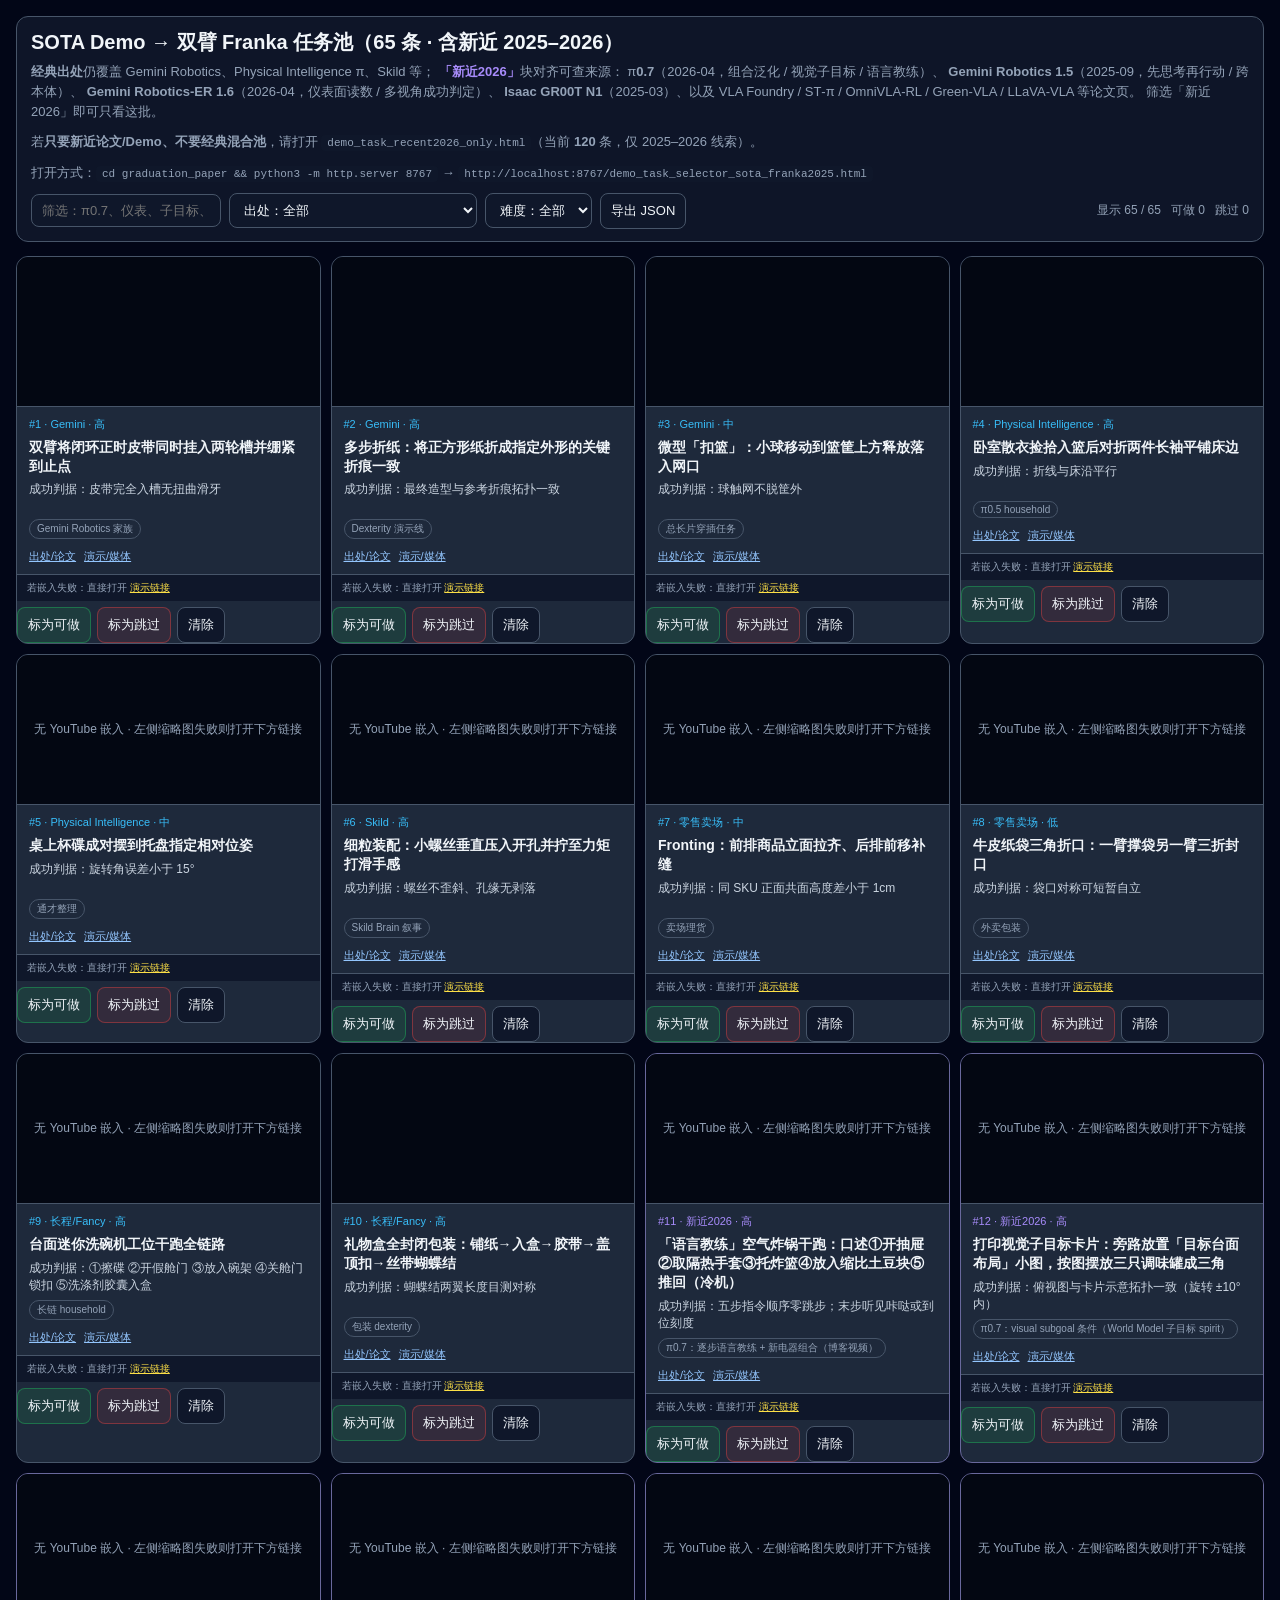
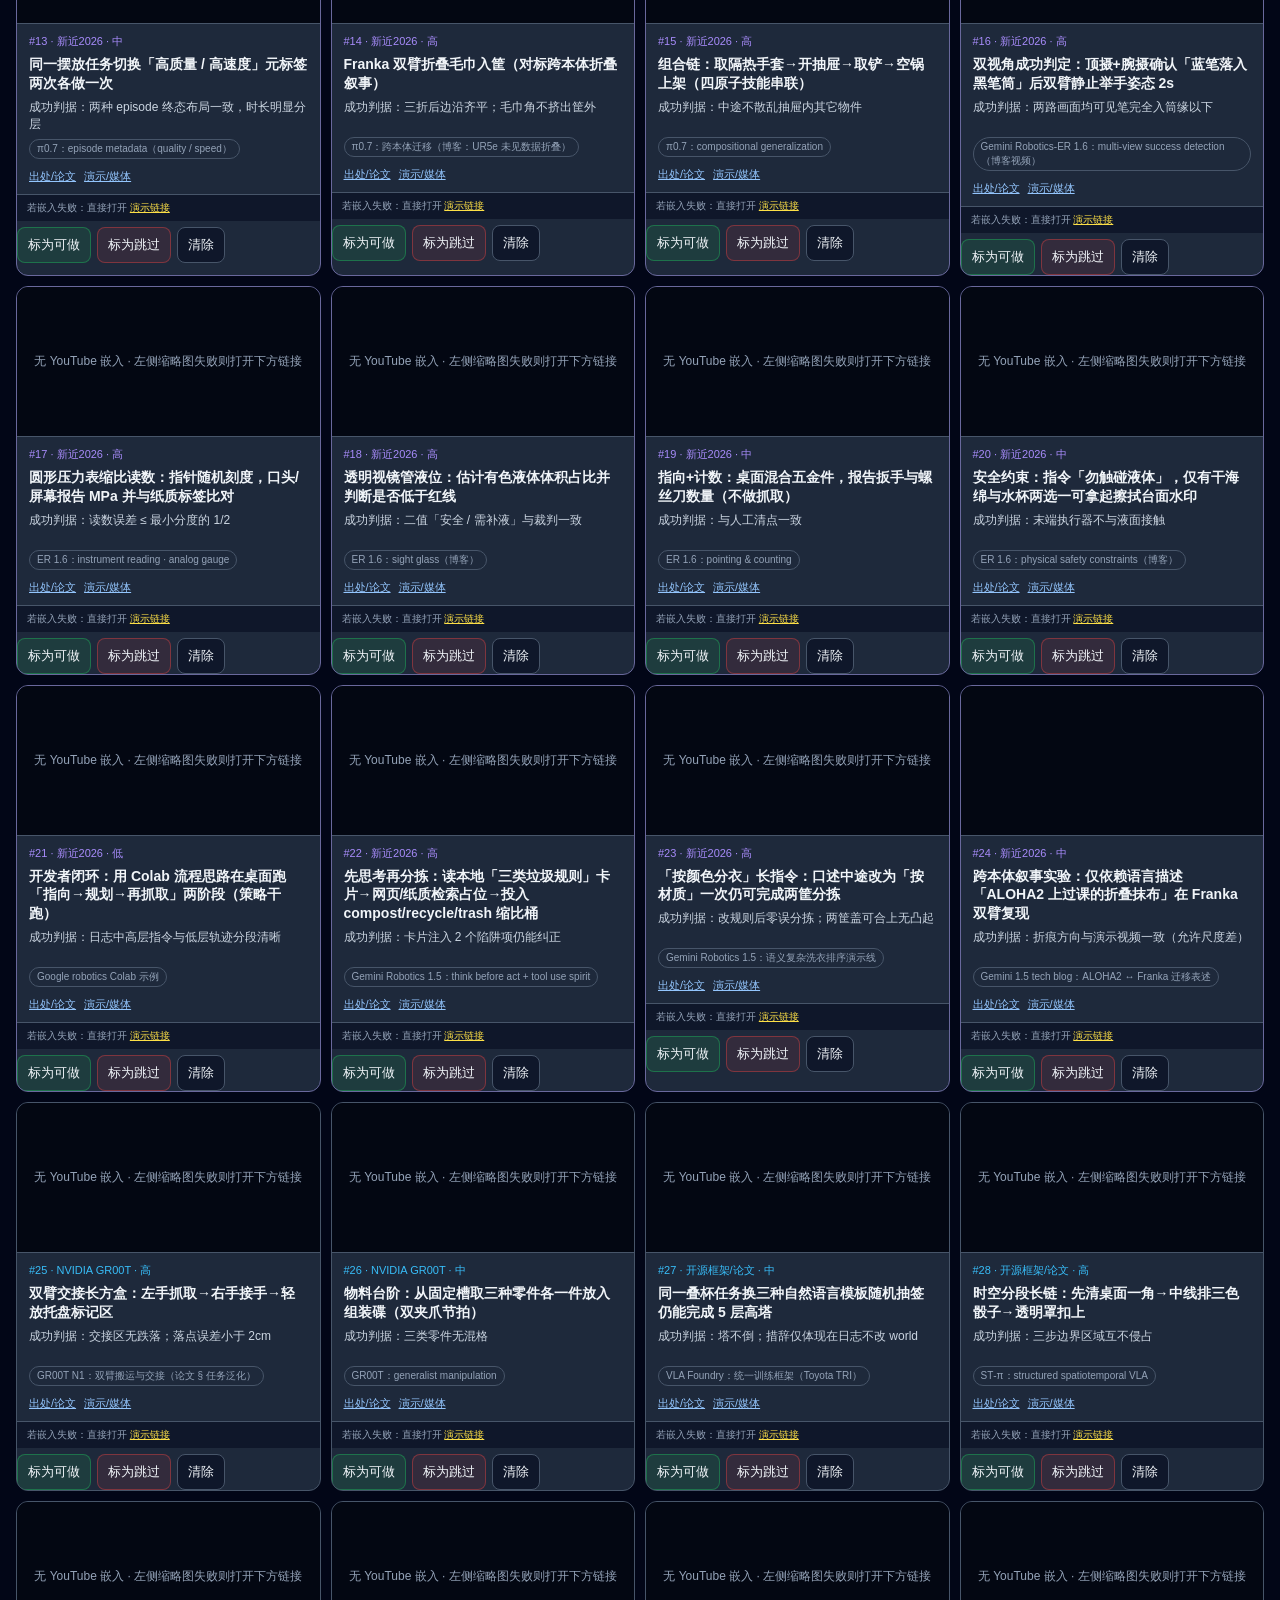
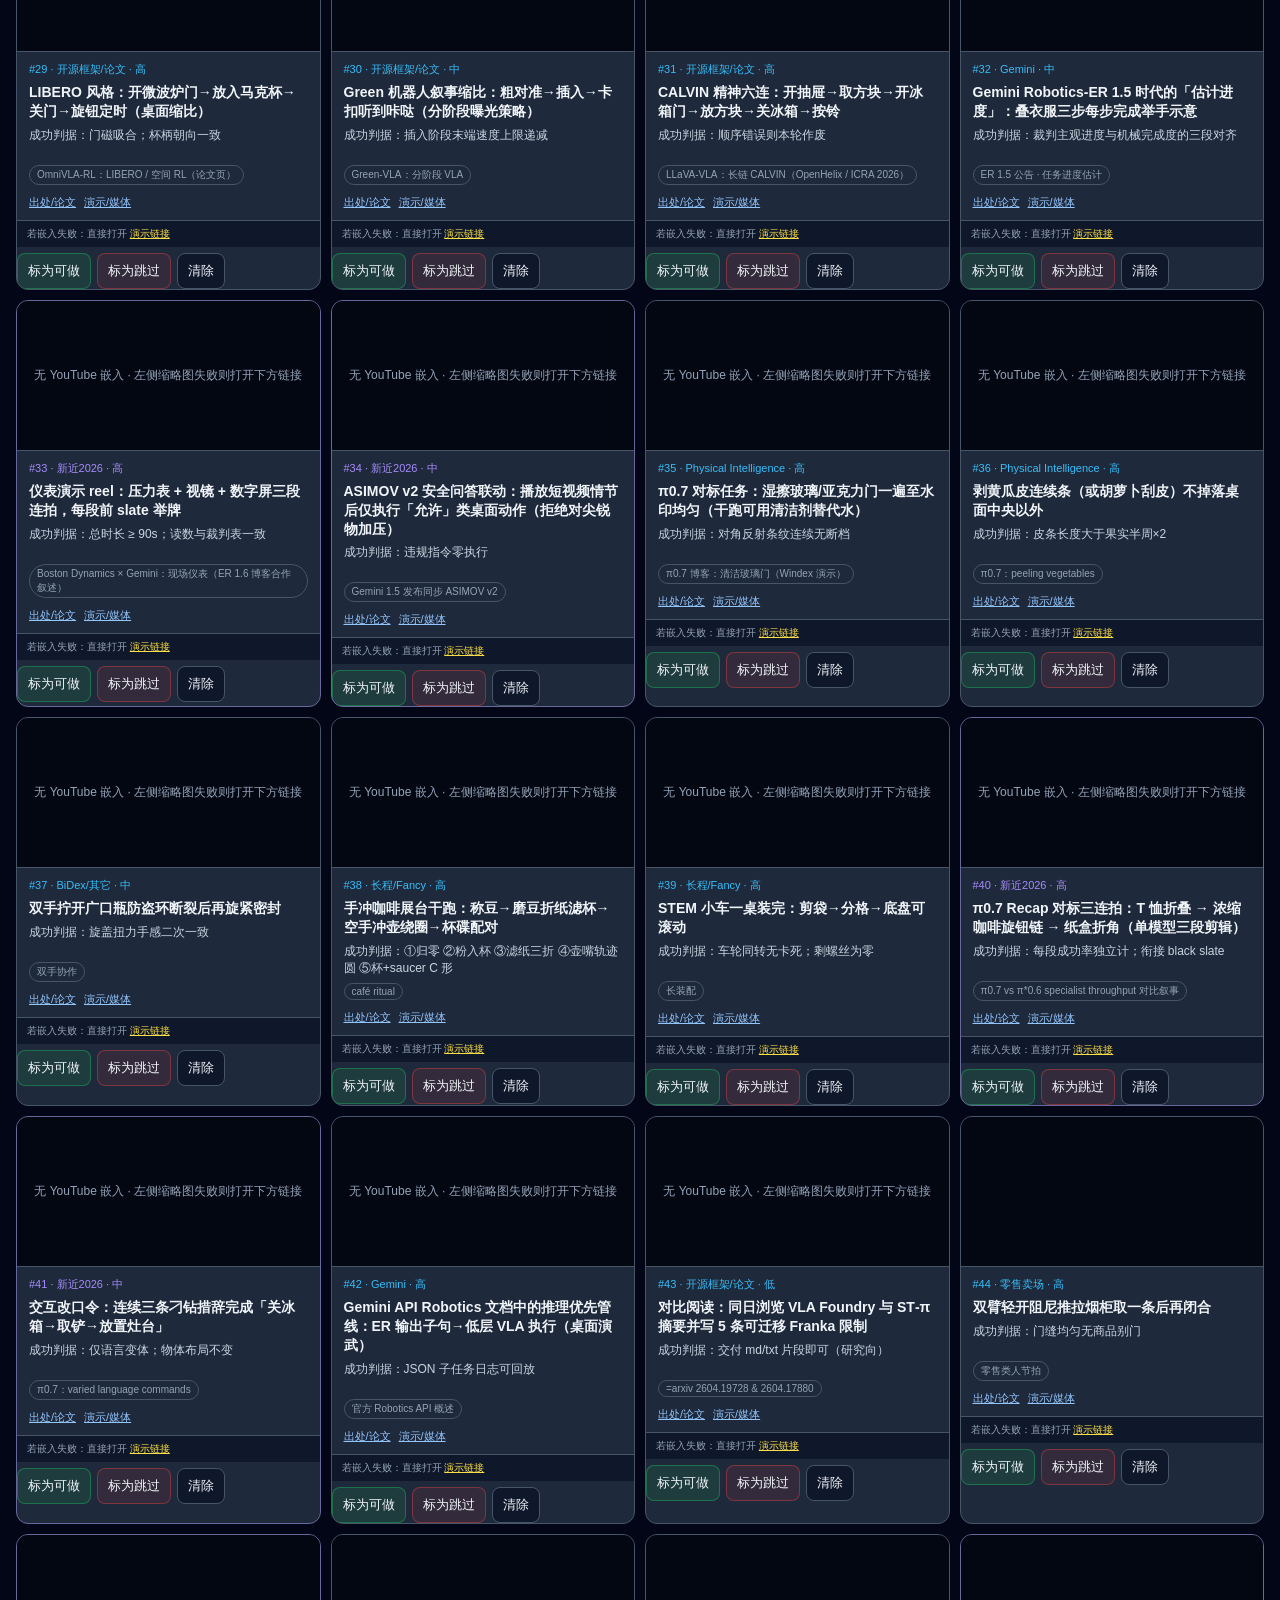
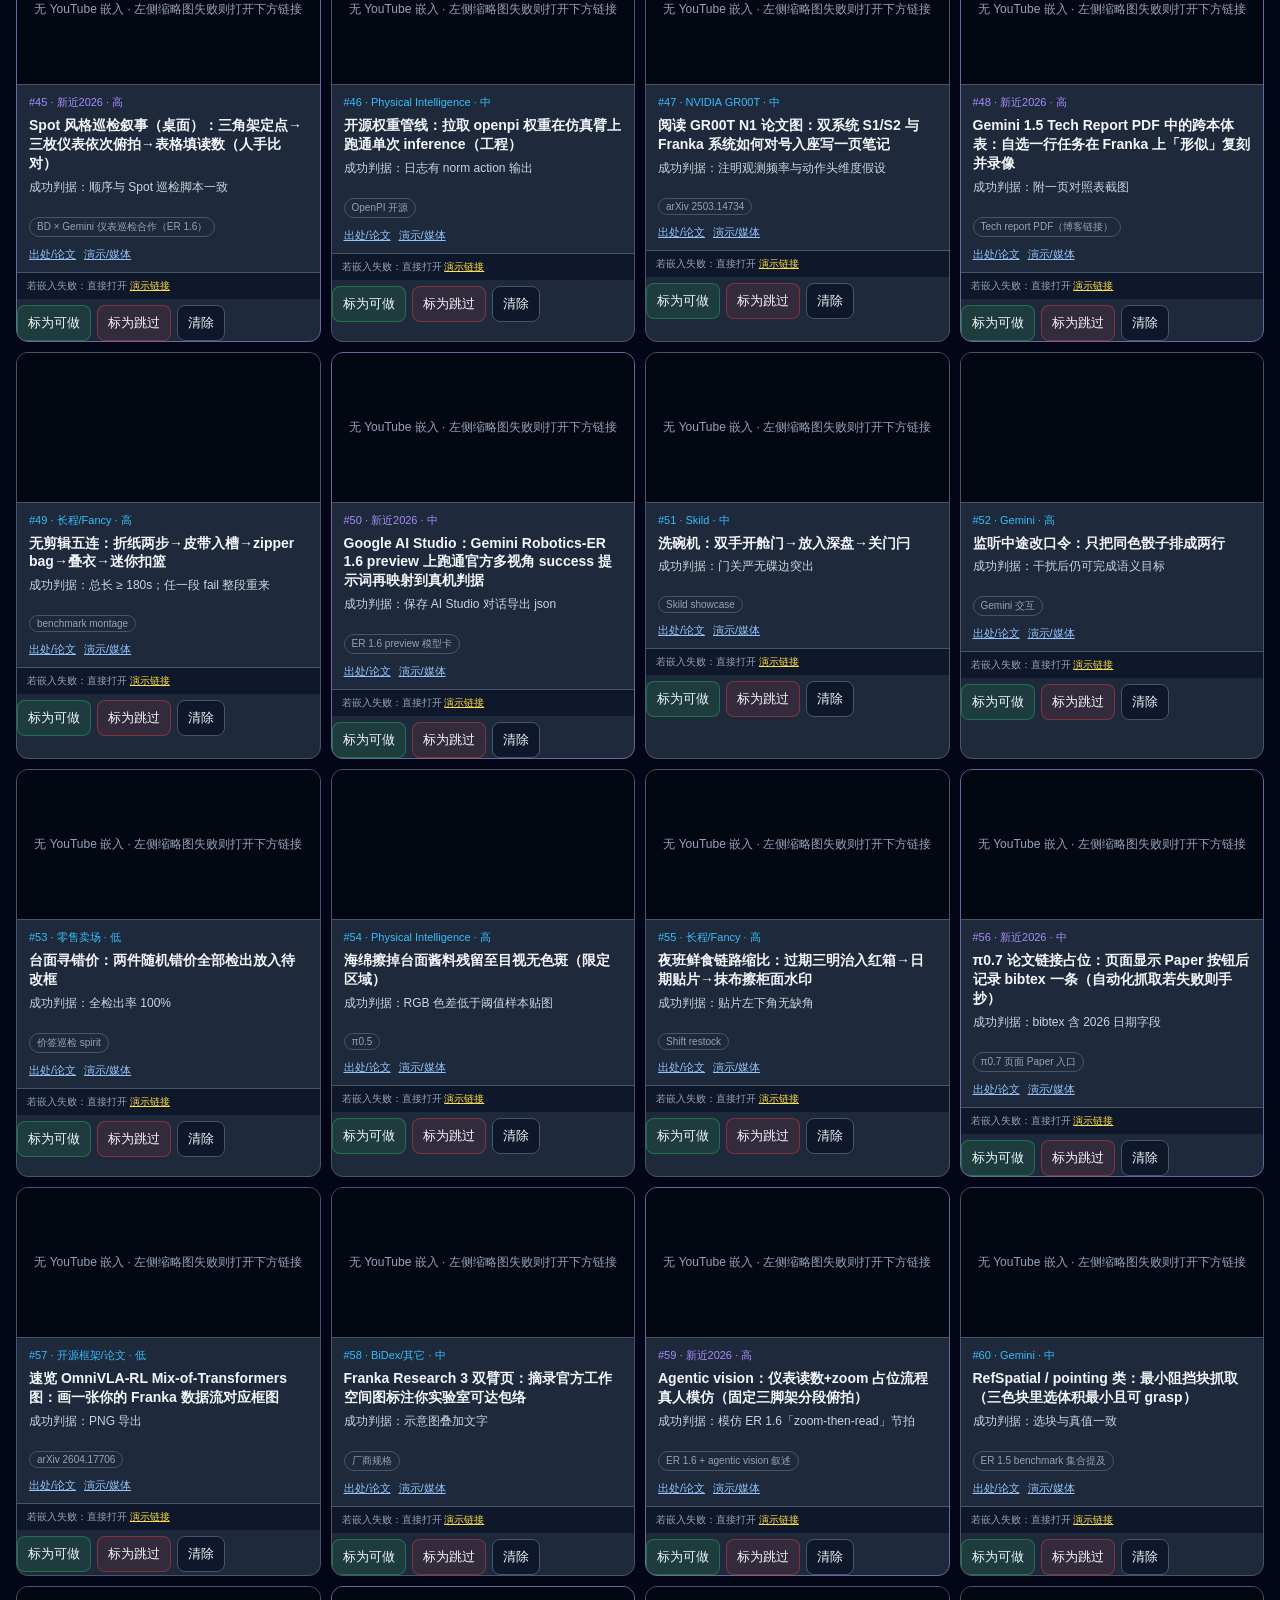
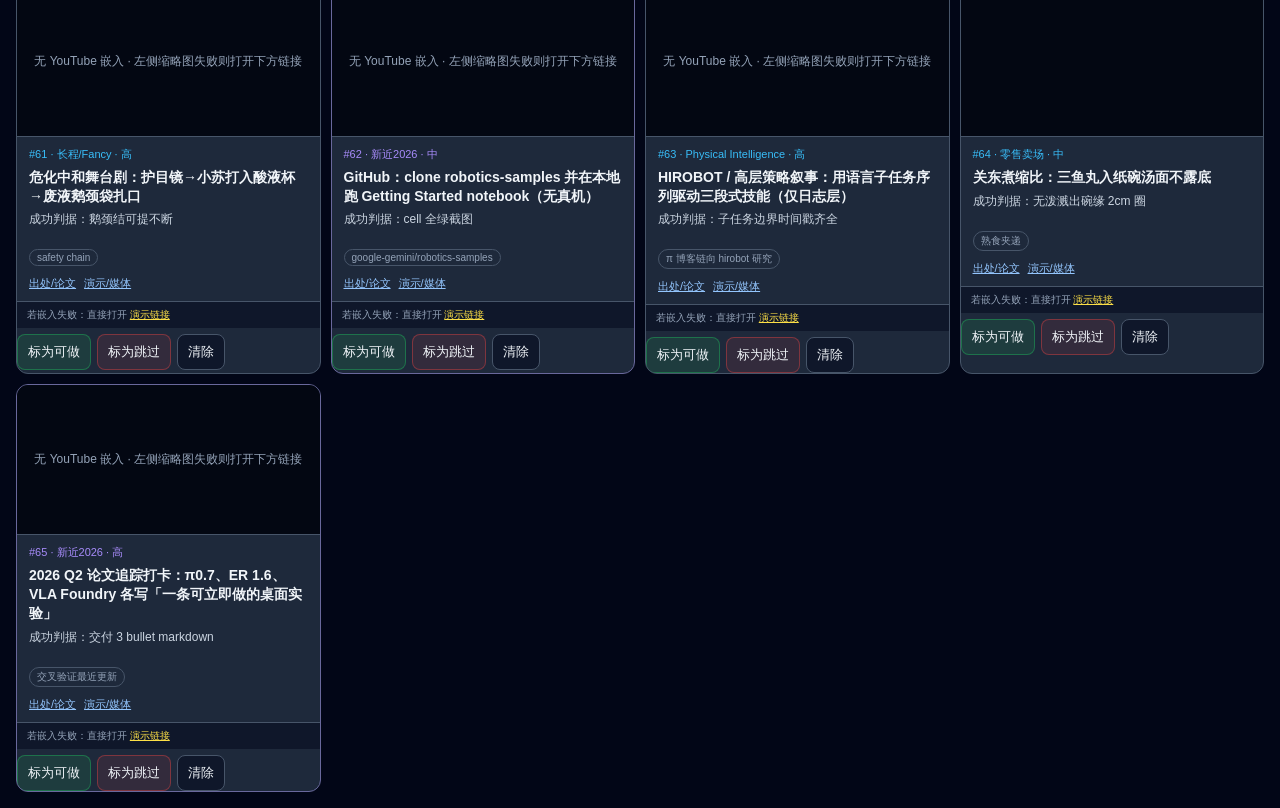
<file: graduation_paper/demo_task_selector_sota_franka2025.html>
<!doctype html>
<html lang="zh-CN">
<head>
  <meta charset="UTF-8" />
  <meta name="viewport" content="width=device-width, initial-scale=1.0" />
  <title>SOTA + 新近论文/Demo · 双臂 Franka 任务池</title>
  <style>
    :root { --card: #1e293b; --line: #475569; --text: #f1f5f9; --muted: #94a3b8; --accent: #38bdf8; --ok:#22c55e; --bad:#ef4444; --panel:#0f172a; --new:#a78bfa; }
    * { box-sizing: border-box; }
    body { margin: 0; font-family: ui-sans-serif, "PingFang SC", sans-serif; background: #020617; color: var(--text); }
    .wrap { max-width: 1380px; margin: 0 auto; padding: 16px; }
    .top { position: sticky; top: 0; z-index: 10; background: rgba(15,23,42,.95); backdrop-filter: blur(10px); border: 1px solid var(--line); border-radius: 12px; padding: 12px 14px; margin-bottom: 14px; }
    h1 { margin: 0 0 6px; font-size: 20px; }
    .sub { margin: 0 0 10px; color: var(--muted); font-size: 13px; line-height: 1.55; }
    code { background: #0f172a; padding: 2px 6px; border-radius: 4px; font-size: 11px; }
    .toolbar { display: flex; flex-wrap: wrap; gap: 8px; align-items: center; margin-top: 8px; }
    input, select, button { border: 1px solid var(--line); background: var(--panel); color: var(--text); border-radius: 8px; padding: 8px 10px; font-size: 13px; }
    button { cursor: pointer; }
    .stat { margin-left: auto; font-size: 12px; color: var(--muted); display: flex; gap: 10px; }
    .grid { display: grid; grid-template-columns: repeat(auto-fill, minmax(300px,1fr)); gap: 10px; }
    .card { border: 1px solid var(--line); border-radius: 12px; background: var(--card); overflow: hidden; display: flex; flex-direction: column; }
    .card.newest { border-color: color-mix(in srgb, var(--new) 35%, var(--line)); }
    .media { height: 150px; background: #030712; border-bottom: 1px solid var(--line); display: flex; align-items: center; justify-content: center; color: var(--muted); font-size: 12px; }
    .media iframe, .media img { width: 100%; height: 100%; border: 0; object-fit: cover; }
    .body { padding: 10px 12px; display: grid; gap: 6px; }
    .tag { font-size: 11px; color: var(--accent); }
    .tag.new { color: var(--new); }
    .task { font-size: 14px; font-weight: 600; line-height: 1.35; }
    .desc { font-size: 12px; color: #cbd5e1; min-height: 32px; }
    .pills { display: flex; flex-wrap: wrap; gap: 4px; }
    .pill { font-size: 10px; border: 1px solid var(--line); border-radius: 999px; padding: 2px 7px; color: var(--muted); }
    .linkrow { display: flex; flex-wrap: wrap; gap: 8px; margin-top: 4px; }
    .linkrow a { color: #93c5fd; font-size: 11px; }
    .fallback { padding: 6px 10px; background: #0f172a; border-top: 1px solid var(--line); font-size: 10px; color: var(--muted); word-break: break-all; }
    .fallback a { color: #fde047; }
    .actions { display: flex; gap: 6px; margin-top: 6px; }
    .yes { border-color: color-mix(in srgb,var(--ok) 40%,transparent); background: rgba(34,197,94,.12); }
    .no { border-color: color-mix(in srgb,var(--bad) 40%,transparent); background: rgba(239,68,68,.1); }
  </style>
</head>
<body>
  <div class="wrap">
    <div class="top">
      <h1>SOTA Demo → 双臂 Franka 任务池（65 条 · 含新近 2025–2026）</h1>
      <p class="sub">
        <strong>经典出处</strong>仍覆盖 Gemini Robotics、Physical Intelligence π、Skild 等；
        <strong style="color:var(--new)">「新近2026」</strong>块对齐可查来源：
        π<strong>0.7</strong>（2026-04，组合泛化 / 视觉子目标 / 语言教练）、
        <strong>Gemini Robotics 1.5</strong>（2025-09，先思考再行动 / 跨本体）、
        <strong>Gemini Robotics‑ER 1.6</strong>（2026-04，仪表面读数 / 多视角成功判定）、
        <strong>Isaac GR00T N1</strong>（2025-03）、以及 VLA Foundry / ST‑π / OmniVLA‑RL / Green‑VLA / LLaVA‑VLA 等论文页。
        筛选「新近2026」即可只看这批。
      </p>
      <p class="sub">若<strong>只要新近论文/Demo、不要经典混合池</strong>，请打开 <code>demo_task_recent2026_only.html</code>（当前 <strong>120</strong> 条，仅 2025–2026 线索）。</p>
      <p class="sub">打开方式：<code>cd graduation_paper &amp;&amp; python3 -m http.server 8767</code> → <code>http://localhost:8767/demo_task_selector_sota_franka2025.html</code></p>
      <div class="toolbar">
        <input id="q" placeholder="筛选：π0.7、仪表、子目标、垃圾分类、GR00T…" />
        <select id="corp">
          <option value="all">出处：全部</option>
          <option value="新近2026">★ 新近论文 / Demo（2025–2026）</option>
          <option value="长程/Fancy">长程 / Fancy 链路</option>
          <option value="零售卖场">零售 / 卖场</option>
          <option value="Gemini">Gemini Robotics / ER</option>
          <option value="Physical Intelligence">Physical Intelligence π</option>
          <option value="NVIDIA GR00T">NVIDIA Isaac GR00T</option>
          <option value="Skild">Skild AI</option>
          <option value="开源框架/论文">开源框架 · arXiv</option>
          <option value="BiDex/其它">BiDex / 其它</option>
        </select>
        <select id="diff">
          <option value="all">难度：全部</option>
          <option value="高">高</option>
          <option value="中">中</option>
          <option value="低">低</option>
        </select>
        <button type="button" id="export">导出 JSON</button>
        <div class="stat"><span id="c-all"></span><span id="c-y"></span><span id="c-n"></span></div>
      </div>
    </div>
    <div id="grid" class="grid"></div>
  </div>
  <script>
    const KEY = "franka_sota2026_pick_v1";

    const tasks = [
      { id:1, corp:"Gemini", diff:"高", title:"双臂将闭环正时皮带同时挂入两轮槽并绷紧到止点", demo:"皮带完全入槽无扭曲滑牙", evid:"Gemini Robotics 家族", src:"https://deepmind.google/discover/blog/gemini-robotics-brings-ai-into-the-physical-world/", vid:"https://www.youtube.com/watch?v=2AAFiuEP7iE" },
      { id:2, corp:"Gemini", diff:"高", title:"多步折纸：将正方形纸折成指定外形的关键折痕一致", demo:"最终造型与参考折痕拓扑一致", evid:"Dexterity 演示线", src:"https://arxiv.org/abs/2503.20020", vid:"https://www.youtube.com/watch?v=gg9AYgtYoNs" },
      { id:3, corp:"Gemini", diff:"中", title:"微型「扣篮」：小球移动到篮筐上方释放落入网口", demo:"球触网不脱筐外", evid:"总长片穿插任务", src:"https://arxiv.org/abs/2503.20020", vid:"https://www.youtube.com/watch?v=4MvGnmmP3c0" },
      { id:4, corp:"Physical Intelligence", diff:"高", title:"卧室散衣捡拾入篮后对折两件长袖平铺床边", demo:"折线与床沿平行", evid:"π0.5 household", src:"https://www.physicalintelligence.company/blog/pi05", vid:"https://www.youtube.com/watch?v=s2tHYYkHKUY" },
      { id:5, corp:"Physical Intelligence", diff:"中", title:"桌上杯碟成对摆到托盘指定相对位姿", demo:"旋转角误差小于 15°", evid:"通才整理", src:"https://www.pi.website/blog/openpi", vid:"https://www.pi.website/blog/openpi" },
      { id:6, corp:"Skild", diff:"高", title:"细粒装配：小螺丝垂直压入开孔并拧至力矩打滑手感", demo:"螺丝不歪斜、孔缘无剥落", evid:"Skild Brain 叙事", src:"https://www.skild.ai/blogs/building-the-general-purpose-robotic-brain", vid:"https://www.skild.ai/blogs/building-the-general-purpose-robotic-brain" },
      { id:7, corp:"零售卖场", diff:"中", title:"Fronting：前排商品立面拉齐、后排前移补缝", demo:"同 SKU 正面共面高度差小于 1cm", evid:"卖场理货", src:"https://simberobotics.com/", vid:"https://simberobotics.com/" },
      { id:8, corp:"零售卖场", diff:"低", title:"牛皮纸袋三角折口：一臂撑袋另一臂三折封口", demo:"袋口对称可短暂自立", evid:"外卖包装", src:"https://www.artlybaristabot.com/demo", vid:"https://www.artlybaristabot.com/demo" },
      { id:9, corp:"长程/Fancy", diff:"高", title:"台面迷你洗碗机工位干跑全链路", demo:"①擦碟 ②开假舱门 ③放入碗架 ④关舱门锁扣 ⑤洗涤剂胶囊入盒", evid:"长链 household", src:"https://www.figure.ai/news/helix-02", vid:"https://www.figure.ai/news/helix-02" },
      { id:10, corp:"长程/Fancy", diff:"高", title:"礼物盒全封闭包装：铺纸→入盒→胶带→盖顶扣→丝带蝴蝶结", demo:"蝴蝶结两翼长度目测对称", evid:"包装 dexterity", src:"https://www.youtube.com/watch?v=x-exzZ-CIUw", vid:"https://www.youtube.com/watch?v=x-exzZ-CIUw" },

      { id:11, corp:"新近2026", diff:"高", title:"「语言教练」空气炸锅干跑：口述①开抽屉②取隔热手套③托炸篮④放入缩比土豆块⑤推回（冷机）", demo:"五步指令顺序零跳步；末步听见咔哒或到位刻度", evid:"π0.7：逐步语言教练 + 新电器组合（博客视频）", src:"https://www.pi.website/blog/pi07", vid:"https://www.pi.website/blog/pi07" },
      { id:12, corp:"新近2026", diff:"高", title:"打印视觉子目标卡片：旁路放置「目标台面布局」小图，按图摆放三只调味罐成三角", demo:"俯视图与卡片示意拓扑一致（旋转 ±10° 内）", evid:"π0.7：visual subgoal 条件（World Model 子目标 spirit）", src:"https://www.pi.website/blog/pi07", vid:"https://www.pi.website/blog/pi07" },
      { id:13, corp:"新近2026", diff:"中", title:"同一摆放任务切换「高质量 / 高速度」元标签两次各做一次", demo:"两种 episode 终态布局一致，时长明显分层", evid:"π0.7：episode metadata（quality / speed）", src:"https://www.pi.website/blog/pi07", vid:"https://www.pi.website/blog/pi07" },
      { id:14, corp:"新近2026", diff:"高", title:"Franka 双臂折叠毛巾入筐（对标跨本体折叠叙事）", demo:"三折后边沿齐平；毛巾角不挤出筐外", evid:"π0.7：跨本体迁移（博客：UR5e 未见数据折叠）", src:"https://www.pi.website/blog/pi07", vid:"https://www.pi.website/blog/pi07" },
      { id:15, corp:"新近2026", diff:"高", title:"组合链：取隔热手套→开抽屉→取铲→空锅上架（四原子技能串联）", demo:"中途不散乱抽屉内其它物件", evid:"π0.7：compositional generalization", src:"https://www.pi.website/blog/pi07", vid:"https://www.pi.website/blog/pi07" },

      { id:16, corp:"新近2026", diff:"高", title:"双视角成功判定：顶摄+腕摄确认「蓝笔落入黑笔筒」后双臂静止举手姿态 2s", demo:"两路画面均可见笔完全入筒缘以下", evid:"Gemini Robotics‑ER 1.6：multi-view success detection（博客视频）", src:"https://deepmind.google/blog/gemini-robotics-er-1-6/", vid:"https://deepmind.google/blog/gemini-robotics-er-1-6/" },
      { id:17, corp:"新近2026", diff:"高", title:"圆形压力表缩比读数：指针随机刻度，口头/屏幕报告 MPa 并与纸质标签比对", demo:"读数误差 ≤ 最小分度的 1/2", evid:"ER 1.6：instrument reading · analog gauge", src:"https://deepmind.google/blog/gemini-robotics-er-1-6/", vid:"https://deepmind.google/blog/gemini-robotics-er-1-6/" },
      { id:18, corp:"新近2026", diff:"高", title:"透明视镜管液位：估计有色液体体积占比并判断是否低于红线", demo:"二值「安全 / 需补液」与裁判一致", evid:"ER 1.6：sight glass（博客）", src:"https://deepmind.google/blog/gemini-robotics-er-1-6/", vid:"https://deepmind.google/blog/gemini-robotics-er-1-6/" },
      { id:19, corp:"新近2026", diff:"中", title:"指向+计数：桌面混合五金件，报告扳手与螺丝刀数量（不做抓取）", demo:"与人工清点一致", evid:"ER 1.6：pointing & counting", src:"https://deepmind.google/blog/gemini-robotics-er-1-6/", vid:"https://deepmind.google/blog/gemini-robotics-er-1-6/" },
      { id:20, corp:"新近2026", diff:"中", title:"安全约束：指令「勿触碰液体」，仅有干海绵与水杯两选一可拿起擦拭台面水印", demo:"末端执行器不与液面接触", evid:"ER 1.6：physical safety constraints（博客）", src:"https://deepmind.google/blog/gemini-robotics-er-1-6/", vid:"https://deepmind.google/blog/gemini-robotics-er-1-6/" },
      { id:21, corp:"新近2026", diff:"低", title:"开发者闭环：用 Colab 流程思路在桌面跑「指向→规划→再抓取」两阶段（策略干跑）", demo:"日志中高层指令与低层轨迹分段清晰", evid:"Google robotics Colab 示例", src:"https://github.com/google-gemini/robotics-samples/blob/main/Getting%20Started/gemini_robotics_er.ipynb", vid:"https://ai.google.dev/gemini-api/docs/robotics-overview" },

      { id:22, corp:"新近2026", diff:"高", title:"先思考再分拣：读本地「三类垃圾规则」卡片→网页/纸质检索占位→投入 compost/recycle/trash 缩比桶", demo:"卡片注入 2 个陷阱项仍能纠正", evid:"Gemini Robotics 1.5：think before act + tool use spirit", src:"https://deepmind.google/blog/gemini-robotics-15-brings-ai-agents-into-the-physical-world/", vid:"https://deepmind.google/blog/gemini-robotics-15-brings-ai-agents-into-the-physical-world/" },
      { id:23, corp:"新近2026", diff:"高", title:"「按颜色分衣」长指令：口述中途改为「按材质」一次仍可完成两筐分拣", demo:"改规则后零误分拣；两筐盖可合上无凸起", evid:"Gemini Robotics 1.5：语义复杂洗衣排序演示线", src:"https://deepmind.google/blog/gemini-robotics-15-brings-ai-agents-into-the-physical-world/", vid:"https://deepmind.google/blog/gemini-robotics-15-brings-ai-agents-into-the-physical-world/" },
      { id:24, corp:"新近2026", diff:"中", title:"跨本体叙事实验：仅依赖语言描述「ALOHA2 上过课的折叠抹布」在 Franka 双臂复现", demo:"折痕方向与演示视频一致（允许尺度差）", evid:"Gemini 1.5 tech blog：ALOHA2 ↔ Franka 迁移表述", src:"https://deepmind.google/blog/gemini-robotics-15-brings-ai-agents-into-the-physical-world/", vid:"https://www.youtube.com/watch?v=4MvGnmmP3c0" },

      { id:25, corp:"NVIDIA GR00T", diff:"高", title:"双臂交接长方盒：左手抓取→右手接手→轻放托盘标记区", demo:"交接区无跌落；落点误差小于 2cm", evid:"GR00T N1：双臂搬运与交接（论文 § 任务泛化）", src:"https://arxiv.org/abs/2503.14734", vid:"https://research.nvidia.com/publication/2025-03_nvidia-isaac-gr00t-n1-open-foundation-model-humanoid-robots" },
      { id:26, corp:"NVIDIA GR00T", diff:"中", title:"物料台阶：从固定槽取三种零件各一件放入组装碟（双夹爪节拍）", demo:"三类零件无混格", evid:"GR00T：generalist manipulation", src:"https://nvidianews.nvidia.com/news/nvidia-isaac-gr00t-n1-open-foundation-model-humanoid-robot-simulation-frameworks/", vid:"https://www.developer.nvidia.com/humanoid-robot-program" },

      { id:27, corp:"开源框架/论文", diff:"中", title:"同一叠杯任务换三种自然语言模板随机抽签仍能完成 5 层高塔", demo:"塔不倒；措辞仅体现在日志不改 world", evid:"VLA Foundry：统一训练框架（Toyota TRI）", src:"https://arxiv.org/abs/2604.19728", vid:"https://arxiv.org/abs/2604.19728" },
      { id:28, corp:"开源框架/论文", diff:"高", title:"时空分段长链：先清桌面一角→中线排三色骰子→透明罩扣上", demo:"三步边界区域互不侵占", evid:"ST‑π：structured spatiotemporal VLA", src:"https://arxiv.org/abs/2604.17880", vid:"https://arxiv.org/abs/2604.17880" },
      { id:29, corp:"开源框架/论文", diff:"高", title:"LIBERO 风格：开微波炉门→放入马克杯→关门→旋钮定时（桌面缩比）", demo:"门磁吸合；杯柄朝向一致", evid:"OmniVLA‑RL：LIBERO / 空间 RL（论文页）", src:"https://arxiv.org/abs/2604.17706", vid:"https://arxiv.org/abs/2604.17706" },
      { id:30, corp:"开源框架/论文", diff:"中", title:"Green 机器人叙事缩比：粗对准→插入→卡扣听到咔哒（分阶段曝光策略）", demo:"插入阶段末端速度上限递减", evid:"Green‑VLA：分阶段 VLA", src:"https://greenvla.github.io/", vid:"https://greenvla.github.io/" },
      { id:31, corp:"开源框架/论文", diff:"高", title:"CALVIN 精神六连：开抽屉→取方块→开冰箱门→放方块→关冰箱→按铃", demo:"顺序错误则本轮作废", evid:"LLaVA‑VLA：长链 CALVIN（OpenHelix / ICRA 2026）", src:"https://github.com/OpenHelix-Team/LLaVA-VLA", vid:"https://github.com/OpenHelix-Team/LLaVA-VLA" },

      { id:32, corp:"Gemini", diff:"中", title:"Gemini Robotics‑ER 1.5 时代的「估计进度」：叠衣服三步每步完成举手示意", demo:"裁判主观进度与机械完成度的三段对齐", evid:"ER 1.5 公告 · 任务进度估计", src:"https://developers.googleblog.com/en/building-the-next-generation-of-physical-agents-with-gemini-robotics-er-1-5/", vid:"https://deepmind.google/blog/gemini-robotics-15-brings-ai-agents-into-the-physical-world/" },

      { id:33, corp:"新近2026", diff:"高", title:"仪表演示 reel：压力表 + 视镜 + 数字屏三段连拍，每段前 slate 举牌", demo:"总时长 ≥ 90s；读数与裁判表一致", evid:"Boston Dynamics × Gemini：现场仪表（ER 1.6 博客合作叙述）", src:"https://bostondynamics.com/blog/aivi-learning-now-powered-google-gemini-robotics/", vid:"https://deepmind.google/blog/gemini-robotics-er-1-6/" },
      { id:34, corp:"新近2026", diff:"中", title:"ASIMOV v2 安全问答联动：播放短视频情节后仅执行「允许」类桌面动作（拒绝对尖锐物加压）", demo:"违规指令零执行", evid:"Gemini 1.5 发布同步 ASIMOV v2", src:"http://asimov-benchmark.github.io/v2/", vid:"https://deepmind.google/blog/gemini-robotics-15-brings-ai-agents-into-the-physical-world/" },

      { id:35, corp:"Physical Intelligence", diff:"高", title:"π0.7 对标任务：湿擦玻璃/亚克力门一遍至水印均匀（干跑可用清洁剂替代水）", demo:"对角反射条纹连续无断档", evid:"π0.7 博客：清洁玻璃门（Windex 演示）", src:"https://www.pi.website/blog/pi07", vid:"https://www.pi.website/blog/pi07" },
      { id:36, corp:"Physical Intelligence", diff:"高", title:"剥黄瓜皮连续条（或胡萝卜刮皮）不掉落桌面中央以外", demo:"皮条长度大于果实半周×2", evid:"π0.7：peeling vegetables", src:"https://www.pi.website/blog/pi07", vid:"https://www.pi.website/blog/pi07" },

      { id:37, corp:"BiDex/其它", diff:"中", title:"双手拧开广口瓶防盗环断裂后再旋紧密封", demo:"旋盖扭力手感二次一致", evid:"双手协作", src:"https://franka.de/fr3-duo", vid:"https://franka.de/fr3-duo" },

      { id:38, corp:"长程/Fancy", diff:"高", title:"手冲咖啡展台干跑：称豆→磨豆折纸滤杯→空手冲壶绕圈→杯碟配对", demo:"①归零 ②粉入杯 ③滤纸三折 ④壶嘴轨迹圆 ⑤杯+saucer C 形", evid:"café ritual", src:"https://www.artlybaristabot.com/demo", vid:"https://www.artlybaristabot.com/demo" },
      { id:39, corp:"长程/Fancy", diff:"高", title:"STEM 小车一桌装完：剪袋→分格→底盘可滚动", evid:"长装配", demo:"车轮同转无卡死；剩螺丝为零", src:"https://clvrai.github.io/furniture-bench/", vid:"https://clvrai.github.io/furniture-bench/" },

      { id:40, corp:"新近2026", diff:"高", title:"π0.7 Recap 对标三连拍：T 恤折叠 → 浓缩咖啡旋钮链 → 纸盒折角（单模型三段剪辑）", demo:"每段成功率独立计；衔接 black slate", evid:"π0.7 vs π*0.6 specialist throughput 对比叙事", src:"https://www.pi.website/blog/pistar06", vid:"https://www.pi.website/blog/pi07" },
      { id:41, corp:"新近2026", diff:"中", title:"交互改口令：连续三条刁钻措辞完成「关冰箱→取铲→放置灶台」", demo:"仅语言变体；物体布局不变", evid:"π0.7：varied language commands", src:"https://www.pi.website/blog/pi07", vid:"https://www.pi.website/blog/pi07" },

      { id:42, corp:"Gemini", diff:"高", title:"Gemini API Robotics 文档中的推理优先管线：ER 输出子句→低层 VLA 执行（桌面演武）", demo:"JSON 子任务日志可回放", evid:"官方 Robotics API 概述", src:"https://ai.google.dev/gemini-api/docs/robotics-overview", vid:"https://ai.google.dev/gemini-api/docs/robotics-overview" },

      { id:43, corp:"开源框架/论文", diff:"低", title:"对比阅读：同日浏览 VLA Foundry 与 ST‑π 摘要并写 5 条可迁移 Franka 限制", demo:"交付 md/txt 片段即可（研究向）", evid:"=arxiv 2604.19728 & 2604.17880", src:"https://arxiv.org/abs/2604.19728", vid:"https://arxiv.org/abs/2604.17880" },

      { id:44, corp:"零售卖场", diff:"高", title:"双臂轻开阻尼推拉烟柜取一条后再闭合", demo:"门缝均匀无商品别门", evid:"零售类人节拍", src:"https://arxiv.org/abs/2503.20020", vid:"https://www.youtube.com/watch?v=4MvGnmmP3c0" },

      { id:45, corp:"新近2026", diff:"高", title:"Spot 风格巡检叙事（桌面）：三角架定点→三枚仪表依次俯拍→表格填读数（人手比对）", demo:"顺序与 Spot 巡检脚本一致", evid:"BD × Gemini 仪表巡检合作（ER 1.6）", src:"https://bostondynamics.com/blog/aivi-learning-now-powered-google-gemini-robotics/", vid:"https://deepmind.google/blog/gemini-robotics-er-1-6/" },

      { id:46, corp:"Physical Intelligence", diff:"中", title:"开源权重管线：拉取 openpi 权重在仿真臂上跑通单次 inference（工程）", demo:"日志有 norm action 输出", evid:"OpenPI 开源", src:"https://github.com/Physical-Intelligence/openpi", vid:"https://www.pi.website/blog/openpi" },

      { id:47, corp:"NVIDIA GR00T", diff:"中", title:"阅读 GR00T N1 论文图：双系统 S1/S2 与 Franka 系统如何对号入座写一页笔记", demo:"注明观测频率与动作头维度假设", evid:"arXiv 2503.14734", src:"https://arxiv.org/abs/2503.14734", vid:"https://arxiv.org/html/2503.14734v2" },

      { id:48, corp:"新近2026", diff:"高", title:"Gemini 1.5 Tech Report PDF 中的跨本体表：自选一行任务在 Franka 上「形似」复刻并录像", demo:"附一页对照表截图", evid:"Tech report PDF（博客链接）", src:"https://storage.googleapis.com/deepmind-media/gemini-robotics/Gemini-Robotics-1-5-Tech-Report.pdf", vid:"https://deepmind.google/blog/gemini-robotics-15-brings-ai-agents-into-the-physical-world/" },

      { id:49, corp:"长程/Fancy", diff:"高", title:"无剪辑五连：折纸两步→皮带入槽→zipper bag→叠衣→迷你扣篮", demo:"总长 ≥ 180s；任一段 fail 整段重来", evid:"benchmark montage", src:"https://arxiv.org/abs/2503.20020", vid:"https://www.youtube.com/watch?v=4MvGnmmP3c0" },

      { id:50, corp:"新近2026", diff:"中", title:"Google AI Studio：Gemini Robotics‑ER 1.6 preview 上跑通官方多视角 success 提示词再映射到真机判据", demo:"保存 AI Studio 对话导出 json", evid:"ER 1.6 preview 模型卡", src:"https://aistudio.google.com/prompts/new_chat?model=gemini-robotics-er-1.6-preview", vid:"https://deepmind.google/blog/gemini-robotics-er-1-6/" },

      { id:51, corp:"Skild", diff:"中", title:"洗碗机：双手开舱门→放入深盘→关门闩", demo:"门关严无碟边突出", evid:"Skild showcase", src:"https://www.skild.ai/blogs/building-the-general-purpose-robotic-brain", vid:"https://www.rockingrobots.com/video-skild-ai-shows-performance-of-its-general-purpose-robot-brain/" },

      { id:52, corp:"Gemini", diff:"高", title:"监听中途改口令：只把同色骰子排成两行", demo:"干扰后仍可完成语义目标", evid:"Gemini 交互", src:"https://deepmind.google/discover/blog/gemini-robotics-brings-ai-into-the-physical-world/", vid:"https://www.youtube.com/watch?v=4MvGnmmP3c0" },

      { id:53, corp:"零售卖场", diff:"低", title:"台面寻错价：两件随机错价全部检出放入待改框", demo:"全检出率 100%", evid:"价签巡检 spirit", src:"https://simberobotics.com/", vid:"https://simberobotics.com/" },

      { id:54, corp:"Physical Intelligence", diff:"高", title:"海绵擦掉台面酱料残留至目视无色斑（限定区域）", demo:"RGB 色差低于阈值样本贴图", evid:"π0.5", src:"https://arxiv.org/abs/2504.16054", vid:"https://www.youtube.com/watch?v=s2tHYYkHKUY" },

      { id:55, corp:"长程/Fancy", diff:"高", title:"夜班鲜食链路缩比：过期三明治入红箱→日期贴片→抹布擦柜面水印", demo:"贴片左下角无缺角", evid:"Shift restock", src:"https://english.kyodonews.net/articles/-/60709", vid:"https://english.kyodonews.net/articles/-/60709" },

      { id:56, corp:"新近2026", diff:"中", title:"π0.7 论文链接占位：页面显示 Paper 按钮后记录 bibtex 一条（自动化抓取若失败则手抄）", demo:"bibtex 含 2026 日期字段", evid:"π0.7 页面 Paper 入口", src:"https://www.pi.website/blog/pi07", vid:"https://www.pi.website/blog/pi07" },

      { id:57, corp:"开源框架/论文", diff:"低", title:"速览 OmniVLA‑RL Mix‑of‑Transformers 图：画一张你的 Franka 数据流对应框图", demo:"PNG 导出", evid:"arXiv 2604.17706", src:"https://arxiv.org/abs/2604.17706", vid:"https://arxiv.org/abs/2604.17706" },

      { id:58, corp:"BiDex/其它", diff:"中", title:"Franka Research 3 双臂页：摘录官方工作空间图标注你实验室可达包络", demo:"示意图叠加文字", evid:"厂商规格", src:"https://franka.de/franka-research-3-arm", vid:"https://franka.de/franka-research-3-arm" },

      { id:59, corp:"新近2026", diff:"高", title:"Agentic vision：仪表读数+zoom 占位流程真人模仿（固定三脚架分段俯拍）", demo:"模仿 ER 1.6「zoom‑then‑read」节拍", evid:"ER 1.6 + agentic vision 叙述", src:"https://blog.google/innovation-and-ai/technology/developers-tools/agentic-vision-gemini-3-flash/", vid:"https://deepmind.google/blog/gemini-robotics-er-1-6/" },

      { id:60, corp:"Gemini", diff:"中", title:"RefSpatial / pointing 类：最小阻挡块抓取（三色块里选体积最小且可 grasp）", demo:"选块与真值一致", evid:"ER 1.5 benchmark 集合提及", src:"https://storage.googleapis.com/deepmind-media/gemini-robotics/Gemini-Robotics-1-5-Tech-Report.pdf", vid:"https://deepmind.google/blog/gemini-robotics-15-brings-ai-agents-into-the-physical-world/" },

      { id:61, corp:"长程/Fancy", diff:"高", title:"危化中和舞台剧：护目镜→小苏打入酸液杯→废液鹅颈袋扎口", demo:"鹅颈结可提不断", evid:"safety chain", src:"http://asimov-benchmark.github.io/v2/", vid:"https://deepmind.google/blog/gemini-robotics-er-1-6/" },

      { id:62, corp:"新近2026", diff:"中", title:"GitHub：clone robotics-samples 并在本地跑 Getting Started notebook（无真机）", demo:"cell 全绿截图", evid:"google-gemini/robotics-samples", src:"https://github.com/google-gemini/robotics-samples", vid:"https://github.com/google-gemini/robotics-samples" },

      { id:63, corp:"Physical Intelligence", diff:"高", title:"HIROBOT / 高层策略叙事：用语言子任务序列驱动三段式技能（仅日志层）", demo:"子任务边界时间戳齐全", evid:"π 博客链向 hirobot 研究", src:"https://www.pi.website/research/hirobot", vid:"https://www.pi.website/blog/pi07" },

      { id:64, corp:"零售卖场", diff:"中", title:"关东煮缩比：三鱼丸入纸碗汤面不露底", demo:"无泼溅出碗缘 2cm 圈", evid:"熟食夹递", src:"https://www.youtube.com/watch?v=9AofrJJaS8U", vid:"https://www.youtube.com/watch?v=9AofrJJaS8U" },

      { id:65, corp:"新近2026", diff:"高", title:"2026 Q2 论文追踪打卡：π0.7、ER 1.6、VLA Foundry 各写「一条可立即做的桌面实验」", demo:"交付 3  bullet markdown", evid:"交叉验证最近更新", src:"https://arxiv.org/abs/2604.19728", vid:"https://www.pi.website/blog/pi07" }
    ];

    const marks = JSON.parse(localStorage.getItem(KEY) || "{}");

    function toEmbed(u){
      let m = u.match(/youtube\.com\/watch\?v=([\w-]+)/) || u.match(/youtu\.be\/([\w-]+)/);
      if (!m) m = u.match(/youtube\.com\/shorts\/([\w-]+)/);
      return m ? "https://www.youtube.com/embed/" + m[1] : null;
    }
    function shot(u){ return "https://image.thum.io/get/width/1200/noanimate/" + u; }

    function matchCorp(t,corp){
      if (corp==="all") return true;
      return t.corp === corp;
    }

    function doRender(){
      const q = document.getElementById("q").value.trim().toLowerCase();
      const corp = document.getElementById("corp").value;
      const df = document.getElementById("diff").value;
      const grid = document.getElementById("grid");
      grid.innerHTML = "";
      let y=0,n=0,u=0;
      for (const t of tasks){
        if (!matchCorp(t,corp)) continue;
        if (df!=="all" && t.diff!==df) continue;
        const hay = (t.title+" "+t.demo+" "+t.evid+" "+t.corp).toLowerCase();
        if (q && !hay.includes(q)) continue;
        const pick = marks[t.id];
        if (pick==="y") y++; else if (pick==="n") n++; else u++;
        const embed = toEmbed(t.vid);
        const card = document.createElement("div");
        card.className = "card" + (t.corp==="新近2026" ? " newest" : "");
        const media = document.createElement("div");
        media.className = "media";
        if (embed){
          const iframe = document.createElement("iframe");
          iframe.src = embed;
          iframe.title = "video";
          iframe.loading = "lazy";
          media.appendChild(iframe);
        } else {
          const img = document.createElement("img");
          img.src = shot(t.vid);
          img.alt = "";
          img.loading = "lazy";
          img.onerror = function(){ this.replaceWith(document.createTextNode("无 YouTube 嵌入 · 左侧缩略图失败则打开下方链接")); };
          media.appendChild(img);
        }
        const body = document.createElement("div");
        body.className = "body";
        const tag = document.createElement("div");
        tag.className = "tag" + (t.corp==="新近2026" ? " new" : "");
        tag.textContent = "#"+t.id+" · "+t.corp+" · "+t.diff;
        const task = document.createElement("div");
        task.className = "task";
        task.textContent = t.title;
        const desc = document.createElement("div");
        desc.className = "desc";
        desc.textContent = "成功判据："+t.demo;
        const pills = document.createElement("div");
        pills.className = "pills";
        const p1 = document.createElement("span");
        p1.className = "pill";
        p1.textContent = t.evid;
        pills.appendChild(p1);
        const linkrow = document.createElement("div");
        linkrow.className = "linkrow";
        const a1 = document.createElement("a");
        a1.href = t.src;
        a1.target = "_blank";
        a1.rel = "noopener";
        a1.textContent = "出处/论文";
        const a2 = document.createElement("a");
        a2.href = t.vid;
        a2.target = "_blank";
        a2.rel = "noopener";
        a2.textContent = "演示/媒体";
        linkrow.appendChild(a1);
        linkrow.appendChild(a2);
        const fallback = document.createElement("div");
        fallback.className = "fallback";
        fallback.innerHTML = "若嵌入失败：直接打开 <a href=\""+t.vid+"\" target=\"_blank\" rel=\"noopener\">演示链接</a>";
        const actions = document.createElement("div");
        actions.className = "actions";
        const bY = document.createElement("button");
        bY.type = "button";
        bY.className = "yes";
        bY.textContent = pick==="y" ? "✅ 可做" : "标为可做";
        bY.onclick = ()=>{ marks[t.id]="y"; localStorage.setItem(KEY, JSON.stringify(marks)); doRender(); };
        const bN = document.createElement("button");
        bN.type = "button";
        bN.className = "no";
        bN.textContent = pick==="n" ? "❌ 跳过" : "标为跳过";
        bN.onclick = ()=>{ marks[t.id]="n"; localStorage.setItem(KEY, JSON.stringify(marks)); doRender(); };
        const bC = document.createElement("button");
        bC.type = "button";
        bC.textContent = "清除";
        bC.onclick = ()=>{ delete marks[t.id]; localStorage.setItem(KEY, JSON.stringify(marks)); doRender(); };
        actions.appendChild(bY);
        actions.appendChild(bN);
        actions.appendChild(bC);
        body.appendChild(tag);
        body.appendChild(task);
        body.appendChild(desc);
        body.appendChild(pills);
        body.appendChild(linkrow);
        card.appendChild(media);
        card.appendChild(body);
        card.appendChild(fallback);
        card.appendChild(actions);
        grid.appendChild(card);
      }
      document.getElementById("c-all").textContent = "显示 "+(y+n+u)+" / "+tasks.length;
      document.getElementById("c-y").textContent = "可做 "+y;
      document.getElementById("c-n").textContent = "跳过 "+n;
    }

    document.getElementById("q").addEventListener("input", doRender);
    document.getElementById("corp").addEventListener("change", doRender);
    document.getElementById("diff").addEventListener("change", doRender);
    document.getElementById("export").addEventListener("click", ()=>{
      const blob = new Blob([JSON.stringify({ key: KEY, marks }, null, 2)], { type:"application/json" });
      const a = document.createElement("a");
      a.href = URL.createObjectURL(blob);
      a.download = "franka_task_marks.json";
      a.click();
      URL.revokeObjectURL(a.href);
    });

    doRender();
  </script>
</body>
</html>
</file>
